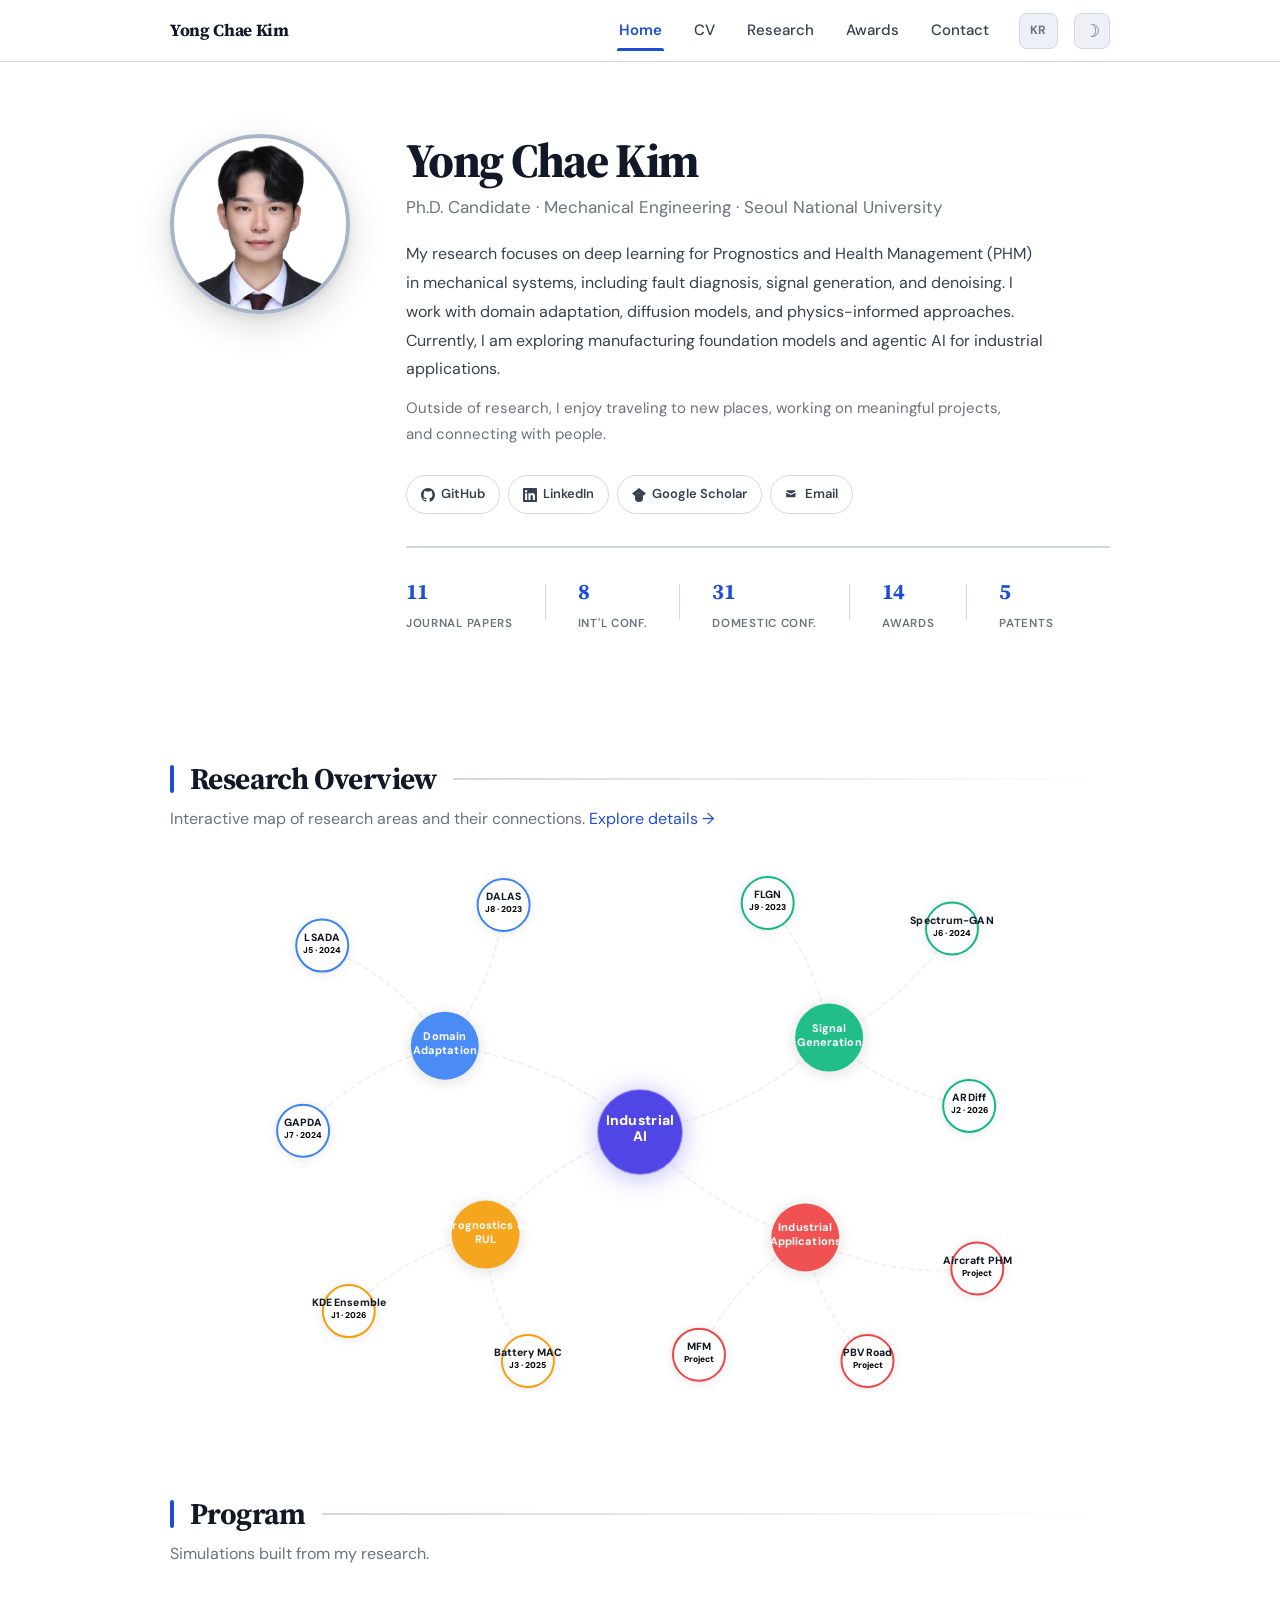
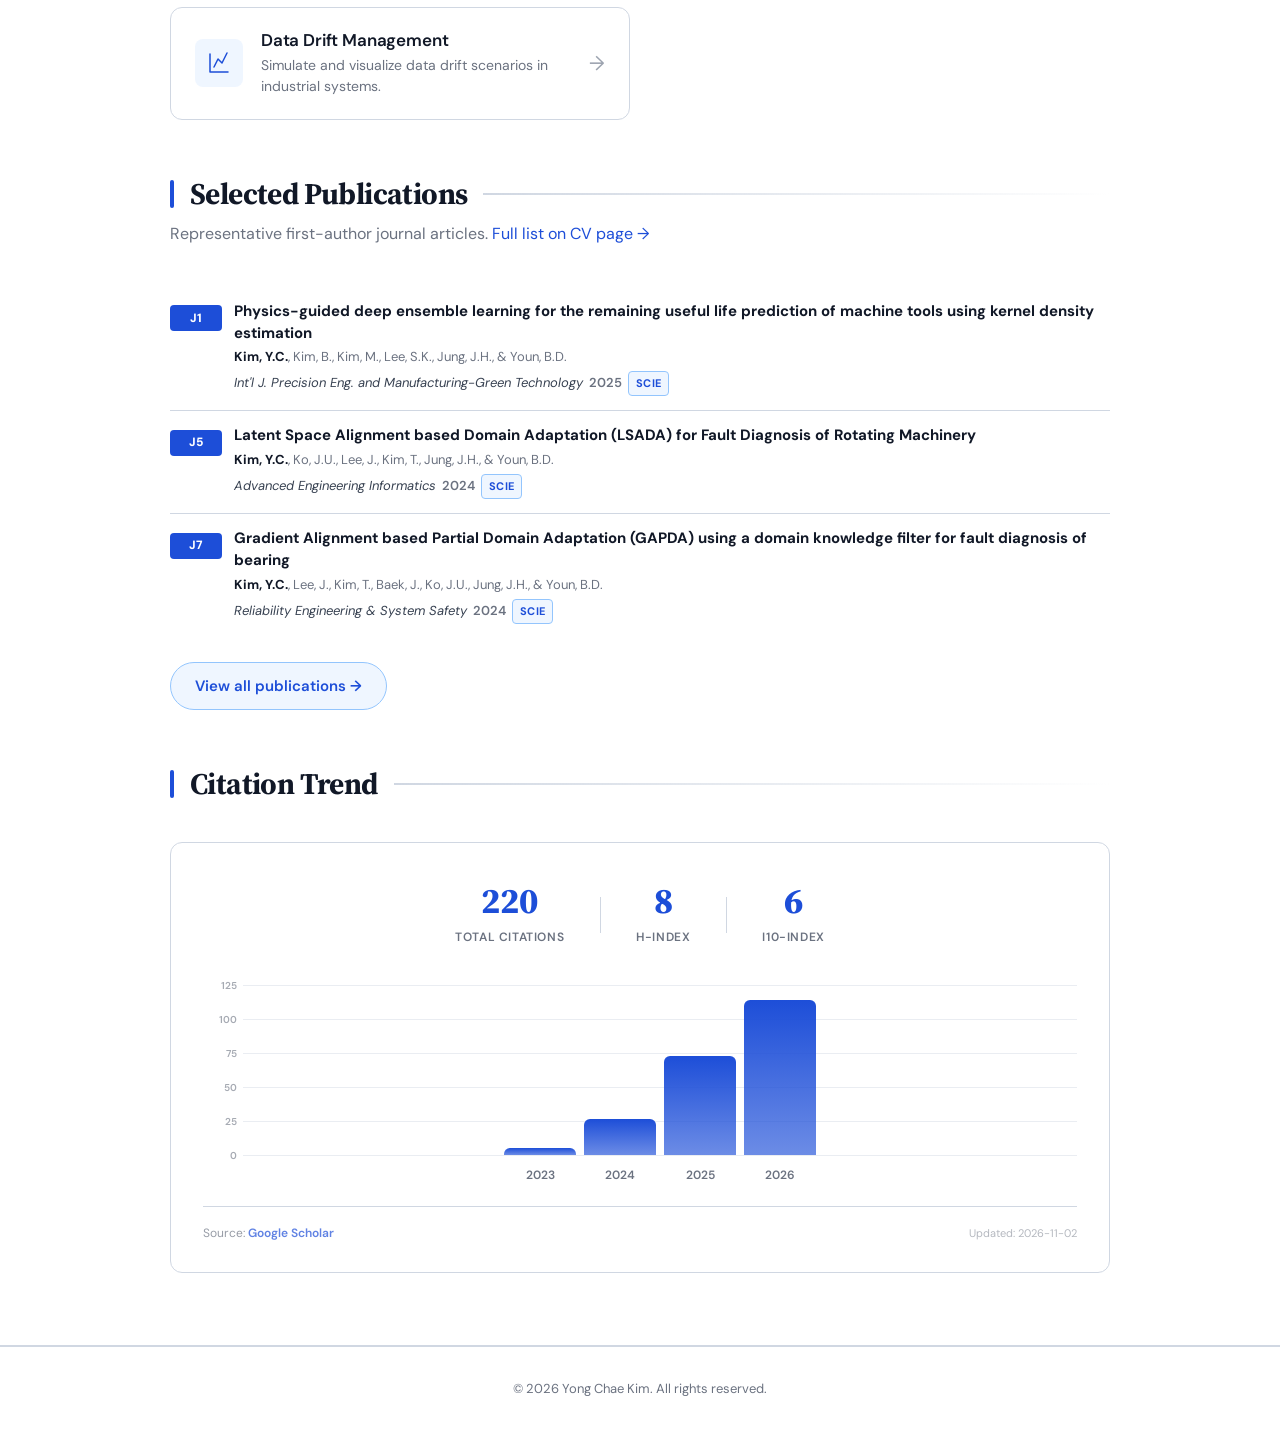
<file: index.html>
<!DOCTYPE html>
<html lang="en">
<head>
  <meta charset="UTF-8" />
  <meta name="viewport" content="width=device-width, initial-scale=1.0" />
  <meta name="google-site-verification" content="7yTsStuvCyZmAsUFYWviUglcWdcN8LbZcW2mOUUfMdM" />
  <title>Yong Chae Kim | Ph.D. Candidate, SNU</title>
  <meta name="description" content="Yong Chae Kim - Ph.D. Candidate in Mechanical Engineering at Seoul National University. Research on deep learning for fault diagnosis, domain adaptation, and signal generation." />
  <!-- Open Graph -->
  <meta property="og:title" content="Yong Chae Kim | Ph.D. Candidate, SNU" />
  <meta property="og:description" content="Ph.D. Candidate in Mechanical Engineering at Seoul National University. Deep learning for fault diagnosis, domain adaptation, and signal generation." />
  <meta property="og:type" content="website" />
  <meta property="og:url" content="https://yongchae.com/" />
  <meta property="og:image" content="https://yongchae.com/images/og-thumbnail.png" />
  <meta property="og:locale" content="en_US" />
  <meta property="og:locale:alternate" content="ko_KR" />
  <meta name="twitter:card" content="summary" />
  <meta name="twitter:title" content="Yong Chae Kim | Ph.D. Candidate, SNU" />
  <meta name="twitter:description" content="Deep learning for fault diagnosis, domain adaptation, and signal generation." />
  <meta name="twitter:image" content="https://yongchae.com/images/og-thumbnail.png" />
  <!-- hreflang -->
  <link rel="alternate" hreflang="en" href="https://yongchae.com/" />
  <link rel="alternate" hreflang="ko" href="https://yongchae.com/ko/" />
  <link rel="canonical" href="https://yongchae.com/" />
  <link rel="preconnect" href="https://fonts.googleapis.com" />
  <link rel="preconnect" href="https://fonts.gstatic.com" crossorigin />
  <link href="https://fonts.googleapis.com/css2?family=DM+Sans:wght@400;500;600;700;800&family=Source+Serif+4:wght@400;600;700;800&display=swap" rel="stylesheet" />
  <link rel="icon" type="image/svg+xml" href="favicon.svg" />
  <link rel="stylesheet" href="css/style.css?v=4" />
</head>
<body>

  <!-- ============================================================
       NAVIGATION
       ============================================================ -->
  <nav class="site-nav">
    <div class="nav-inner">
      <a href="/" class="nav-brand">Yong Chae Kim</a>
      <div class="nav-links">
        <a href="/"    data-page="index">Home</a>
        <a href="cv.html"       data-page="cv">CV</a>
        <a href="research.html" data-page="research">Research</a>
        <a href="awards.html"   data-page="awards">Awards</a>
        <a href="contact.html"  data-page="contact">Contact</a>
      </div>
      <a href="/ko/" class="lang-toggle" aria-label="Switch to Korean">KR</a>
      <button id="themeToggle" class="theme-toggle" aria-label="Switch to dark mode">&#9789;</button>
      <button id="navToggle" class="hamburger" aria-label="Toggle menu">
        <span></span><span></span><span></span>
      </button>
    </div>
  </nav>

  <!-- Mobile menu drawer -->
  <div class="mobile-menu" id="mobileMenu">
    <a href="/"    data-page="index">Home</a>
    <a href="cv.html"       data-page="cv">CV</a>
    <a href="research.html" data-page="research">Research</a>
    <a href="awards.html"   data-page="awards">Awards</a>
    <a href="contact.html"  data-page="contact">Contact</a>
    <button class="mobile-theme-toggle" id="mobileThemeToggle" aria-label="Toggle theme"><span class="theme-icon">&#9789;</span> Dark Mode</button>
  </div>

  <!-- ============================================================
       HERO
       ============================================================ -->
  <section class="hero">
    <div class="hero-inner">

      <!-- Profile photo -->
      <div class="hero-image-wrap">
        <img
          class="hero-image"
          id="heroProfileImage"
          src="images/profile/image.jpg"
          alt="Yong Chae Kim"
        />
      </div>

      <!-- Text column -->
      <div class="hero-content">
        <h1 class="hero-name">Yong Chae Kim</h1>
        <p class="hero-title">Ph.D. Candidate &middot; Mechanical Engineering &middot; Seoul National University</p>
        <p class="hero-bio">My research focuses on deep learning for Prognostics and Health Management (PHM) in mechanical systems, including fault diagnosis, signal generation, and denoising. I work with domain adaptation, diffusion models, and physics-informed approaches. Currently, I am exploring manufacturing foundation models and agentic AI for industrial applications.</p>
        <p class="hero-personal">Outside of research, I enjoy traveling to new places, working on meaningful projects, and connecting with people.</p>

        <!-- Social links -->
        <div class="social-links">
          <a href="https://github.com/97yong" class="social-link" target="_blank" rel="noopener" aria-label="GitHub">
            <svg viewBox="0 0 24 24" fill="currentColor">
              <path d="M12 0C5.374 0 0 5.373 0 12c0 5.302 3.438 9.8 8.207 11.387.599.111.793-.261.793-.577v-2.234c-3.338.726-4.033-1.416-4.033-1.416-.546-1.387-1.333-1.756-1.333-1.756-1.089-.745.083-.729.083-.729 1.205.084 1.839 1.237 1.839 1.237 1.07 1.834 2.807 1.304 3.492.997.107-.775.418-1.305.762-1.604-2.665-.305-5.467-1.334-5.467-5.931 0-1.311.469-2.381 1.236-3.221-.124-.303-.535-1.524.117-3.176 0 0 1.008-.322 3.301 1.23A11.509 11.509 0 0112 5.803c1.02.005 2.047.138 3.006.404 2.291-1.552 3.297-1.23 3.297-1.23.653 1.653.242 2.874.118 3.176.77.84 1.235 1.911 1.235 3.221 0 4.609-2.807 5.624-5.479 5.921.43.372.823 1.102.823 2.222v3.293c0 .319.192.694.801.576C20.566 21.797 24 17.3 24 12c0-6.627-5.373-12-12-12z"/>
            </svg>
            GitHub
          </a>
          <a href="https://www.linkedin.com/in/yong-chae-kim-89720b229" class="social-link" target="_blank" rel="noopener" aria-label="LinkedIn">
            <svg viewBox="0 0 24 24" fill="currentColor">
              <path d="M20.447 20.452h-3.554v-5.569c0-1.328-.027-3.037-1.852-3.037-1.853 0-2.136 1.445-2.136 2.939v5.667H9.351V9h3.414v1.561h.046c.477-.9 1.637-1.85 3.37-1.85 3.601 0 4.267 2.37 4.267 5.455v6.286zM5.337 7.433a2.062 2.062 0 01-2.063-2.065 2.064 2.064 0 112.063 2.065zm1.782 13.019H3.555V9h3.564v11.452zM22.225 0H1.771C.792 0 0 .774 0 1.729v20.542C0 23.227.792 24 1.771 24h20.451C23.2 24 24 23.227 24 22.271V1.729C24 .774 23.2 0 22.222 0h.003z"/>
            </svg>
            LinkedIn
          </a>
          <a href="https://scholar.google.com/citations?user=qex9tLkAAAAJ&hl=ko&authuser=1" class="social-link" target="_blank" rel="noopener" aria-label="Google Scholar">
            <svg viewBox="0 0 24 24" fill="currentColor">
              <path d="M5.242 13.769L0 9.5 12 0l12 9.5-5.242 4.269C17.548 11.249 14.978 9.5 12 9.5c-2.977 0-5.548 1.748-6.758 4.269zM12 10a7 7 0 100 14 7 7 0 000-14z"/>
            </svg>
            Google Scholar
          </a>
          <a href="mailto:313nara@snu.ac.kr" class="social-link" aria-label="Email">
            <svg viewBox="0 0 24 24" fill="currentColor">
              <path d="M2.003 5.884L10 9.882l7.997-3.998A2 2 0 0016 4H4a2 2 0 00-1.997 1.884z"/>
              <path d="M18 8.118l-8 4-8-4V14a2 2 0 002 2h12a2 2 0 002-2V8.118z"/>
            </svg>
            Email
          </a>
        </div>

        <!-- Stats row (auto-populated from JSON) -->
        <div class="stats-row">
          <div class="stat-item">
            <span class="stat-num" id="statJournals">—</span>
            <span class="stat-label">Journal Papers</span>
          </div>
          <div class="stat-divider" aria-hidden="true"></div>
          <div class="stat-item">
            <span class="stat-num" id="statIntlConf">—</span>
            <span class="stat-label">Int'l Conf.</span>
          </div>
          <div class="stat-divider" aria-hidden="true"></div>
          <div class="stat-item">
            <span class="stat-num" id="statDomConf">—</span>
            <span class="stat-label">Domestic Conf.</span>
          </div>
          <div class="stat-divider" aria-hidden="true"></div>
          <div class="stat-item">
            <span class="stat-num" id="statAwards">—</span>
            <span class="stat-label">Awards</span>
          </div>
          <div class="stat-divider" aria-hidden="true"></div>
          <div class="stat-item">
            <span class="stat-num" id="statPatents">—</span>
            <span class="stat-label">Patents</span>
          </div>
        </div>

      </div><!-- /hero-content -->
    </div><!-- /hero-inner -->
  </section>

  <!-- ============================================================
       RESEARCH STRUCTURE GRAPH
       ============================================================ -->
  <section class="research-graph-section">
    <div class="page-container">
      <div class="section-header">
        <h2 class="section-title fade-in">Research Overview</h2>
        <p class="section-subtitle fade-in" data-delay="1">Interactive map of research areas and their connections. <a href="research.html">Explore details &rarr;</a></p>
      </div>
      <div class="research-graph-wrap fade-in" data-delay="2">
        <svg id="researchGraph" viewBox="0 0 900 520" preserveAspectRatio="xMidYMid meet"></svg>
      </div>
    </div>
  </section>

  <!-- ============================================================
       PROGRAM
       ============================================================ -->
  <section class="program-section">
    <div class="page-container">
      <div class="section-header">
        <h2 class="section-title fade-in">Program</h2>
        <p class="section-subtitle fade-in" data-delay="1">Simulations built from my research.</p>
      </div>
      <div class="program-grid fade-in" data-delay="2">
        <a href="https://97yong.github.io/simulation_data_drift/" class="program-card" target="_blank" rel="noopener">
          <div class="program-card-icon">
            <svg viewBox="0 0 24 24" fill="none" stroke="currentColor" stroke-width="1.5" stroke-linecap="round" stroke-linejoin="round">
              <path d="M3 3v18h18"/>
              <path d="M7 16l4-8 4 4 5-10"/>
            </svg>
          </div>
          <div class="program-card-body">
            <h3 class="program-card-title">Data Drift Management</h3>
            <p class="program-card-desc">Simulate and visualize data drift scenarios in industrial systems.</p>
          </div>
          <span class="program-card-arrow">&rarr;</span>
        </a>
      </div>
    </div>
  </section>

  <!-- ============================================================
       SELECTED PUBLICATIONS
       ============================================================ -->
  <main class="page-main" style="padding-top: 0; padding-bottom: 0;">
    <div class="page-container">

      <!-- Selected Publications -->
      <section style="margin-bottom: 56px;">
        <div class="section-header">
          <h2 class="section-title fade-in">Selected Publications</h2>
          <p class="section-subtitle fade-in" data-delay="1">Representative first-author journal articles. <a href="cv.html">Full list on CV page &rarr;</a></p>
        </div>

        <div class="pub-list">

          <!-- J1 -->
          <div class="pub-item fade-in">
            <div class="pub-id-col">
              <span class="pub-id">J1</span>
            </div>
            <div class="pub-content">
              <div class="pub-title">
                Physics-guided deep ensemble learning for the remaining useful life prediction of machine tools using kernel density estimation
              </div>
              <div class="pub-authors"><strong class="self">Kim, Y.C.</strong>, Kim, B., Kim, M., Lee, S.K., Jung, J.H., &amp; Youn, B.D.</div>
              <div class="pub-meta">
                <span class="pub-venue">Int'l J. Precision Eng. and Manufacturing-Green Technology</span>
                <span class="pub-year">2025</span>
                <span class="pill-index">SCIE</span>
              </div>
            </div>
          </div>

          <!-- J5 -->
          <div class="pub-item fade-in" data-delay="1">
            <div class="pub-id-col">
              <span class="pub-id">J5</span>
            </div>
            <div class="pub-content">
              <div class="pub-title">
                Latent Space Alignment based Domain Adaptation (LSADA) for Fault Diagnosis of Rotating Machinery
              </div>
              <div class="pub-authors"><strong class="self">Kim, Y.C.</strong>, Ko, J.U., Lee, J., Kim, T., Jung, J.H., &amp; Youn, B.D.</div>
              <div class="pub-meta">
                <span class="pub-venue">Advanced Engineering Informatics</span>
                <span class="pub-year">2024</span>
                <span class="pill-index">SCIE</span>
              </div>
            </div>
          </div>

          <!-- J7 -->
          <div class="pub-item fade-in" data-delay="2">
            <div class="pub-id-col">
              <span class="pub-id">J7</span>
            </div>
            <div class="pub-content">
              <div class="pub-title">
                Gradient Alignment based Partial Domain Adaptation (GAPDA) using a domain knowledge filter for fault diagnosis of bearing
              </div>
              <div class="pub-authors"><strong class="self">Kim, Y.C.</strong>, Lee, J., Kim, T., Baek, J., Ko, J.U., Jung, J.H., &amp; Youn, B.D.</div>
              <div class="pub-meta">
                <span class="pub-venue">Reliability Engineering &amp; System Safety</span>
                <span class="pub-year">2024</span>
                <span class="pill-index">SCIE</span>
              </div>
            </div>
          </div>

        </div><!-- /pub-list -->

        <div style="margin-top: 24px;">
          <a href="cv.html" class="btn btn-outline">View all publications &rarr;</a>
        </div>
      </section>

      <!-- ============================================================
           CITATION TREND CHART
           ============================================================ -->
      <section class="citation-section" style="margin-bottom: 56px;">
        <div class="section-header">
          <h2 class="section-title fade-in">Citation Trend</h2>
        </div>
        <div class="citation-chart-wrap fade-in" data-delay="1">
          <div class="citation-stats">
            <div class="citation-stat">
              <span class="citation-stat-num" id="citTotal">—</span>
              <span class="citation-stat-label">Total Citations</span>
            </div>
            <div class="citation-stat">
              <span class="citation-stat-num" id="citHIndex">—</span>
              <span class="citation-stat-label">h-index</span>
            </div>
            <div class="citation-stat">
              <span class="citation-stat-num" id="citI10">—</span>
              <span class="citation-stat-label">i10-index</span>
            </div>
          </div>
          <div class="citation-chart-area">
            <div class="citation-grid-lines" id="citGridLines"></div>
            <div class="citation-chart" id="citationChart">
              <!-- Rendered by JS -->
            </div>
          </div>
          <div class="citation-footer">
            <p class="citation-source">Source: <a href="https://scholar.google.com/citations?user=qex9tLkAAAAJ" target="_blank" rel="noopener">Google Scholar</a></p>
            <span class="citation-updated" id="citUpdated"></span>
          </div>
        </div>
      </section>

    </div><!-- /page-container -->
  </main>


  <!-- ============================================================
       FOOTER
       ============================================================ -->
  <footer class="site-footer">
    <p>&copy; 2026 Yong Chae Kim. All rights reserved.</p>
  </footer>

  <script src="js/main.js?v=3"></script>
  <script>
    document.addEventListener('DOMContentLoaded', async () => {
      // Apply profile image adjustments from site.json
      try {
        const data = await loadJSON('data/site.json');
        const img = document.getElementById('heroProfileImage');
        if (img && data.profileImage) img.src = data.profileImage;
        if (img && data.profileImageAdjust) {
          const adj = data.profileImageAdjust;
          img.style.transformOrigin = (adj.posX ?? 50) + '% ' + (adj.posY ?? 50) + '%';
          if (adj.zoom && adj.zoom !== 100) {
            img.style.transform = 'scale(' + (adj.zoom / 100) + ')';
          }
        }
      } catch(e) {}

      // Auto-populate stats from JSON data
      try {
        const [pub, awards] = await Promise.all([
          loadJSON('data/publications.json'),
          loadJSON('data/awards.json')
        ]);
        const jCount = (pub.journals || []).length;
        const intlCount = (pub.conferences || []).length;
        const domCount = (pub.domesticConferences || []).length;
        const aCount = (awards.competitions || []).length;
        const pCount = (pub.patents ? (pub.patents.registered || []).length + (pub.patents.applications || []).length : 0);
        document.getElementById('statJournals').textContent = jCount;
        document.getElementById('statIntlConf').textContent = intlCount;
        document.getElementById('statDomConf').textContent = domCount;
        document.getElementById('statAwards').textContent = aCount;
        document.getElementById('statPatents').textContent = pCount;
      } catch(e) {}

      // Citation trend chart
      try {
        const cit = await loadJSON('data/citations.json');

        function animateCount(el, target) {
          var duration = 1200;
          var startTime = null;
          function step(ts) {
            if (!startTime) startTime = ts;
            var progress = Math.min((ts - startTime) / duration, 1);
            var ease = 1 - Math.pow(1 - progress, 3);
            el.textContent = Math.round(target * ease);
            if (progress < 1) requestAnimationFrame(step);
          }
          requestAnimationFrame(step);
        }

        const elTotal  = document.getElementById('citTotal');
        const elHIndex = document.getElementById('citHIndex');
        const elI10    = document.getElementById('citI10');
        if (elTotal)  animateCount(elTotal,  cit.totalCitations || 0);
        if (elHIndex) animateCount(elHIndex, cit.hIndex || 0);
        if (elI10)    animateCount(elI10,    cit.i10Index || 0);

        // Last updated
        const updEl = document.getElementById('citUpdated');
        if (updEl && cit.lastUpdated) {
          updEl.textContent = 'Updated: ' + cit.lastUpdated;
        }

        const chart = document.getElementById('citationChart');
        const gridLines = document.getElementById('citGridLines');
        const years = Object.keys(cit.citesPerYear || {}).sort();
        if (chart && years.length > 0) {
          const counts = years.map(y => cit.citesPerYear[y]);
          const maxCount = Math.max(...counts, 1);
          const chartHeight = chart.clientHeight || 200;

          // Draw horizontal grid lines at round intervals (10, 20, 30...)
          if (gridLines) {
            var interval = maxCount <= 50 ? 10 : maxCount <= 100 ? 20 : maxCount <= 200 ? 25 : 50;
            var gridMax = Math.ceil(maxCount / interval) * interval;
            for (var g = 0; g <= gridMax; g += interval) {
              var pct = (g / gridMax) * 100;
              var line = document.createElement('div');
              line.className = 'citation-grid-line';
              line.style.bottom = pct + '%';
              gridLines.appendChild(line);
              var label = document.createElement('div');
              label.className = 'citation-grid-label';
              label.style.bottom = pct + '%';
              label.textContent = g;
              gridLines.appendChild(label);
            }
          }

          // Use gridMax for bar height calculation
          var barMax = Math.ceil(maxCount / (maxCount <= 50 ? 10 : maxCount <= 100 ? 20 : maxCount <= 200 ? 25 : 50)) * (maxCount <= 50 ? 10 : maxCount <= 100 ? 20 : maxCount <= 200 ? 25 : 50);

          years.forEach(function(year, i) {
            const count = counts[i];
            const barHeight = barMax > 0 ? Math.max((count / barMax) * (chartHeight - 30), count > 0 ? 4 : 0) : 0;

            const group = document.createElement('div');
            group.className = 'citation-bar-group';

            const countEl = document.createElement('div');
            countEl.className = 'citation-bar-count';
            countEl.textContent = count;

            const bar = document.createElement('div');
            bar.className = 'citation-bar';
            bar.style.height = barHeight + 'px';
            bar.style.transitionDelay = (i * 0.12) + 's';

            const yearEl = document.createElement('div');
            yearEl.className = 'citation-bar-year';
            yearEl.textContent = year;

            group.appendChild(countEl);
            group.appendChild(bar);
            group.appendChild(yearEl);
            chart.appendChild(group);
          });

          // Animate bars + show counts when scrolled into view
          const observer = new IntersectionObserver(function(entries) {
            entries.forEach(function(entry) {
              if (entry.isIntersecting) {
                chart.querySelectorAll('.citation-bar').forEach(function(b) {
                  b.classList.add('animate');
                });
                setTimeout(function() {
                  chart.querySelectorAll('.citation-bar-count').forEach(function(c) {
                    c.classList.add('show');
                  });
                }, 600);
                observer.disconnect();
              }
            });
          }, { threshold: 0.2 });
          observer.observe(chart);
        }
      } catch(e) {}
    });
  </script>
  <script>
    // Interactive Force-Directed Research Graph
    document.addEventListener('DOMContentLoaded', function () {
      var svg = document.getElementById('researchGraph');
      if (!svg) return;
      var wrap = svg.closest('.research-graph-wrap');
      var W = 900, H = 520;

      // Category colors
      var colors = {
        center: '#4F46E5',
        da: '#3B82F6',
        sg: '#10B981',
        prog: '#F59E0B',
        app: '#EF4444'
      };

      // All nodes: { id, label, sub, x, y, r, type, branch, desc, fixed }
      var nodes = [
        { id: 'center', label: 'Industrial AI', x: 450, y: 260, r: 42, type: 'center', branch: 'center', fixed: true },
        // Domain Adaptation
        { id: 'da', label: 'Domain Adaptation', x: 200, y: 140, r: 34, type: 'branch', branch: 'da' },
        { id: 'lsada', label: 'LSADA', sub: 'J5 · 2024', x: 70, y: 60, r: 26, type: 'leaf', branch: 'da', desc: 'Latent Space Alignment Domain Adaptation for unsupervised fault diagnosis' },
        { id: 'gapda', label: 'GAPDA', sub: 'J7 · 2024', x: 80, y: 230, r: 26, type: 'leaf', branch: 'da', desc: 'Gradient Alignment Partial Domain Adaptation with domain knowledge filter' },
        { id: 'dalas', label: 'DALAS', sub: 'J8 · 2023', x: 200, y: 30, r: 26, type: 'leaf', branch: 'da', desc: 'Label-aligned sampling for imbalanced cross-domain fault diagnosis' },
        // Signal Generation
        { id: 'sg', label: 'Signal Generation', x: 700, y: 140, r: 34, type: 'branch', branch: 'sg' },
        { id: 'flgn', label: 'FLGN', sub: 'J9 · 2023', x: 700, y: 30, r: 26, type: 'leaf', branch: 'sg', desc: 'Frequency-learning generative network for variable-length vibration signals' },
        { id: 'gan', label: 'Spectrum-GAN', sub: 'J6 · 2024', x: 830, y: 60, r: 26, type: 'leaf', branch: 'sg', desc: 'Spectral loss & density-directionality sampling for fault signal generation' },
        { id: 'ardiff', label: 'ARDiff', sub: 'J2 · 2026', x: 830, y: 220, r: 26, type: 'leaf', branch: 'sg', desc: 'Adaptive reverse-step diffusion for unsupervised vibration denoising' },
        // Prognostics
        { id: 'prog', label: 'Prognostics & RUL', x: 260, y: 420, r: 34, type: 'branch', branch: 'prog' },
        { id: 'kde', label: 'KDE Ensemble', sub: 'J1 · 2026', x: 120, y: 470, r: 26, type: 'leaf', branch: 'prog', desc: 'Physics-guided transformer ensemble with KDE for tool remaining useful life' },
        { id: 'batt', label: 'Battery MAC', sub: 'J3 · 2025', x: 300, y: 490, r: 26, type: 'leaf', branch: 'prog', desc: 'Partial charge matrix framework for battery maximum available capacity' },
        // Industrial Applications
        { id: 'app', label: 'Industrial Applications', x: 640, y: 420, r: 34, type: 'branch', branch: 'app' },
        { id: 'mfm', label: 'MFM', sub: 'Project', x: 560, y: 490, r: 26, type: 'leaf', branch: 'app', desc: 'Large-scale multimodal foundation model for manufacturing data' },
        { id: 'pbv', label: 'PBV Road', sub: 'Project', x: 700, y: 490, r: 26, type: 'leaf', branch: 'app', desc: 'Deep learning for road diagnostics: anomaly detection & pothole identification' },
        { id: 'air', label: 'Aircraft PHM', sub: 'Project', x: 810, y: 460, r: 26, type: 'leaf', branch: 'app', desc: 'Flight data recorder analysis with autoencoder for engine anomaly detection' }
      ];

      // Edges: [sourceId, targetId]
      var edges = [
        ['center','da'],['center','sg'],['center','prog'],['center','app'],
        ['da','lsada'],['da','gapda'],['da','dalas'],
        ['sg','flgn'],['sg','gan'],['sg','ardiff'],
        ['prog','kde'],['prog','batt'],
        ['app','mfm'],['app','pbv'],['app','air']
      ];

      var nodeMap = {};
      nodes.forEach(function(n) { n.vx = 0; n.vy = 0; nodeMap[n.id] = n; });

      // SVG helper
      function el(tag, attrs) {
        var e = document.createElementNS('http://www.w3.org/2000/svg', tag);
        for (var k in attrs) e.setAttribute(k, attrs[k]);
        return e;
      }

      // Defs: gradients & glow filter
      var defs = el('defs', {});
      // Glow filter
      defs.innerHTML =
        '<filter id="glow" x="-50%" y="-50%" width="200%" height="200%">' +
          '<feGaussianBlur stdDeviation="3" result="blur"/>' +
          '<feMerge><feMergeNode in="blur"/><feMergeNode in="SourceGraphic"/></feMerge>' +
        '</filter>';
      svg.appendChild(defs);

      // Edge layer
      var edgeLayer = el('g', { class: 'rg-edge-layer' });
      svg.appendChild(edgeLayer);
      // Node layer
      var nodeLayer = el('g', { class: 'rg-node-layer' });
      svg.appendChild(nodeLayer);

      // Draw edges as paths (curved)
      var edgeEls = [];
      edges.forEach(function(e) {
        var path = el('path', { class: 'rg-edge', 'data-branch': nodeMap[e[1]].branch, 'data-src': e[0], 'data-tgt': e[1] });
        edgeLayer.appendChild(path);
        edgeEls.push({ src: e[0], tgt: e[1], el: path });
      });

      function updateEdge(ee) {
        var s = nodeMap[ee.src], t = nodeMap[ee.tgt];
        var mx = (s.x + t.x) / 2, my = (s.y + t.y) / 2;
        var dx = t.x - s.x, dy = t.y - s.y;
        var len = Math.sqrt(dx*dx + dy*dy) || 1;
        var off = len * 0.15;
        var cx = mx + (-dy / len) * off;
        var cy = my + (dx / len) * off;
        ee.el.setAttribute('d', 'M' + s.x + ',' + s.y + ' Q' + cx + ',' + cy + ' ' + t.x + ',' + t.y);
      }

      // Draw nodes
      var nodeEls = [];
      nodes.forEach(function(n) {
        var g = el('g', { class: 'rg-node-group', 'data-id': n.id, 'data-branch': n.branch, style: 'cursor:grab' });

        // Circle
        var c = el('circle', {
          cx: 0, cy: 0, r: n.r,
          class: 'rg-circle rg-circle-' + n.type,
          fill: n.type === 'center' ? colors.center : (n.type === 'branch' ? colors[n.branch] : 'var(--color-bg-card, var(--color-bg))'),
          stroke: colors[n.branch],
          'stroke-width': n.type === 'leaf' ? 2 : 0
        });
        g.appendChild(c);

        // Pulse ring for center
        if (n.type === 'center') {
          var pulse = el('circle', { cx: 0, cy: 0, r: n.r, class: 'rg-pulse', fill: 'none', stroke: colors.center, 'stroke-width': 2, opacity: 0.4 });
          g.insertBefore(pulse, c);
        }

        // Label — auto-wrap long text for center/branch nodes
        var maxChars = n.type === 'center' ? 12 : n.type === 'branch' ? 14 : 20;
        var words = n.label.split(' ');
        var lines = [];
        var cur = '';
        words.forEach(function(w) {
          if (cur && (cur + ' ' + w).length > maxChars) { lines.push(cur); cur = w; }
          else { cur = cur ? cur + ' ' + w : w; }
        });
        if (cur) lines.push(cur);

        if (n.sub) lines.push(n.sub);

        var totalLines = lines.length;
        var lineH = n.type === 'center' ? 16 : n.type === 'branch' ? 14 : 12;
        var startY = -(totalLines - 1) * lineH / 2 + 1;

        lines.forEach(function(line, li) {
          var isSub = n.sub && li === totalLines - 1;
          var cls = isSub ? 'rg-sublabel rg-sublabel-' + n.type : 'rg-label rg-label-' + n.type;
          var t = el('text', { x: 0, y: startY + li * lineH, class: cls });
          t.textContent = line;
          g.appendChild(t);
        });

        g.setAttribute('transform', 'translate(' + n.x + ',' + n.y + ')');
        nodeLayer.appendChild(g);
        n.el = g;
        nodeEls.push(n);
      });

      // Tooltip
      var tooltip = document.createElement('div');
      tooltip.className = 'rg-tooltip';
      tooltip.innerHTML = '<div class="rg-tooltip-title"></div><div class="rg-tooltip-desc"></div>';
      wrap.appendChild(tooltip);

      function showTooltip(n) {
        if (!n.desc) return;
        var rect = wrap.getBoundingClientRect();
        var svgRect = svg.getBoundingClientRect();
        var sx = svgRect.width / W, sy = svgRect.height / H;
        var px = n.x * sx + svgRect.left - rect.left;
        var py = n.y * sy + svgRect.top - rect.top;
        tooltip.querySelector('.rg-tooltip-title').textContent = n.label;
        tooltip.querySelector('.rg-tooltip-desc').textContent = n.desc;
        tooltip.style.left = Math.max(8, Math.min(px - 130, rect.width - 270)) + 'px';
        tooltip.style.top = (py - n.r * sy - 68) + 'px';
        tooltip.classList.add('visible');
      }
      function hideTooltip() { tooltip.classList.remove('visible'); }

      // Hover highlighting
      nodes.forEach(function(n) {
        n.el.addEventListener('mouseenter', function() {
          n.el.classList.add('hovered');
          edgeEls.forEach(function(ee) {
            if (ee.src === n.id || ee.tgt === n.id || ee.src === n.branch || (n.type === 'branch' && nodeMap[ee.tgt].branch === n.id)) {
              ee.el.classList.add('active');
            }
          });
          showTooltip(n);
        });
        n.el.addEventListener('mouseleave', function() {
          n.el.classList.remove('hovered');
          edgeEls.forEach(function(ee) { ee.el.classList.remove('active'); });
          hideTooltip();
        });
        if (n.type === 'leaf') {
          n.el.addEventListener('click', function(e) {
            if (!n._dragged) window.location.href = 'research.html';
          });
        }
      });

      // Force simulation with auto-stop
      var damping = 0.85;
      var running = true;
      var animId = null;
      var springLen = { center: 180, branch: 120 };
      var springK = 0.008;
      var repulsion = 8000;
      var centerGravity = 0.0005;
      var stableFrames = 0;

      function tick() {
        // Repulsion between all nodes
        for (var i = 0; i < nodes.length; i++) {
          for (var j = i + 1; j < nodes.length; j++) {
            var a = nodes[i], b = nodes[j];
            var dx = b.x - a.x, dy = b.y - a.y;
            var dist = Math.sqrt(dx*dx + dy*dy) || 1;
            var minDist = a.r + b.r + 10;
            if (dist < minDist * 3) {
              var force = repulsion / (dist * dist);
              var fx = (dx / dist) * force, fy = (dy / dist) * force;
              if (!a.fixed) { a.vx -= fx; a.vy -= fy; }
              if (!b.fixed) { b.vx += fx; b.vy += fy; }
            }
          }
        }

        // Spring forces along edges
        edgeEls.forEach(function(ee) {
          var s = nodeMap[ee.src], t = nodeMap[ee.tgt];
          var dx = t.x - s.x, dy = t.y - s.y;
          var dist = Math.sqrt(dx*dx + dy*dy) || 1;
          var ideal = s.type === 'center' ? springLen.center : springLen.branch;
          var force = (dist - ideal) * springK;
          var fx = (dx / dist) * force, fy = (dy / dist) * force;
          if (!s.fixed) { s.vx += fx; s.vy += fy; }
          if (!t.fixed) { t.vx -= fx; t.vy -= fy; }
        });

        // Center gravity
        nodes.forEach(function(n) {
          if (n.fixed) return;
          n.vx += (W / 2 - n.x) * centerGravity;
          n.vy += (H / 2 - n.y) * centerGravity;
        });

        // Integrate
        var totalV = 0;
        nodes.forEach(function(n) {
          if (n.fixed || n._dragging) return;
          n.vx *= damping;
          n.vy *= damping;
          n.x += n.vx;
          n.y += n.vy;
          n.x = Math.max(n.r + 5, Math.min(W - n.r - 5, n.x));
          n.y = Math.max(n.r + 5, Math.min(H - n.r - 5, n.y));
          totalV += Math.abs(n.vx) + Math.abs(n.vy);
        });

        // Update positions
        nodes.forEach(function(n) {
          n.el.setAttribute('transform', 'translate(' + n.x.toFixed(1) + ',' + n.y.toFixed(1) + ')');
        });
        edgeEls.forEach(updateEdge);

        // Auto-stop when stable
        if (totalV < 0.5) {
          stableFrames++;
          if (stableFrames > 30) { running = false; }
        } else {
          stableFrames = 0;
        }

        if (running) animId = requestAnimationFrame(tick);
      }

      // Run simulation
      animId = requestAnimationFrame(tick);
      setTimeout(function() { damping = 0.5; }, 1500);
      setTimeout(function() { damping = 0.15; }, 3000);

      // Drag handling
      var dragNode = null, dragOffset = { x: 0, y: 0 };

      function getSVGPoint(e) {
        var rect = svg.getBoundingClientRect();
        var touch = e.touches ? e.touches[0] : e;
        return {
          x: (touch.clientX - rect.left) / rect.width * W,
          y: (touch.clientY - rect.top) / rect.height * H
        };
      }

      function onStart(e) {
        var target = e.target.closest('.rg-node-group');
        if (!target) return;
        var id = target.getAttribute('data-id');
        var n = nodeMap[id];
        if (!n || n.type === 'center') return;
        e.preventDefault();
        var pt = getSVGPoint(e);
        dragNode = n;
        dragNode._dragging = true;
        dragNode._dragged = false;
        dragOffset.x = n.x - pt.x;
        dragOffset.y = n.y - pt.y;
        target.style.cursor = 'grabbing';
        damping = 0.85;
        stableFrames = 0;
        if (!running) { running = true; animId = requestAnimationFrame(tick); }
      }

      function onMove(e) {
        if (!dragNode) return;
        e.preventDefault();
        var pt = getSVGPoint(e);
        dragNode.x = Math.max(dragNode.r, Math.min(W - dragNode.r, pt.x + dragOffset.x));
        dragNode.y = Math.max(dragNode.r, Math.min(H - dragNode.r, pt.y + dragOffset.y));
        dragNode.vx = 0; dragNode.vy = 0;
        dragNode._dragged = true;
      }

      function onEnd() {
        if (!dragNode) return;
        dragNode.el.style.cursor = 'grab';
        dragNode._dragging = false;
        dragNode = null;
        setTimeout(function() { damping = 0.3; }, 500);
        setTimeout(function() { damping = 0.1; }, 2000);
      }

      svg.addEventListener('mousedown', onStart);
      svg.addEventListener('touchstart', onStart, { passive: false });
      window.addEventListener('mousemove', onMove);
      window.addEventListener('touchmove', onMove, { passive: false });
      window.addEventListener('mouseup', onEnd);
      window.addEventListener('touchend', onEnd);
    });
  </script>
</body>
</html>
</file>
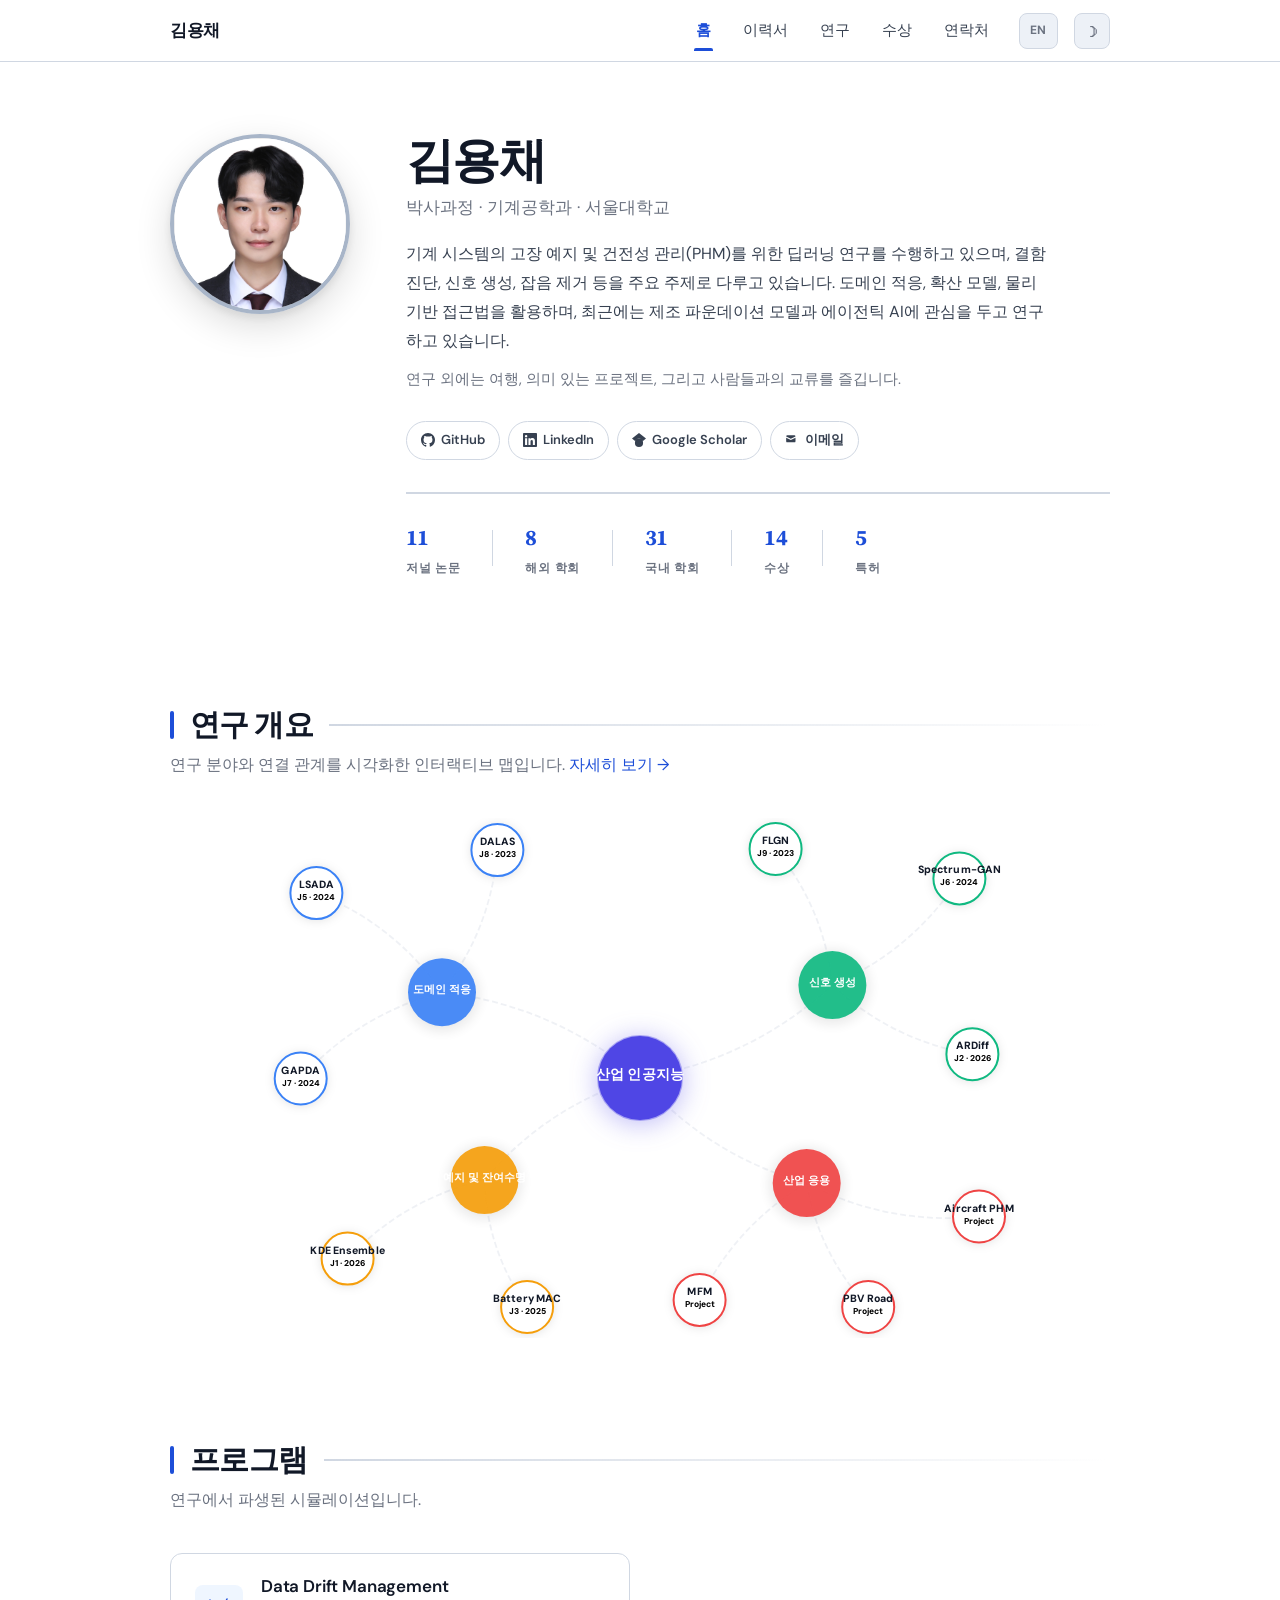
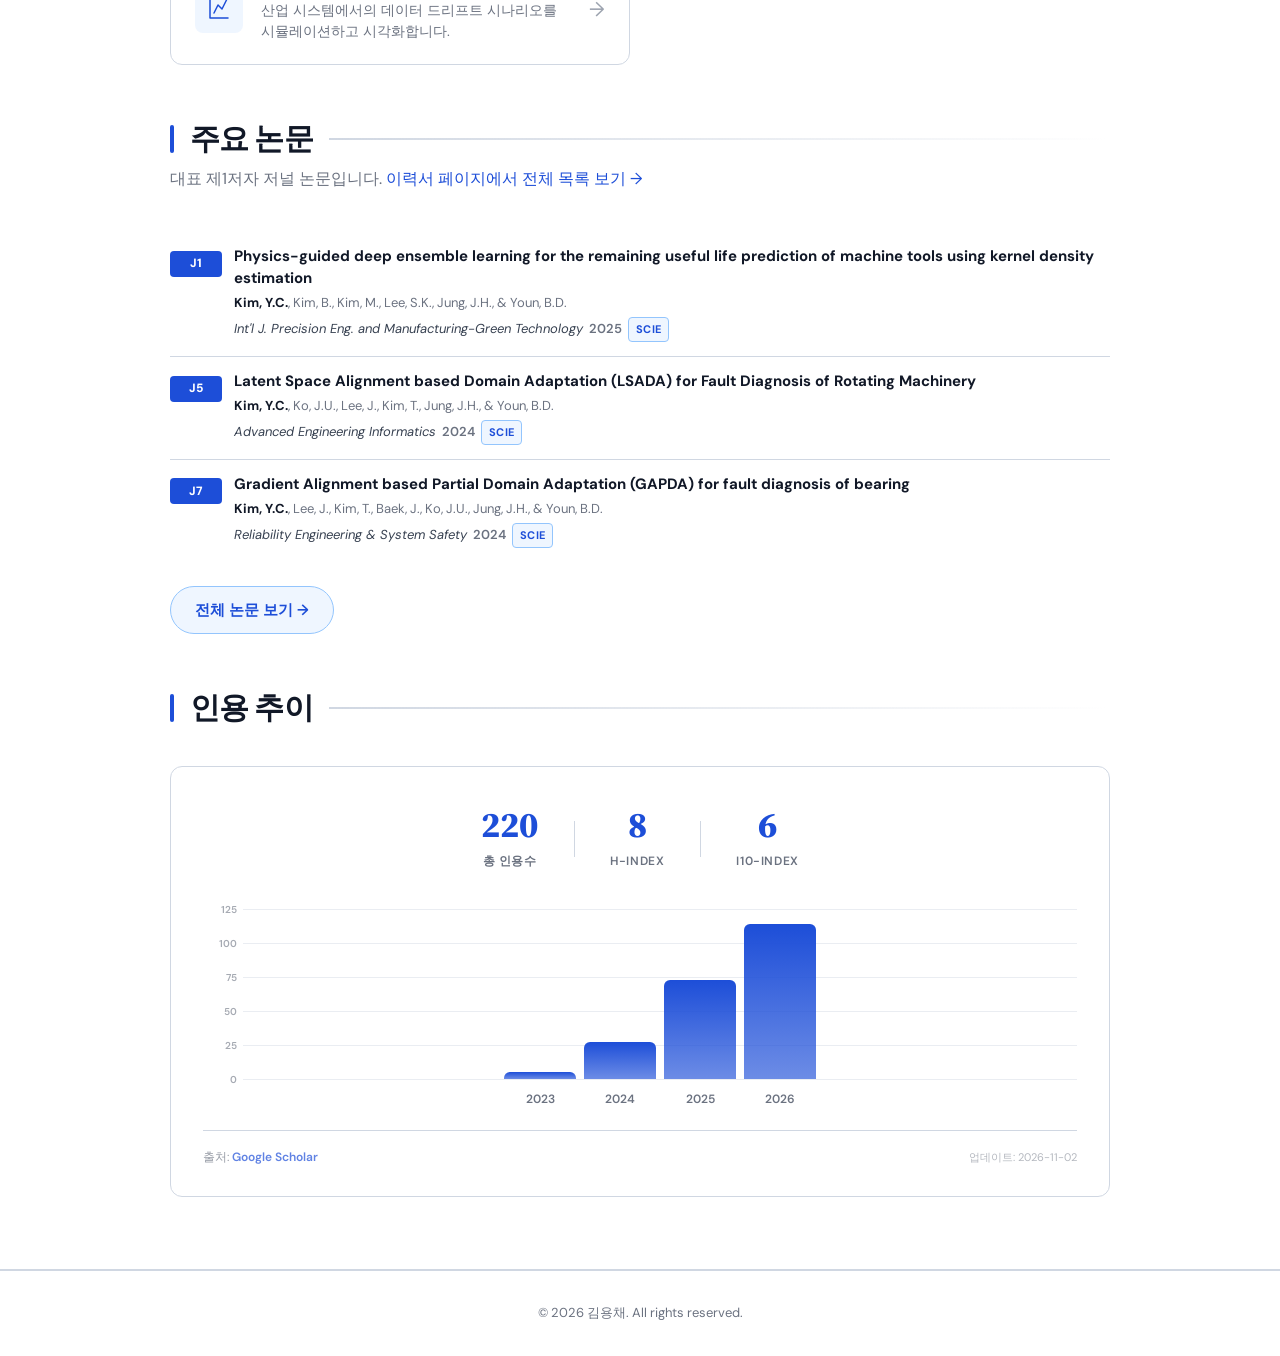
<file: ko/index.html>
<!DOCTYPE html>
<html lang="ko">
<head>
  <meta charset="UTF-8" />
  <meta name="viewport" content="width=device-width, initial-scale=1.0" />
  <title>김용채 | 박사과정, 서울대학교</title>
  <meta name="description" content="김용채 - 서울대학교 기계공학과 박사과정. 결함 진단, 도메인 적응, 신호 생성을 위한 딥러닝 연구." />
  <meta property="og:title" content="김용채 | 박사과정, 서울대학교" />
  <meta property="og:description" content="서울대학교 기계공학과 박사과정. 결함 진단, 도메인 적응, 신호 생성을 위한 딥러닝 연구." />
  <meta property="og:type" content="website" />
  <meta property="og:url" content="https://yongchae.com/ko/" />
  <meta property="og:image" content="https://yongchae.com/images/og-thumbnail.png" />
  <meta property="og:locale" content="ko_KR" />
  <meta property="og:locale:alternate" content="en_US" />
  <link rel="alternate" hreflang="en" href="https://yongchae.com/" />
  <link rel="alternate" hreflang="ko" href="https://yongchae.com/ko/" />
  <link rel="canonical" href="https://yongchae.com/ko/" />
  <link rel="preconnect" href="https://fonts.googleapis.com" />
  <link rel="preconnect" href="https://fonts.gstatic.com" crossorigin />
  <link href="https://fonts.googleapis.com/css2?family=DM+Sans:wght@400;500;600;700;800&family=Source+Serif+4:wght@400;600;700;800&display=swap" rel="stylesheet" />
  <link rel="icon" type="image/svg+xml" href="../favicon.svg" />
  <link rel="stylesheet" href="../css/style.css?v=4" />
</head>
<body>

  <!-- ============================================================
       NAVIGATION
       ============================================================ -->
  <nav class="site-nav">
    <div class="nav-inner">
      <a href="/ko/" class="nav-brand">김용채</a>
      <div class="nav-links">
        <a href="/ko/"              data-page="index">홈</a>
        <a href="/ko/cv.html"       data-page="cv">이력서</a>
        <a href="/ko/research.html" data-page="research">연구</a>
        <a href="/ko/awards.html"   data-page="awards">수상</a>
        <a href="/ko/contact.html"  data-page="contact">연락처</a>
      </div>
      <a href="/" class="lang-toggle" aria-label="Switch to English">EN</a>
      <button id="themeToggle" class="theme-toggle" aria-label="Switch to dark mode">&#9789;</button>
      <button id="navToggle" class="hamburger" aria-label="Toggle menu">
        <span></span><span></span><span></span>
      </button>
    </div>
  </nav>

  <!-- Mobile menu drawer -->
  <div class="mobile-menu" id="mobileMenu">
    <a href="/ko/"              data-page="index">홈</a>
    <a href="/ko/cv.html"       data-page="cv">이력서</a>
    <a href="/ko/research.html" data-page="research">연구</a>
    <a href="/ko/awards.html"   data-page="awards">수상</a>
    <a href="/ko/contact.html"  data-page="contact">연락처</a>
    <button class="mobile-theme-toggle" id="mobileThemeToggle" aria-label="Toggle theme"><span class="theme-icon">&#9789;</span> 다크 모드</button>
  </div>

  <!-- ============================================================
       HERO
       ============================================================ -->
  <section class="hero">
    <div class="hero-inner">

      <!-- Profile photo -->
      <div class="hero-image-wrap">
        <img
          class="hero-image"
          id="heroProfileImage"
          src="../images/profile/image.jpg"
          alt="김용채"
        />
      </div>

      <!-- Text column -->
      <div class="hero-content">
        <h1 class="hero-name">김용채</h1>
        <p class="hero-title">박사과정 &middot; 기계공학과 &middot; 서울대학교</p>
        <p class="hero-bio">기계 시스템의 고장 예지 및 건전성 관리(PHM)를 위한 딥러닝 연구를 수행하고 있으며, 결함 진단, 신호 생성, 잡음 제거 등을 주요 주제로 다루고 있습니다. 도메인 적응, 확산 모델, 물리 기반 접근법을 활용하며, 최근에는 제조 파운데이션 모델과 에이전틱 AI에 관심을 두고 연구하고 있습니다.</p>
        <p class="hero-personal">연구 외에는 여행, 의미 있는 프로젝트, 그리고 사람들과의 교류를 즐깁니다.</p>

        <!-- Social links -->
        <div class="social-links">
          <a href="https://github.com/97yong" class="social-link" target="_blank" rel="noopener" aria-label="GitHub">
            <svg viewBox="0 0 24 24" fill="currentColor">
              <path d="M12 0C5.374 0 0 5.373 0 12c0 5.302 3.438 9.8 8.207 11.387.599.111.793-.261.793-.577v-2.234c-3.338.726-4.033-1.416-4.033-1.416-.546-1.387-1.333-1.756-1.333-1.756-1.089-.745.083-.729.083-.729 1.205.084 1.839 1.237 1.839 1.237 1.07 1.834 2.807 1.304 3.492.997.107-.775.418-1.305.762-1.604-2.665-.305-5.467-1.334-5.467-5.931 0-1.311.469-2.381 1.236-3.221-.124-.303-.535-1.524.117-3.176 0 0 1.008-.322 3.301 1.23A11.509 11.509 0 0112 5.803c1.02.005 2.047.138 3.006.404 2.291-1.552 3.297-1.23 3.297-1.23.653 1.653.242 2.874.118 3.176.77.84 1.235 1.911 1.235 3.221 0 4.609-2.807 5.624-5.479 5.921.43.372.823 1.102.823 2.222v3.293c0 .319.192.694.801.576C20.566 21.797 24 17.3 24 12c0-6.627-5.373-12-12-12z"/>
            </svg>
            GitHub
          </a>
          <a href="https://www.linkedin.com/in/yong-chae-kim-89720b229" class="social-link" target="_blank" rel="noopener" aria-label="LinkedIn">
            <svg viewBox="0 0 24 24" fill="currentColor">
              <path d="M20.447 20.452h-3.554v-5.569c0-1.328-.027-3.037-1.852-3.037-1.853 0-2.136 1.445-2.136 2.939v5.667H9.351V9h3.414v1.561h.046c.477-.9 1.637-1.85 3.37-1.85 3.601 0 4.267 2.37 4.267 5.455v6.286zM5.337 7.433a2.062 2.062 0 01-2.063-2.065 2.064 2.064 0 112.063 2.065zm1.782 13.019H3.555V9h3.564v11.452zM22.225 0H1.771C.792 0 0 .774 0 1.729v20.542C0 23.227.792 24 1.771 24h20.451C23.2 24 24 23.227 24 22.271V1.729C24 .774 23.2 0 22.222 0h.003z"/>
            </svg>
            LinkedIn
          </a>
          <a href="https://scholar.google.com/citations?user=qex9tLkAAAAJ&hl=ko&authuser=1" class="social-link" target="_blank" rel="noopener" aria-label="Google Scholar">
            <svg viewBox="0 0 24 24" fill="currentColor">
              <path d="M5.242 13.769L0 9.5 12 0l12 9.5-5.242 4.269C17.548 11.249 14.978 9.5 12 9.5c-2.977 0-5.548 1.748-6.758 4.269zM12 10a7 7 0 100 14 7 7 0 000-14z"/>
            </svg>
            Google Scholar
          </a>
          <a href="mailto:313nara@snu.ac.kr" class="social-link" aria-label="Email">
            <svg viewBox="0 0 24 24" fill="currentColor">
              <path d="M2.003 5.884L10 9.882l7.997-3.998A2 2 0 0016 4H4a2 2 0 00-1.997 1.884z"/>
              <path d="M18 8.118l-8 4-8-4V14a2 2 0 002 2h12a2 2 0 002-2V8.118z"/>
            </svg>
            이메일
          </a>
        </div>

        <!-- Stats row (auto-populated from JSON) -->
        <div class="stats-row">
          <div class="stat-item">
            <span class="stat-num" id="statJournals">—</span>
            <span class="stat-label">저널 논문</span>
          </div>
          <div class="stat-divider" aria-hidden="true"></div>
          <div class="stat-item">
            <span class="stat-num" id="statIntlConf">—</span>
            <span class="stat-label">해외 학회</span>
          </div>
          <div class="stat-divider" aria-hidden="true"></div>
          <div class="stat-item">
            <span class="stat-num" id="statDomConf">—</span>
            <span class="stat-label">국내 학회</span>
          </div>
          <div class="stat-divider" aria-hidden="true"></div>
          <div class="stat-item">
            <span class="stat-num" id="statAwards">—</span>
            <span class="stat-label">수상</span>
          </div>
          <div class="stat-divider" aria-hidden="true"></div>
          <div class="stat-item">
            <span class="stat-num" id="statPatents">—</span>
            <span class="stat-label">특허</span>
          </div>
        </div>

      </div><!-- /hero-content -->
    </div><!-- /hero-inner -->
  </section>

  <!-- ============================================================
       RESEARCH STRUCTURE GRAPH
       ============================================================ -->
  <section class="research-graph-section">
    <div class="page-container">
      <div class="section-header">
        <h2 class="section-title fade-in">연구 개요</h2>
        <p class="section-subtitle fade-in" data-delay="1">연구 분야와 연결 관계를 시각화한 인터랙티브 맵입니다. <a href="/ko/research.html">자세히 보기 &rarr;</a></p>
      </div>
      <div class="research-graph-wrap fade-in" data-delay="2">
        <svg id="researchGraph" viewBox="0 0 900 520" preserveAspectRatio="xMidYMid meet"></svg>
      </div>
    </div>
  </section>

  <!-- ============================================================
       PROGRAM
       ============================================================ -->
  <section class="program-section">
    <div class="page-container">
      <div class="section-header">
        <h2 class="section-title fade-in">프로그램</h2>
        <p class="section-subtitle fade-in" data-delay="1">연구에서 파생된 시뮬레이션입니다.</p>
      </div>
      <div class="program-grid fade-in" data-delay="2">
        <a href="https://97yong.github.io/simulation_data_drift/" class="program-card" target="_blank" rel="noopener">
          <div class="program-card-icon">
            <svg viewBox="0 0 24 24" fill="none" stroke="currentColor" stroke-width="1.5" stroke-linecap="round" stroke-linejoin="round">
              <path d="M3 3v18h18"/>
              <path d="M7 16l4-8 4 4 5-10"/>
            </svg>
          </div>
          <div class="program-card-body">
            <h3 class="program-card-title">Data Drift Management</h3>
            <p class="program-card-desc">산업 시스템에서의 데이터 드리프트 시나리오를 시뮬레이션하고 시각화합니다.</p>
          </div>
          <span class="program-card-arrow">&rarr;</span>
        </a>
      </div>
    </div>
  </section>

  <!-- ============================================================
       SELECTED PUBLICATIONS
       ============================================================ -->
  <main class="page-main" style="padding-top: 0; padding-bottom: 0;">
    <div class="page-container">

      <!-- Selected Publications -->
      <section style="margin-bottom: 56px;">
        <div class="section-header">
          <h2 class="section-title fade-in">주요 논문</h2>
          <p class="section-subtitle fade-in" data-delay="1">대표 제1저자 저널 논문입니다. <a href="/ko/cv.html">이력서 페이지에서 전체 목록 보기 &rarr;</a></p>
        </div>

        <div class="pub-list">

          <!-- J1 -->
          <div class="pub-item fade-in">
            <div class="pub-id-col">
              <span class="pub-id">J1</span>
            </div>
            <div class="pub-content">
              <div class="pub-title">
                Physics-guided deep ensemble learning for the remaining useful life prediction of machine tools using kernel density estimation
              </div>
              <div class="pub-authors"><strong class="self">Kim, Y.C.</strong>, Kim, B., Kim, M., Lee, S.K., Jung, J.H., &amp; Youn, B.D.</div>
              <div class="pub-meta">
                <span class="pub-venue">Int'l J. Precision Eng. and Manufacturing-Green Technology</span>
                <span class="pub-year">2025</span>
                <span class="pill-index">SCIE</span>
              </div>
            </div>
          </div>

          <!-- J5 -->
          <div class="pub-item fade-in" data-delay="1">
            <div class="pub-id-col">
              <span class="pub-id">J5</span>
            </div>
            <div class="pub-content">
              <div class="pub-title">
                Latent Space Alignment based Domain Adaptation (LSADA) for Fault Diagnosis of Rotating Machinery
              </div>
              <div class="pub-authors"><strong class="self">Kim, Y.C.</strong>, Ko, J.U., Lee, J., Kim, T., Jung, J.H., &amp; Youn, B.D.</div>
              <div class="pub-meta">
                <span class="pub-venue">Advanced Engineering Informatics</span>
                <span class="pub-year">2024</span>
                <span class="pill-index">SCIE</span>
              </div>
            </div>
          </div>

          <!-- J7 -->
          <div class="pub-item fade-in" data-delay="2">
            <div class="pub-id-col">
              <span class="pub-id">J7</span>
            </div>
            <div class="pub-content">
              <div class="pub-title">
                Gradient Alignment based Partial Domain Adaptation (GAPDA) for fault diagnosis of bearing
              </div>
              <div class="pub-authors"><strong class="self">Kim, Y.C.</strong>, Lee, J., Kim, T., Baek, J., Ko, J.U., Jung, J.H., &amp; Youn, B.D.</div>
              <div class="pub-meta">
                <span class="pub-venue">Reliability Engineering &amp; System Safety</span>
                <span class="pub-year">2024</span>
                <span class="pill-index">SCIE</span>
              </div>
            </div>
          </div>

        </div><!-- /pub-list -->

        <div style="margin-top: 24px;">
          <a href="/ko/cv.html" class="btn btn-outline">전체 논문 보기 &rarr;</a>
        </div>
      </section>

      <!-- ============================================================
           CITATION TREND CHART
           ============================================================ -->
      <section class="citation-section" style="margin-bottom: 56px;">
        <div class="section-header">
          <h2 class="section-title fade-in">인용 추이</h2>
        </div>
        <div class="citation-chart-wrap fade-in" data-delay="1">
          <div class="citation-stats">
            <div class="citation-stat">
              <span class="citation-stat-num" id="citTotal">—</span>
              <span class="citation-stat-label">총 인용수</span>
            </div>
            <div class="citation-stat">
              <span class="citation-stat-num" id="citHIndex">—</span>
              <span class="citation-stat-label">h-index</span>
            </div>
            <div class="citation-stat">
              <span class="citation-stat-num" id="citI10">—</span>
              <span class="citation-stat-label">i10-index</span>
            </div>
          </div>
          <div class="citation-chart-area">
            <div class="citation-grid-lines" id="citGridLines"></div>
            <div class="citation-chart" id="citationChart">
              <!-- Rendered by JS -->
            </div>
          </div>
          <div class="citation-footer">
            <p class="citation-source">출처: <a href="https://scholar.google.com/citations?user=qex9tLkAAAAJ" target="_blank" rel="noopener">Google Scholar</a></p>
            <span class="citation-updated" id="citUpdated"></span>
          </div>
        </div>
      </section>

    </div><!-- /page-container -->
  </main>


  <!-- ============================================================
       FOOTER
       ============================================================ -->
  <footer class="site-footer">
    <p>&copy; 2026 김용채. All rights reserved.</p>
  </footer>

  <script src="../js/main.js?v=3"></script>
  <script>
    document.addEventListener('DOMContentLoaded', async () => {
      // Apply profile image adjustments from site.json
      try {
        const data = await loadJSON('../data/site.json');
        const img = document.getElementById('heroProfileImage');
        if (img && data.profileImage) img.src = '../' + data.profileImage;
        if (img && data.profileImageAdjust) {
          const adj = data.profileImageAdjust;
          img.style.transformOrigin = (adj.posX ?? 50) + '% ' + (adj.posY ?? 50) + '%';
          if (adj.zoom && adj.zoom !== 100) {
            img.style.transform = 'scale(' + (adj.zoom / 100) + ')';
          }
        }
      } catch(e) {}

      // Auto-populate stats from JSON data
      try {
        const [pub, awards] = await Promise.all([
          loadJSON('../data/publications.json'),
          loadJSON('../data/awards.json')
        ]);
        const jCount = (pub.journals || []).length;
        const intlCount = (pub.conferences || []).length;
        const domCount = (pub.domesticConferences || []).length;
        const aCount = (awards.competitions || []).length;
        const pCount = (pub.patents ? (pub.patents.registered || []).length + (pub.patents.applications || []).length : 0);
        document.getElementById('statJournals').textContent = jCount;
        document.getElementById('statIntlConf').textContent = intlCount;
        document.getElementById('statDomConf').textContent = domCount;
        document.getElementById('statAwards').textContent = aCount;
        document.getElementById('statPatents').textContent = pCount;
      } catch(e) {}

      // Citation trend chart
      try {
        const cit = await loadJSON('../data/citations.json');

        function animateCount(el, target) {
          var duration = 1200;
          var startTime = null;
          function step(ts) {
            if (!startTime) startTime = ts;
            var progress = Math.min((ts - startTime) / duration, 1);
            var ease = 1 - Math.pow(1 - progress, 3);
            el.textContent = Math.round(target * ease);
            if (progress < 1) requestAnimationFrame(step);
          }
          requestAnimationFrame(step);
        }

        const elTotal  = document.getElementById('citTotal');
        const elHIndex = document.getElementById('citHIndex');
        const elI10    = document.getElementById('citI10');
        if (elTotal)  animateCount(elTotal,  cit.totalCitations || 0);
        if (elHIndex) animateCount(elHIndex, cit.hIndex || 0);
        if (elI10)    animateCount(elI10,    cit.i10Index || 0);

        // Last updated
        const updEl = document.getElementById('citUpdated');
        if (updEl && cit.lastUpdated) {
          updEl.textContent = '업데이트: ' + cit.lastUpdated;
        }

        const chart = document.getElementById('citationChart');
        const gridLines = document.getElementById('citGridLines');
        const years = Object.keys(cit.citesPerYear || {}).sort();
        if (chart && years.length > 0) {
          const counts = years.map(y => cit.citesPerYear[y]);
          const maxCount = Math.max(...counts, 1);
          const chartHeight = chart.clientHeight || 200;

          // Draw horizontal grid lines at round intervals (10, 20, 30...)
          if (gridLines) {
            var interval = maxCount <= 50 ? 10 : maxCount <= 100 ? 20 : maxCount <= 200 ? 25 : 50;
            var gridMax = Math.ceil(maxCount / interval) * interval;
            for (var g = 0; g <= gridMax; g += interval) {
              var pct = (g / gridMax) * 100;
              var line = document.createElement('div');
              line.className = 'citation-grid-line';
              line.style.bottom = pct + '%';
              gridLines.appendChild(line);
              var label = document.createElement('div');
              label.className = 'citation-grid-label';
              label.style.bottom = pct + '%';
              label.textContent = g;
              gridLines.appendChild(label);
            }
          }

          // Use gridMax for bar height calculation
          var barMax = Math.ceil(maxCount / (maxCount <= 50 ? 10 : maxCount <= 100 ? 20 : maxCount <= 200 ? 25 : 50)) * (maxCount <= 50 ? 10 : maxCount <= 100 ? 20 : maxCount <= 200 ? 25 : 50);

          years.forEach(function(year, i) {
            const count = counts[i];
            const barHeight = barMax > 0 ? Math.max((count / barMax) * (chartHeight - 30), count > 0 ? 4 : 0) : 0;

            const group = document.createElement('div');
            group.className = 'citation-bar-group';

            const countEl = document.createElement('div');
            countEl.className = 'citation-bar-count';
            countEl.textContent = count;

            const bar = document.createElement('div');
            bar.className = 'citation-bar';
            bar.style.height = barHeight + 'px';
            bar.style.transitionDelay = (i * 0.12) + 's';

            const yearEl = document.createElement('div');
            yearEl.className = 'citation-bar-year';
            yearEl.textContent = year;

            group.appendChild(countEl);
            group.appendChild(bar);
            group.appendChild(yearEl);
            chart.appendChild(group);
          });

          // Animate bars + show counts when scrolled into view
          const observer = new IntersectionObserver(function(entries) {
            entries.forEach(function(entry) {
              if (entry.isIntersecting) {
                chart.querySelectorAll('.citation-bar').forEach(function(b) {
                  b.classList.add('animate');
                });
                setTimeout(function() {
                  chart.querySelectorAll('.citation-bar-count').forEach(function(c) {
                    c.classList.add('show');
                  });
                }, 600);
                observer.disconnect();
              }
            });
          }, { threshold: 0.2 });
          observer.observe(chart);
        }
      } catch(e) {}
    });
  </script>
  <script>
    // Interactive Force-Directed Research Graph
    document.addEventListener('DOMContentLoaded', function () {
      var svg = document.getElementById('researchGraph');
      if (!svg) return;
      var wrap = svg.closest('.research-graph-wrap');
      var W = 900, H = 520;

      // Category colors
      var colors = {
        center: '#4F46E5',
        da: '#3B82F6',
        sg: '#10B981',
        prog: '#F59E0B',
        app: '#EF4444'
      };

      // All nodes: { id, label, sub, x, y, r, type, branch, desc, fixed }
      var nodes = [
        { id: 'center', label: '산업 인공지능', x: 450, y: 260, r: 42, type: 'center', branch: 'center', fixed: true },
        // Domain Adaptation
        { id: 'da', label: '도메인 적응', x: 200, y: 140, r: 34, type: 'branch', branch: 'da' },
        { id: 'lsada', label: 'LSADA', sub: 'J5 · 2024', x: 70, y: 60, r: 26, type: 'leaf', branch: 'da', desc: 'Latent Space Alignment Domain Adaptation for unsupervised fault diagnosis' },
        { id: 'gapda', label: 'GAPDA', sub: 'J7 · 2024', x: 80, y: 230, r: 26, type: 'leaf', branch: 'da', desc: 'Gradient Alignment Partial Domain Adaptation with domain knowledge filter' },
        { id: 'dalas', label: 'DALAS', sub: 'J8 · 2023', x: 200, y: 30, r: 26, type: 'leaf', branch: 'da', desc: 'Label-aligned sampling for imbalanced cross-domain fault diagnosis' },
        // Signal Generation
        { id: 'sg', label: '신호 생성', x: 700, y: 140, r: 34, type: 'branch', branch: 'sg' },
        { id: 'flgn', label: 'FLGN', sub: 'J9 · 2023', x: 700, y: 30, r: 26, type: 'leaf', branch: 'sg', desc: 'Frequency-learning generative network for variable-length vibration signals' },
        { id: 'gan', label: 'Spectrum-GAN', sub: 'J6 · 2024', x: 830, y: 60, r: 26, type: 'leaf', branch: 'sg', desc: 'Spectral loss & density-directionality sampling for fault signal generation' },
        { id: 'ardiff', label: 'ARDiff', sub: 'J2 · 2026', x: 830, y: 220, r: 26, type: 'leaf', branch: 'sg', desc: 'Adaptive reverse-step diffusion for unsupervised vibration denoising' },
        // Prognostics
        { id: 'prog', label: '예지 및 잔여수명', x: 260, y: 420, r: 34, type: 'branch', branch: 'prog' },
        { id: 'kde', label: 'KDE Ensemble', sub: 'J1 · 2026', x: 120, y: 470, r: 26, type: 'leaf', branch: 'prog', desc: 'Physics-guided transformer ensemble with KDE for tool remaining useful life' },
        { id: 'batt', label: 'Battery MAC', sub: 'J3 · 2025', x: 300, y: 490, r: 26, type: 'leaf', branch: 'prog', desc: 'Partial charge matrix framework for battery maximum available capacity' },
        // Industrial Applications
        { id: 'app', label: '산업 응용', x: 640, y: 420, r: 34, type: 'branch', branch: 'app' },
        { id: 'mfm', label: 'MFM', sub: 'Project', x: 560, y: 490, r: 26, type: 'leaf', branch: 'app', desc: 'Large-scale multimodal foundation model for manufacturing data' },
        { id: 'pbv', label: 'PBV Road', sub: 'Project', x: 700, y: 490, r: 26, type: 'leaf', branch: 'app', desc: 'Deep learning for road diagnostics: anomaly detection & pothole identification' },
        { id: 'air', label: 'Aircraft PHM', sub: 'Project', x: 810, y: 460, r: 26, type: 'leaf', branch: 'app', desc: 'Flight data recorder analysis with autoencoder for engine anomaly detection' }
      ];

      // Edges: [sourceId, targetId]
      var edges = [
        ['center','da'],['center','sg'],['center','prog'],['center','app'],
        ['da','lsada'],['da','gapda'],['da','dalas'],
        ['sg','flgn'],['sg','gan'],['sg','ardiff'],
        ['prog','kde'],['prog','batt'],
        ['app','mfm'],['app','pbv'],['app','air']
      ];

      var nodeMap = {};
      nodes.forEach(function(n) { n.vx = 0; n.vy = 0; nodeMap[n.id] = n; });

      // SVG helper
      function el(tag, attrs) {
        var e = document.createElementNS('http://www.w3.org/2000/svg', tag);
        for (var k in attrs) e.setAttribute(k, attrs[k]);
        return e;
      }

      // Defs: gradients & glow filter
      var defs = el('defs', {});
      // Glow filter
      defs.innerHTML =
        '<filter id="glow" x="-50%" y="-50%" width="200%" height="200%">' +
          '<feGaussianBlur stdDeviation="3" result="blur"/>' +
          '<feMerge><feMergeNode in="blur"/><feMergeNode in="SourceGraphic"/></feMerge>' +
        '</filter>';
      svg.appendChild(defs);

      // Edge layer
      var edgeLayer = el('g', { class: 'rg-edge-layer' });
      svg.appendChild(edgeLayer);
      // Node layer
      var nodeLayer = el('g', { class: 'rg-node-layer' });
      svg.appendChild(nodeLayer);

      // Draw edges as paths (curved)
      var edgeEls = [];
      edges.forEach(function(e) {
        var path = el('path', { class: 'rg-edge', 'data-branch': nodeMap[e[1]].branch, 'data-src': e[0], 'data-tgt': e[1] });
        edgeLayer.appendChild(path);
        edgeEls.push({ src: e[0], tgt: e[1], el: path });
      });

      function updateEdge(ee) {
        var s = nodeMap[ee.src], t = nodeMap[ee.tgt];
        var mx = (s.x + t.x) / 2, my = (s.y + t.y) / 2;
        var dx = t.x - s.x, dy = t.y - s.y;
        var len = Math.sqrt(dx*dx + dy*dy) || 1;
        var off = len * 0.15;
        var cx = mx + (-dy / len) * off;
        var cy = my + (dx / len) * off;
        ee.el.setAttribute('d', 'M' + s.x + ',' + s.y + ' Q' + cx + ',' + cy + ' ' + t.x + ',' + t.y);
      }

      // Draw nodes
      var nodeEls = [];
      nodes.forEach(function(n) {
        var g = el('g', { class: 'rg-node-group', 'data-id': n.id, 'data-branch': n.branch, style: 'cursor:grab' });

        // Circle
        var c = el('circle', {
          cx: 0, cy: 0, r: n.r,
          class: 'rg-circle rg-circle-' + n.type,
          fill: n.type === 'center' ? colors.center : (n.type === 'branch' ? colors[n.branch] : 'var(--color-bg-card, var(--color-bg))'),
          stroke: colors[n.branch],
          'stroke-width': n.type === 'leaf' ? 2 : 0
        });
        g.appendChild(c);

        // Pulse ring for center
        if (n.type === 'center') {
          var pulse = el('circle', { cx: 0, cy: 0, r: n.r, class: 'rg-pulse', fill: 'none', stroke: colors.center, 'stroke-width': 2, opacity: 0.4 });
          g.insertBefore(pulse, c);
        }

        // Label — auto-wrap long text for center/branch nodes
        var maxChars = n.type === 'center' ? 12 : n.type === 'branch' ? 14 : 20;
        var words = n.label.split(' ');
        var lines = [];
        var cur = '';
        words.forEach(function(w) {
          if (cur && (cur + ' ' + w).length > maxChars) { lines.push(cur); cur = w; }
          else { cur = cur ? cur + ' ' + w : w; }
        });
        if (cur) lines.push(cur);

        if (n.sub) lines.push(n.sub);

        var totalLines = lines.length;
        var lineH = n.type === 'center' ? 16 : n.type === 'branch' ? 14 : 12;
        var startY = -(totalLines - 1) * lineH / 2 + 1;

        lines.forEach(function(line, li) {
          var isSub = n.sub && li === totalLines - 1;
          var cls = isSub ? 'rg-sublabel rg-sublabel-' + n.type : 'rg-label rg-label-' + n.type;
          var t = el('text', { x: 0, y: startY + li * lineH, class: cls });
          t.textContent = line;
          g.appendChild(t);
        });

        g.setAttribute('transform', 'translate(' + n.x + ',' + n.y + ')');
        nodeLayer.appendChild(g);
        n.el = g;
        nodeEls.push(n);
      });

      // Tooltip
      var tooltip = document.createElement('div');
      tooltip.className = 'rg-tooltip';
      tooltip.innerHTML = '<div class="rg-tooltip-title"></div><div class="rg-tooltip-desc"></div>';
      wrap.appendChild(tooltip);

      function showTooltip(n) {
        if (!n.desc) return;
        var rect = wrap.getBoundingClientRect();
        var svgRect = svg.getBoundingClientRect();
        var sx = svgRect.width / W, sy = svgRect.height / H;
        var px = n.x * sx + svgRect.left - rect.left;
        var py = n.y * sy + svgRect.top - rect.top;
        tooltip.querySelector('.rg-tooltip-title').textContent = n.label;
        tooltip.querySelector('.rg-tooltip-desc').textContent = n.desc;
        tooltip.style.left = Math.max(8, Math.min(px - 130, rect.width - 270)) + 'px';
        tooltip.style.top = (py - n.r * sy - 68) + 'px';
        tooltip.classList.add('visible');
      }
      function hideTooltip() { tooltip.classList.remove('visible'); }

      // Hover highlighting
      nodes.forEach(function(n) {
        n.el.addEventListener('mouseenter', function() {
          n.el.classList.add('hovered');
          edgeEls.forEach(function(ee) {
            if (ee.src === n.id || ee.tgt === n.id || ee.src === n.branch || (n.type === 'branch' && nodeMap[ee.tgt].branch === n.id)) {
              ee.el.classList.add('active');
            }
          });
          showTooltip(n);
        });
        n.el.addEventListener('mouseleave', function() {
          n.el.classList.remove('hovered');
          edgeEls.forEach(function(ee) { ee.el.classList.remove('active'); });
          hideTooltip();
        });
        if (n.type === 'leaf') {
          n.el.addEventListener('click', function(e) {
            if (!n._dragged) window.location.href = '/ko/research.html';
          });
        }
      });

      // Force simulation with auto-stop
      var damping = 0.85;
      var running = true;
      var animId = null;
      var springLen = { center: 180, branch: 120 };
      var springK = 0.008;
      var repulsion = 8000;
      var centerGravity = 0.0005;
      var stableFrames = 0;

      function tick() {
        // Repulsion between all nodes
        for (var i = 0; i < nodes.length; i++) {
          for (var j = i + 1; j < nodes.length; j++) {
            var a = nodes[i], b = nodes[j];
            var dx = b.x - a.x, dy = b.y - a.y;
            var dist = Math.sqrt(dx*dx + dy*dy) || 1;
            var minDist = a.r + b.r + 10;
            if (dist < minDist * 3) {
              var force = repulsion / (dist * dist);
              var fx = (dx / dist) * force, fy = (dy / dist) * force;
              if (!a.fixed) { a.vx -= fx; a.vy -= fy; }
              if (!b.fixed) { b.vx += fx; b.vy += fy; }
            }
          }
        }

        // Spring forces along edges
        edgeEls.forEach(function(ee) {
          var s = nodeMap[ee.src], t = nodeMap[ee.tgt];
          var dx = t.x - s.x, dy = t.y - s.y;
          var dist = Math.sqrt(dx*dx + dy*dy) || 1;
          var ideal = s.type === 'center' ? springLen.center : springLen.branch;
          var force = (dist - ideal) * springK;
          var fx = (dx / dist) * force, fy = (dy / dist) * force;
          if (!s.fixed) { s.vx += fx; s.vy += fy; }
          if (!t.fixed) { t.vx -= fx; t.vy -= fy; }
        });

        // Center gravity
        nodes.forEach(function(n) {
          if (n.fixed) return;
          n.vx += (W / 2 - n.x) * centerGravity;
          n.vy += (H / 2 - n.y) * centerGravity;
        });

        // Integrate
        var totalV = 0;
        nodes.forEach(function(n) {
          if (n.fixed || n._dragging) return;
          n.vx *= damping;
          n.vy *= damping;
          n.x += n.vx;
          n.y += n.vy;
          n.x = Math.max(n.r + 5, Math.min(W - n.r - 5, n.x));
          n.y = Math.max(n.r + 5, Math.min(H - n.r - 5, n.y));
          totalV += Math.abs(n.vx) + Math.abs(n.vy);
        });

        // Update positions
        nodes.forEach(function(n) {
          n.el.setAttribute('transform', 'translate(' + n.x.toFixed(1) + ',' + n.y.toFixed(1) + ')');
        });
        edgeEls.forEach(updateEdge);

        // Auto-stop when stable
        if (totalV < 0.5) {
          stableFrames++;
          if (stableFrames > 30) { running = false; }
        } else {
          stableFrames = 0;
        }

        if (running) animId = requestAnimationFrame(tick);
      }

      // Run simulation
      animId = requestAnimationFrame(tick);
      setTimeout(function() { damping = 0.5; }, 1500);
      setTimeout(function() { damping = 0.15; }, 3000);

      // Drag handling
      var dragNode = null, dragOffset = { x: 0, y: 0 };

      function getSVGPoint(e) {
        var rect = svg.getBoundingClientRect();
        var touch = e.touches ? e.touches[0] : e;
        return {
          x: (touch.clientX - rect.left) / rect.width * W,
          y: (touch.clientY - rect.top) / rect.height * H
        };
      }

      function onStart(e) {
        var target = e.target.closest('.rg-node-group');
        if (!target) return;
        var id = target.getAttribute('data-id');
        var n = nodeMap[id];
        if (!n || n.type === 'center') return;
        e.preventDefault();
        var pt = getSVGPoint(e);
        dragNode = n;
        dragNode._dragging = true;
        dragNode._dragged = false;
        dragOffset.x = n.x - pt.x;
        dragOffset.y = n.y - pt.y;
        target.style.cursor = 'grabbing';
        damping = 0.85;
        stableFrames = 0;
        if (!running) { running = true; animId = requestAnimationFrame(tick); }
      }

      function onMove(e) {
        if (!dragNode) return;
        e.preventDefault();
        var pt = getSVGPoint(e);
        dragNode.x = Math.max(dragNode.r, Math.min(W - dragNode.r, pt.x + dragOffset.x));
        dragNode.y = Math.max(dragNode.r, Math.min(H - dragNode.r, pt.y + dragOffset.y));
        dragNode.vx = 0; dragNode.vy = 0;
        dragNode._dragged = true;
      }

      function onEnd() {
        if (!dragNode) return;
        dragNode.el.style.cursor = 'grab';
        dragNode._dragging = false;
        dragNode = null;
        setTimeout(function() { damping = 0.3; }, 500);
        setTimeout(function() { damping = 0.1; }, 2000);
      }

      svg.addEventListener('mousedown', onStart);
      svg.addEventListener('touchstart', onStart, { passive: false });
      window.addEventListener('mousemove', onMove);
      window.addEventListener('touchmove', onMove, { passive: false });
      window.addEventListener('mouseup', onEnd);
      window.addEventListener('touchend', onEnd);
    });
  </script>
</body>
</html>
</file>
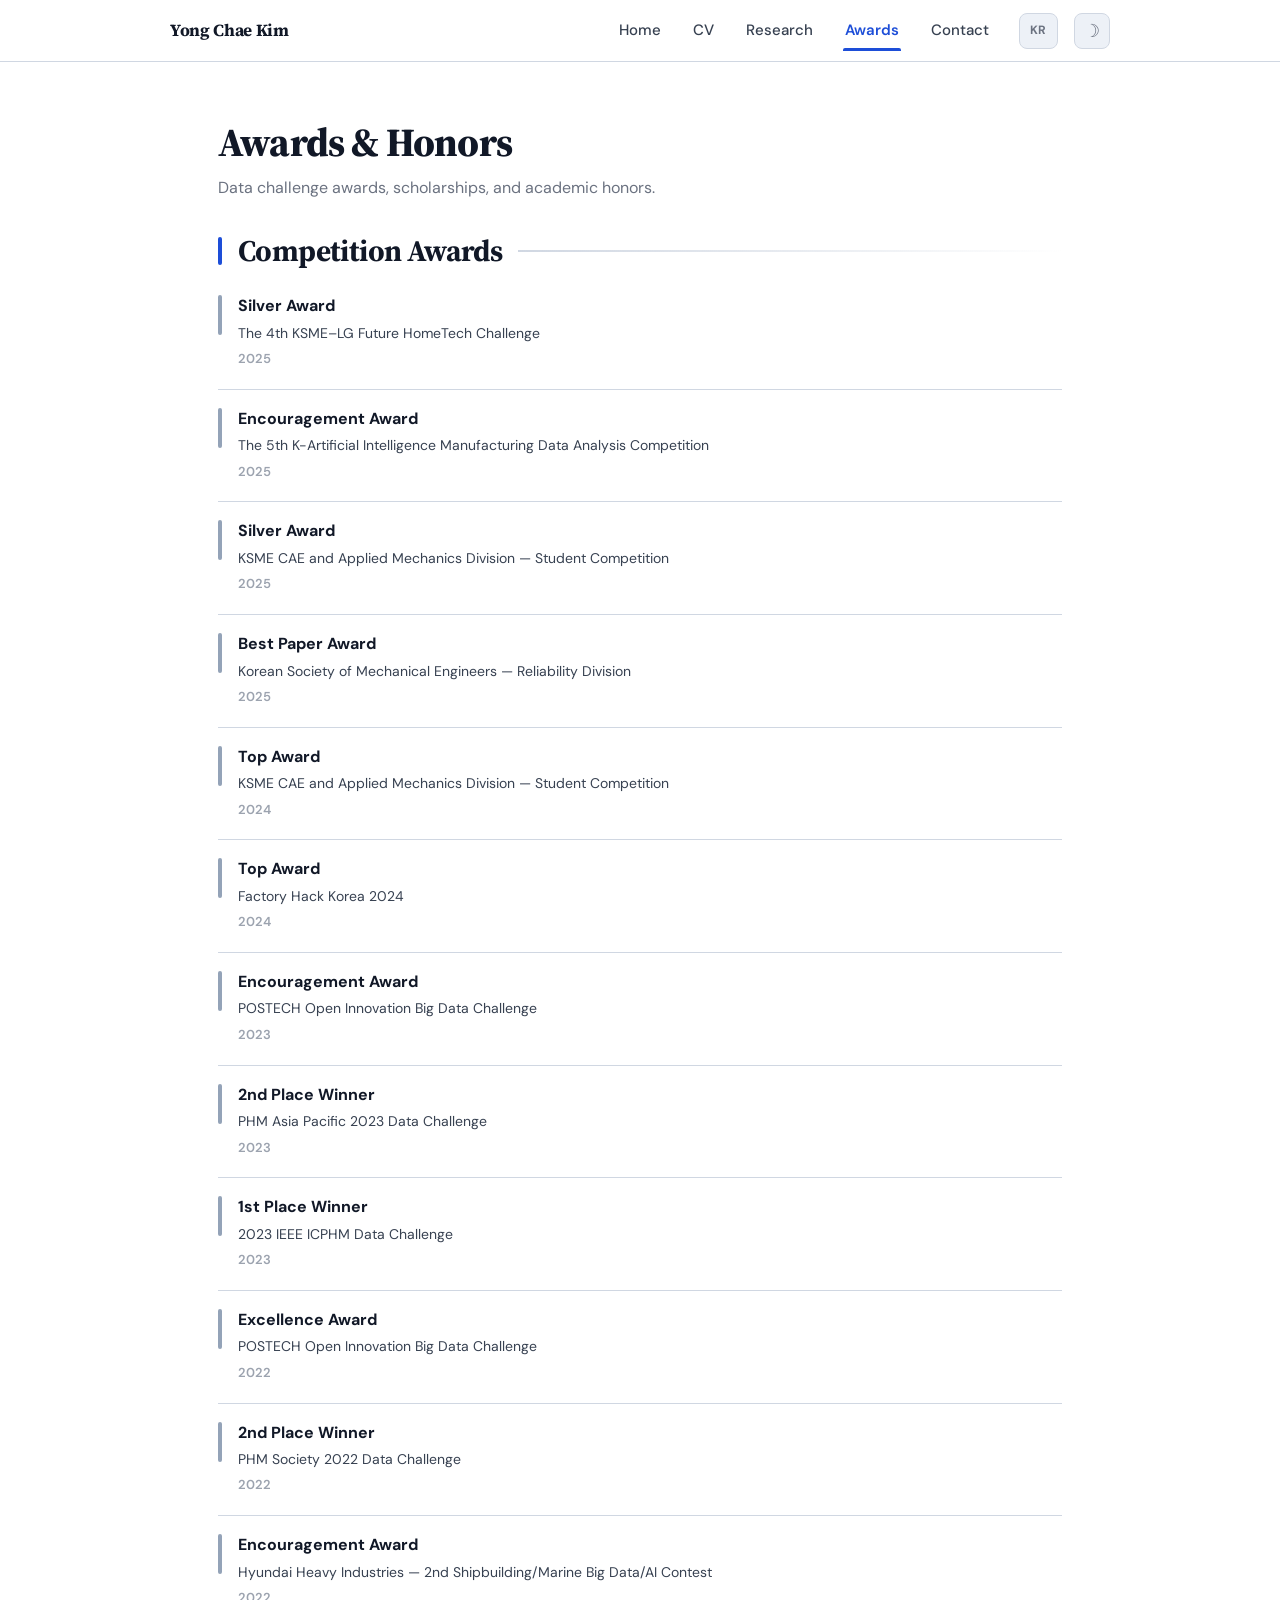
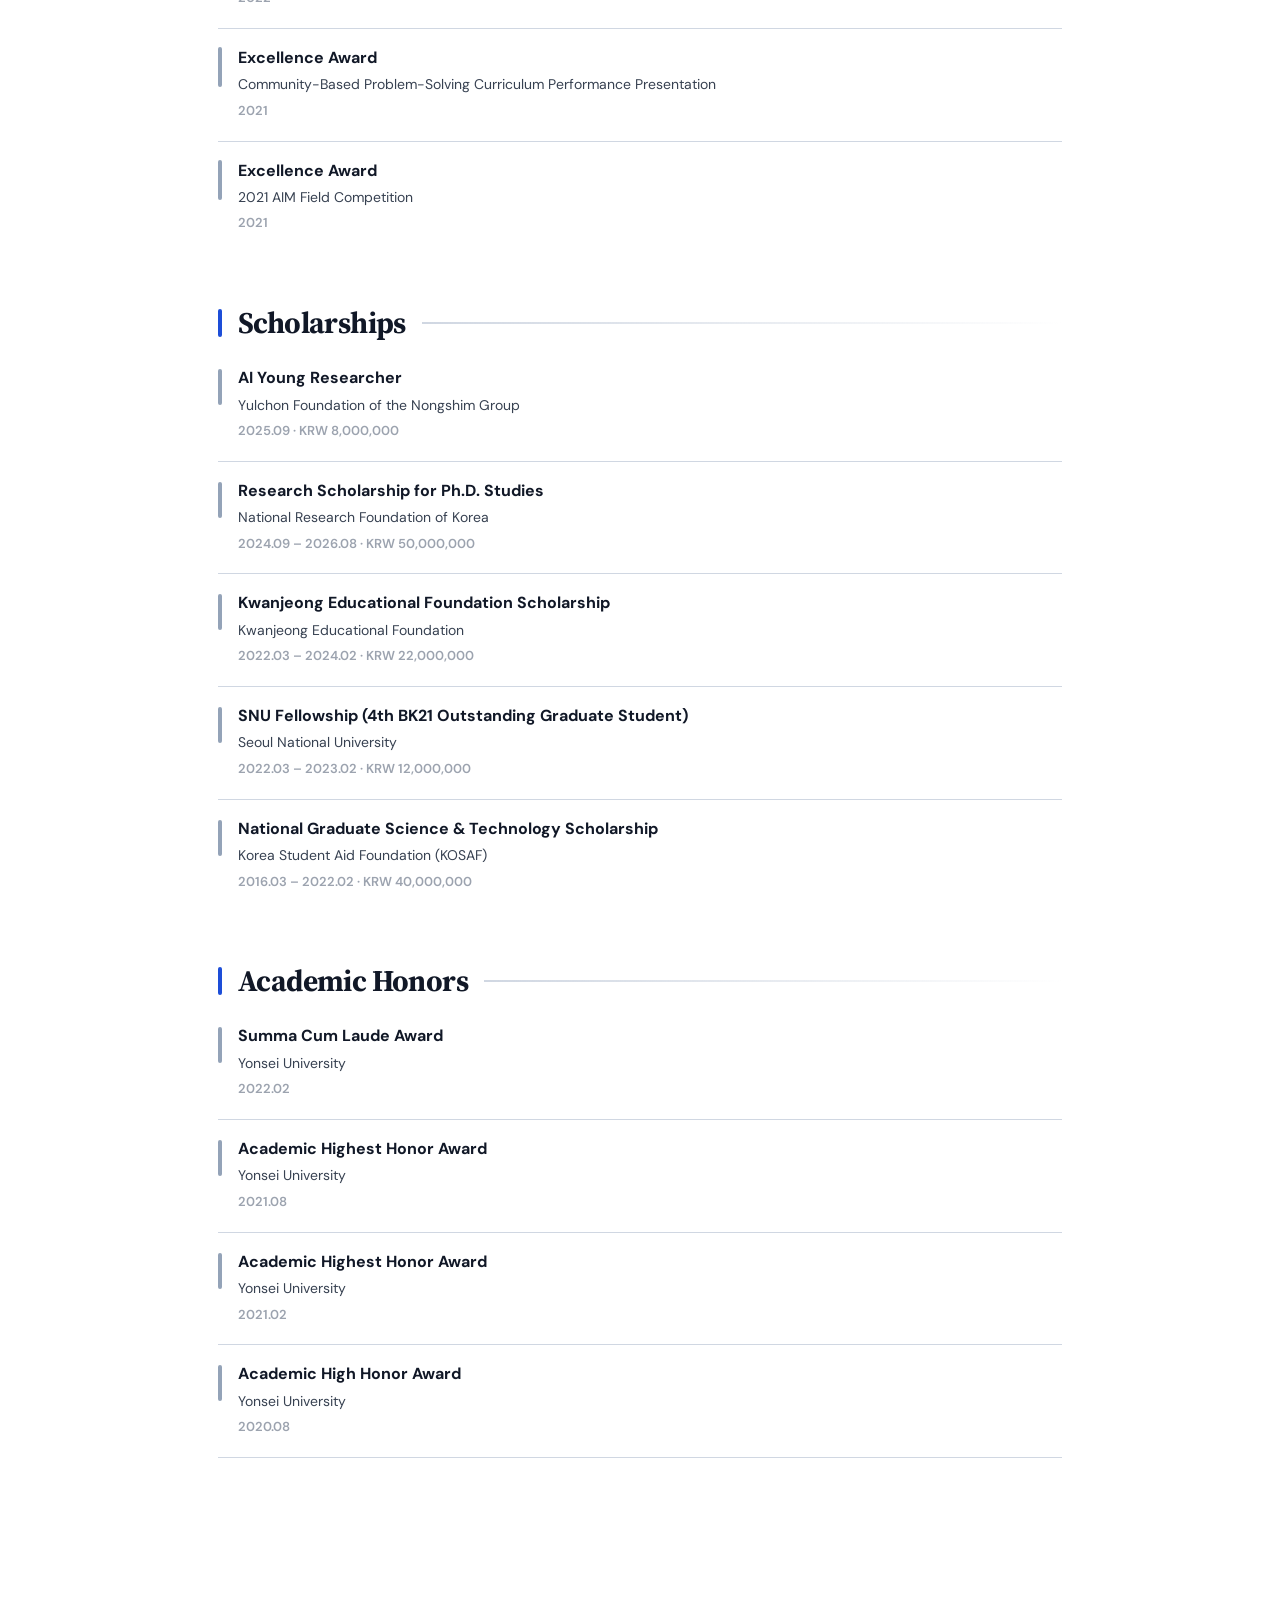
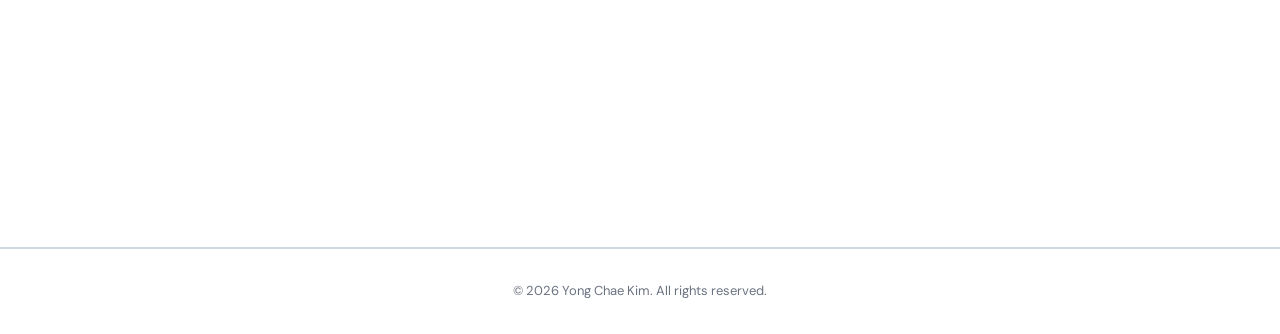
<file: awards.html>
<!DOCTYPE html>
<html lang="en">
<head>
  <meta charset="UTF-8" />
  <meta name="viewport" content="width=device-width, initial-scale=1.0" />
  <title>Awards | Yong Chae Kim</title>
  <meta name="description" content="Awards and honors of Yong Chae Kim — data challenge awards, scholarships, and academic honors." />
  <meta property="og:title" content="Awards | Yong Chae Kim" />
  <meta property="og:description" content="Data challenge awards, scholarships, and academic honors." />
  <meta property="og:type" content="website" />
  <meta property="og:url" content="https://yongchae.com/awards.html" />
  <meta property="og:image" content="https://yongchae.com/images/og-thumbnail.png" />
  <link rel="alternate" hreflang="en" href="https://yongchae.com/awards.html" />
  <link rel="alternate" hreflang="ko" href="https://yongchae.com/ko/awards.html" />
  <link rel="canonical" href="https://yongchae.com/awards.html" />
  <link rel="preconnect" href="https://fonts.googleapis.com" />
  <link rel="preconnect" href="https://fonts.gstatic.com" crossorigin />
  <link href="https://fonts.googleapis.com/css2?family=DM+Sans:wght@400;500;600;700;800&family=Source+Serif+4:wght@400;600;700;800&display=swap" rel="stylesheet" />
  <link rel="icon" type="image/svg+xml" href="favicon.svg" />
  <link rel="stylesheet" href="css/style.css?v=4" />
</head>
<body>
  <nav class="site-nav">
    <div class="nav-inner">
      <a href="/" class="nav-brand">Yong Chae Kim</a>
      <div class="nav-links">
        <a href="/"    data-page="index">Home</a>
        <a href="cv.html"       data-page="cv">CV</a>
        <a href="research.html" data-page="research">Research</a>
        <a href="awards.html"   data-page="awards">Awards</a>
        <a href="contact.html"  data-page="contact">Contact</a>
      </div>
      <a href="/ko/awards.html" class="lang-toggle" aria-label="Switch to Korean">KR</a>
      <button id="themeToggle" class="theme-toggle" aria-label="Switch to dark mode">&#9789;</button>
      <button id="navToggle" class="hamburger" aria-label="Toggle menu">
        <span></span><span></span><span></span>
      </button>
    </div>
  </nav>
  <div class="mobile-menu" id="mobileMenu">
    <a href="/"    data-page="index">Home</a>
    <a href="cv.html"       data-page="cv">CV</a>
    <a href="research.html" data-page="research">Research</a>
    <a href="awards.html"   data-page="awards">Awards</a>
    <a href="contact.html"  data-page="contact">Contact</a>
    <button class="mobile-theme-toggle" id="mobileThemeToggle" aria-label="Toggle theme"><span class="theme-icon">&#9789;</span> Dark Mode</button>
  </div>

  <main>
    <section class="page-header">
      <div class="container">
        <h1 class="page-title fade-in">Awards & Honors</h1>
        <p class="page-subtitle fade-in" data-delay="1">Data challenge awards, scholarships, and academic honors.</p>
      </div>
    </section>

    <!-- Competition Awards - rendered by JS -->
    <section class="awards-section">
      <div class="container">
        <h2 class="section-title fade-in">Competition Awards</h2>
        <div id="awardsList" class="awards-grid">
          <!-- Rendered by JS -->
        </div>
      </div>
    </section>

    <!-- Scholarships -->
    <section class="awards-section">
      <div class="container">
        <h2 class="section-title fade-in">Scholarships</h2>
        <div class="scholarship-list">
          <div class="scholarship-item fade-in">
            <div class="scholarship-accent"></div>
            <div class="scholarship-body">
              <div class="scholarship-title">AI Young Researcher</div>
              <div class="scholarship-event">Yulchon Foundation of the Nongshim Group</div>
              <div class="scholarship-meta">2025.09 · KRW 8,000,000</div>
            </div>
          </div>
          <div class="scholarship-item fade-in" data-delay="1">
            <div class="scholarship-accent"></div>
            <div class="scholarship-body">
              <div class="scholarship-title">Research Scholarship for Ph.D. Studies</div>
              <div class="scholarship-event">National Research Foundation of Korea</div>
              <div class="scholarship-meta">2024.09 – 2026.08 · KRW 50,000,000</div>
            </div>
          </div>
          <div class="scholarship-item fade-in" data-delay="2">
            <div class="scholarship-accent"></div>
            <div class="scholarship-body">
              <div class="scholarship-title">Kwanjeong Educational Foundation Scholarship</div>
              <div class="scholarship-event">Kwanjeong Educational Foundation</div>
              <div class="scholarship-meta">2022.03 – 2024.02 · KRW 22,000,000</div>
            </div>
          </div>
          <div class="scholarship-item fade-in" data-delay="3">
            <div class="scholarship-accent"></div>
            <div class="scholarship-body">
              <div class="scholarship-title">SNU Fellowship (4th BK21 Outstanding Graduate Student)</div>
              <div class="scholarship-event">Seoul National University</div>
              <div class="scholarship-meta">2022.03 – 2023.02 · KRW 12,000,000</div>
            </div>
          </div>
          <div class="scholarship-item fade-in" data-delay="4">
            <div class="scholarship-accent"></div>
            <div class="scholarship-body">
              <div class="scholarship-title">National Graduate Science &amp; Technology Scholarship</div>
              <div class="scholarship-event">Korea Student Aid Foundation (KOSAF)</div>
              <div class="scholarship-meta">2016.03 – 2022.02 · KRW 40,000,000</div>
            </div>
          </div>
        </div>
      </div>
    </section>

    <!-- Academic Honors -->
    <section class="awards-section">
      <div class="container">
        <h2 class="section-title fade-in">Academic Honors</h2>
        <div class="honors-list">
          <div class="honor-item fade-in">
            <div class="honor-accent"></div>
            <div class="honor-body">
              <div class="honor-title">Summa Cum Laude Award</div>
              <div class="honor-event">Yonsei University</div>
              <div class="honor-meta">2022.02</div>
            </div>
          </div>
          <div class="honor-item fade-in" data-delay="1">
            <div class="honor-accent"></div>
            <div class="honor-body">
              <div class="honor-title">Academic Highest Honor Award</div>
              <div class="honor-event">Yonsei University</div>
              <div class="honor-meta">2021.08</div>
            </div>
          </div>
          <div class="honor-item fade-in" data-delay="2">
            <div class="honor-accent"></div>
            <div class="honor-body">
              <div class="honor-title">Academic Highest Honor Award</div>
              <div class="honor-event">Yonsei University</div>
              <div class="honor-meta">2021.02</div>
            </div>
          </div>
          <div class="honor-item fade-in" data-delay="3">
            <div class="honor-accent"></div>
            <div class="honor-body">
              <div class="honor-title">Academic High Honor Award</div>
              <div class="honor-event">Yonsei University</div>
              <div class="honor-meta">2020.08</div>
            </div>
          </div>
          <div class="honor-item fade-in" data-delay="4">
            <div class="honor-accent"></div>
            <div class="honor-body">
              <div class="honor-title">Academic Highest Honor Award</div>
              <div class="honor-event">Yonsei University</div>
              <div class="honor-meta">2020.02</div>
            </div>
          </div>
          <div class="honor-item fade-in" data-delay="5">
            <div class="honor-accent"></div>
            <div class="honor-body">
              <div class="honor-title">Academic Highest Honor Award</div>
              <div class="honor-event">Yonsei University</div>
              <div class="honor-meta">2019.08</div>
            </div>
          </div>
          <div class="honor-item fade-in" data-delay="6">
            <div class="honor-accent"></div>
            <div class="honor-body">
              <div class="honor-title">Academic High Honor Award</div>
              <div class="honor-event">Yonsei University</div>
              <div class="honor-meta">2017.02</div>
            </div>
          </div>
        </div>
      </div>
    </section>
  </main>

  <footer class="site-footer">
    <p>&copy; 2026 Yong Chae Kim. All rights reserved.</p>
  </footer>

  <script src="js/main.js?v=3"></script>
  <script>
    document.addEventListener('DOMContentLoaded', async () => {
      const data = await loadJSON('data/awards.json');
      renderAwards('awardsList', data);
    });
  </script>
</body>
</html>
</file>
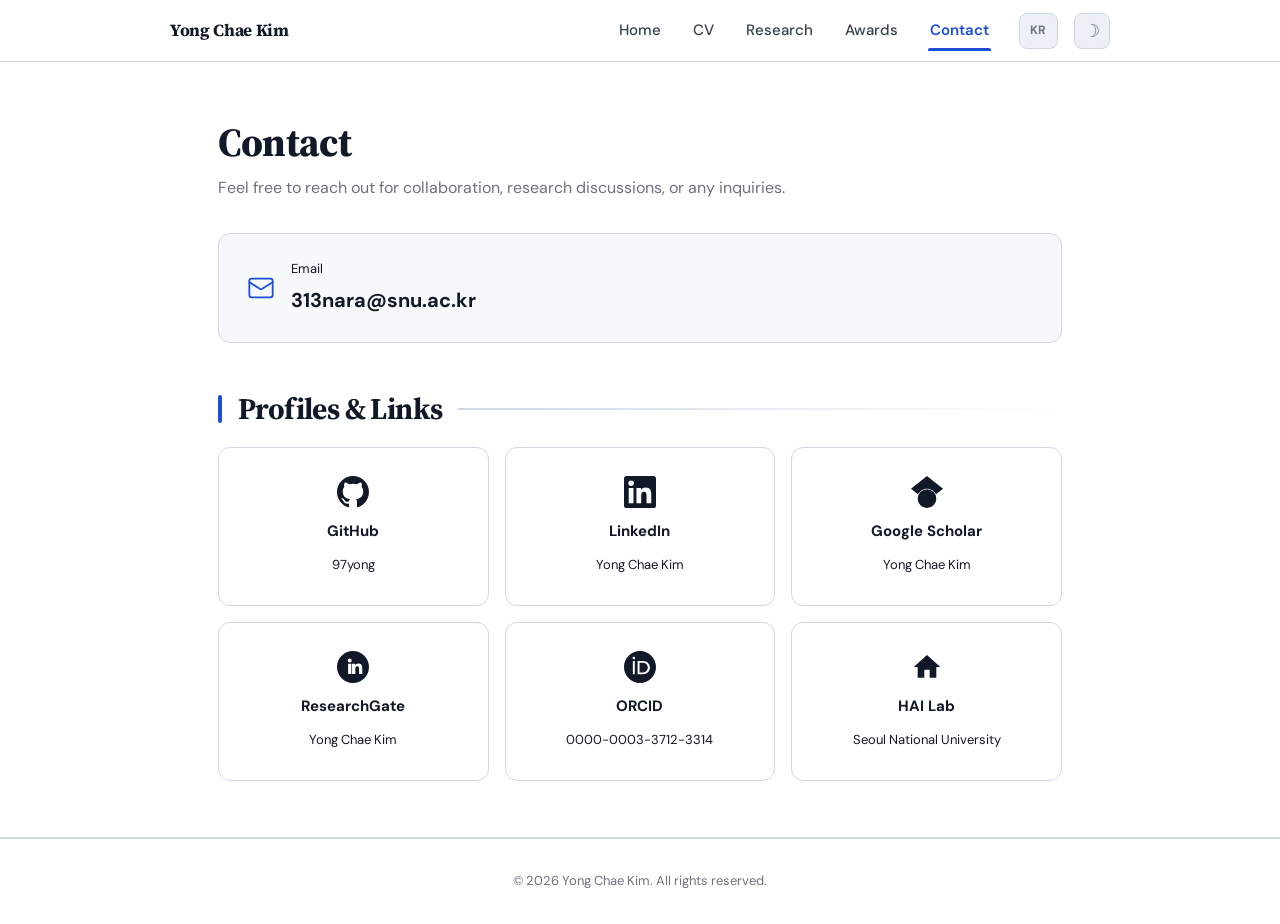
<file: contact.html>
<!DOCTYPE html>
<html lang="en">
<head>
  <meta charset="UTF-8" />
  <meta name="viewport" content="width=device-width, initial-scale=1.0" />
  <title>Contact | Yong Chae Kim</title>
  <meta name="description" content="Contact Yong Chae Kim - Ph.D. Candidate in Mechanical Engineering at Seoul National University." />
  <meta property="og:title" content="Contact | Yong Chae Kim" />
  <meta property="og:description" content="Get in touch with Yong Chae Kim for collaboration and research inquiries." />
  <meta property="og:type" content="website" />
  <meta property="og:url" content="https://yongchae.com/contact.html" />
  <meta property="og:image" content="https://yongchae.com/images/og-thumbnail.png" />
  <link rel="alternate" hreflang="en" href="https://yongchae.com/contact.html" />
  <link rel="alternate" hreflang="ko" href="https://yongchae.com/ko/contact.html" />
  <link rel="canonical" href="https://yongchae.com/contact.html" />
  <link rel="preconnect" href="https://fonts.googleapis.com" />
  <link rel="preconnect" href="https://fonts.gstatic.com" crossorigin />
  <link href="https://fonts.googleapis.com/css2?family=DM+Sans:wght@400;500;600;700;800&family=Source+Serif+4:wght@400;600;700;800&display=swap" rel="stylesheet" />
  <link rel="icon" type="image/svg+xml" href="favicon.svg" />
  <link rel="stylesheet" href="css/style.css?v=4" />
</head>
<body>
  <nav class="site-nav">
    <div class="nav-inner">
      <a href="/" class="nav-brand">Yong Chae Kim</a>
      <div class="nav-links">
        <a href="/"    data-page="index">Home</a>
        <a href="cv.html"       data-page="cv">CV</a>
        <a href="research.html" data-page="research">Research</a>
        <a href="awards.html"   data-page="awards">Awards</a>
        <a href="contact.html"  data-page="contact">Contact</a>
      </div>
      <a href="/ko/contact.html" class="lang-toggle" aria-label="Switch to Korean">KR</a>
      <button id="themeToggle" class="theme-toggle" aria-label="Switch to dark mode">&#9789;</button>
      <button id="navToggle" class="hamburger" aria-label="Toggle menu">
        <span></span><span></span><span></span>
      </button>
    </div>
  </nav>
  <div class="mobile-menu" id="mobileMenu">
    <a href="/"    data-page="index">Home</a>
    <a href="cv.html"       data-page="cv">CV</a>
    <a href="research.html" data-page="research">Research</a>
    <a href="awards.html"   data-page="awards">Awards</a>
    <a href="contact.html"  data-page="contact">Contact</a>
    <button class="mobile-theme-toggle" id="mobileThemeToggle" aria-label="Toggle theme"><span class="theme-icon">&#9789;</span> Dark Mode</button>
  </div>

  <main>
    <section class="page-header">
      <div class="container">
        <h1 class="page-title fade-in">Contact</h1>
        <p class="page-subtitle fade-in" data-delay="1">Feel free to reach out for collaboration, research discussions, or any inquiries.</p>
      </div>
    </section>

    <section class="cv-section">
      <div class="container">
        <!-- Email -->
        <div class="contact-email-block fade-in">
          <svg viewBox="0 0 24 24" fill="none" stroke="currentColor" stroke-width="1.5" stroke-linecap="round" stroke-linejoin="round" style="width:28px;height:28px;color:var(--color-accent)">
            <rect x="2" y="4" width="20" height="16" rx="2"/>
            <path d="m22 7-8.97 5.7a1.94 1.94 0 0 1-2.06 0L2 7"/>
          </svg>
          <div>
            <div style="font-size:13px;color:var(--color-text-secondary);margin-bottom:2px">Email</div>
            <a href="mailto:313nara@snu.ac.kr" style="font-size:20px;font-weight:700;color:var(--color-text);text-decoration:none">313nara@snu.ac.kr</a>
          </div>
        </div>

        <!-- Links Grid -->
        <h2 class="section-title fade-in" style="margin-top:48px">Profiles & Links</h2>
        <div class="contact-links-grid">
          <a href="https://github.com/97yong" target="_blank" rel="noopener" class="contact-link-card fade-in">
            <svg viewBox="0 0 24 24" fill="currentColor"><path d="M12 0C5.374 0 0 5.373 0 12c0 5.302 3.438 9.8 8.207 11.387.599.111.793-.261.793-.577v-2.234c-3.338.726-4.033-1.416-4.033-1.416-.546-1.387-1.333-1.756-1.333-1.756-1.089-.745.083-.729.083-.729 1.205.084 1.839 1.237 1.839 1.237 1.07 1.834 2.807 1.304 3.492.997.107-.775.418-1.305.762-1.604-2.665-.305-5.467-1.334-5.467-5.931 0-1.311.469-2.381 1.236-3.221-.124-.303-.535-1.524.117-3.176 0 0 1.008-.322 3.301 1.23A11.509 11.509 0 0112 5.803c1.02.005 2.047.138 3.006.404 2.291-1.552 3.297-1.23 3.297-1.23.653 1.653.242 2.874.118 3.176.77.84 1.235 1.911 1.235 3.221 0 4.609-2.807 5.624-5.479 5.921.43.372.823 1.102.823 2.222v3.293c0 .319.192.694.801.576C20.566 21.797 24 17.3 24 12c0-6.627-5.373-12-12-12z"/></svg>
            <div class="contact-link-name">GitHub</div>
            <div class="contact-link-sub">97yong</div>
          </a>
          <a href="https://www.linkedin.com/in/yong-chae-kim-89720b229" target="_blank" rel="noopener" class="contact-link-card fade-in" data-delay="1">
            <svg viewBox="0 0 24 24" fill="currentColor"><path d="M20.447 20.452h-3.554v-5.569c0-1.328-.027-3.037-1.852-3.037-1.853 0-2.136 1.445-2.136 2.939v5.667H9.351V9h3.414v1.561h.046c.477-.9 1.637-1.85 3.37-1.85 3.601 0 4.267 2.37 4.267 5.455v6.286zM5.337 7.433a2.062 2.062 0 01-2.063-2.065 2.064 2.064 0 112.063 2.065zm1.782 13.019H3.555V9h3.564v11.452zM22.225 0H1.771C.792 0 0 .774 0 1.729v20.542C0 23.227.792 24 1.771 24h20.451C23.2 24 24 23.227 24 22.271V1.729C24 .774 23.2 0 22.222 0h.003z"/></svg>
            <div class="contact-link-name">LinkedIn</div>
            <div class="contact-link-sub">Yong Chae Kim</div>
          </a>
          <a href="https://scholar.google.com/citations?user=qex9tLkAAAAJ&hl=ko&authuser=1" target="_blank" rel="noopener" class="contact-link-card fade-in" data-delay="2">
            <svg viewBox="0 0 24 24" fill="currentColor"><path d="M5.242 13.769L0 9.5 12 0l12 9.5-5.242 4.269C17.548 11.249 14.978 9.5 12 9.5c-2.977 0-5.548 1.748-6.758 4.269zM12 10a7 7 0 100 14 7 7 0 000-14z"/></svg>
            <div class="contact-link-name">Google Scholar</div>
            <div class="contact-link-sub">Yong Chae Kim</div>
          </a>
          <a href="https://www.researchgate.net/profile/Yong-Kim-109" target="_blank" rel="noopener" class="contact-link-card fade-in" data-delay="3">
            <svg viewBox="0 0 24 24" fill="currentColor"><path d="M12 0C5.373 0 0 5.373 0 12s5.373 12 12 12 12-5.373 12-12S18.627 0 12 0zm-1.207 17.293H8.33V9.583h2.463v7.71zm-1.235-8.76a1.434 1.434 0 110-2.868 1.434 1.434 0 010 2.868zm9.442 8.76h-2.456v-3.756c0-.932-.019-2.131-1.298-2.131-1.3 0-1.499 1.015-1.499 2.064v3.823H11.29V9.583h2.358v1.053h.033c.328-.622 1.13-1.278 2.326-1.278 2.489 0 2.95 1.637 2.95 3.767v4.168h-.957z"/></svg>
            <div class="contact-link-name">ResearchGate</div>
            <div class="contact-link-sub">Yong Chae Kim</div>
          </a>
          <a href="https://orcid.org/0000-0003-3712-3314" target="_blank" rel="noopener" class="contact-link-card fade-in" data-delay="4">
            <svg viewBox="0 0 24 24" fill="currentColor"><path d="M12 0C5.372 0 0 5.372 0 12s5.372 12 12 12 12-5.372 12-12S18.628 0 12 0zM7.369 4.378c.525 0 .947.431.947.947s-.422.947-.947.947a.95.95 0 01-.947-.947c0-.525.422-.947.947-.947zm-.722 3.038h1.444v10.041H6.647V7.416zm3.562 0h3.9c3.712 0 5.344 2.653 5.344 5.025 0 2.578-2.016 5.025-5.325 5.025h-3.919V7.416zm1.444 1.303v7.444h2.297c3.272 0 3.872-2.484 3.872-3.722 0-2.016-1.284-3.722-3.872-3.722h-2.297z"/></svg>
            <div class="contact-link-name">ORCID</div>
            <div class="contact-link-sub">0000-0003-3712-3314</div>
          </a>
          <a href="https://hai.snu.ac.kr/" target="_blank" rel="noopener" class="contact-link-card fade-in" data-delay="5">
            <svg viewBox="0 0 24 24" fill="currentColor"><path d="M10 20v-6h4v6h5v-8h3L12 3 2 12h3v8z"/></svg>
            <div class="contact-link-name">HAI Lab</div>
            <div class="contact-link-sub">Seoul National University</div>
          </a>
        </div>
      </div>
    </section>
  </main>

  <footer class="site-footer">
    <p>&copy; 2026 Yong Chae Kim. All rights reserved.</p>
  </footer>

  <script src="js/main.js?v=3"></script>
</body>
</html>
</file>
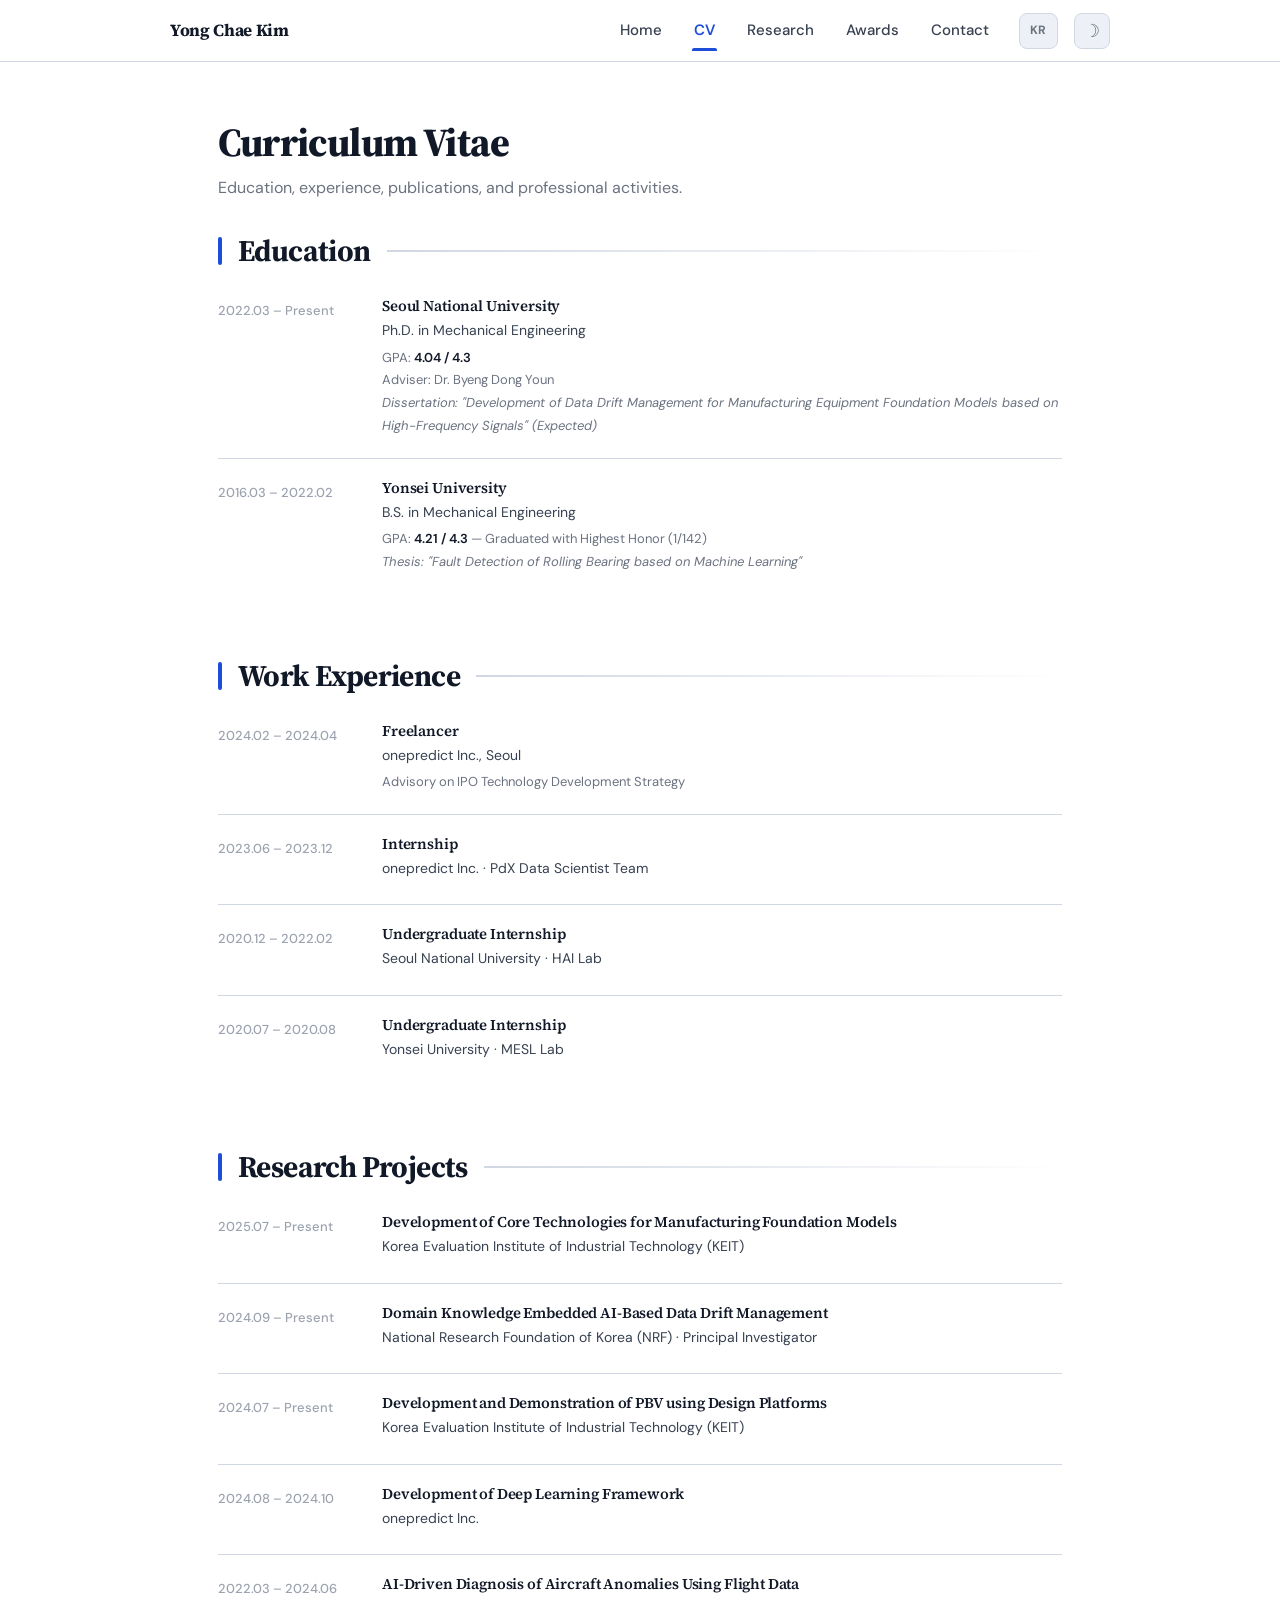
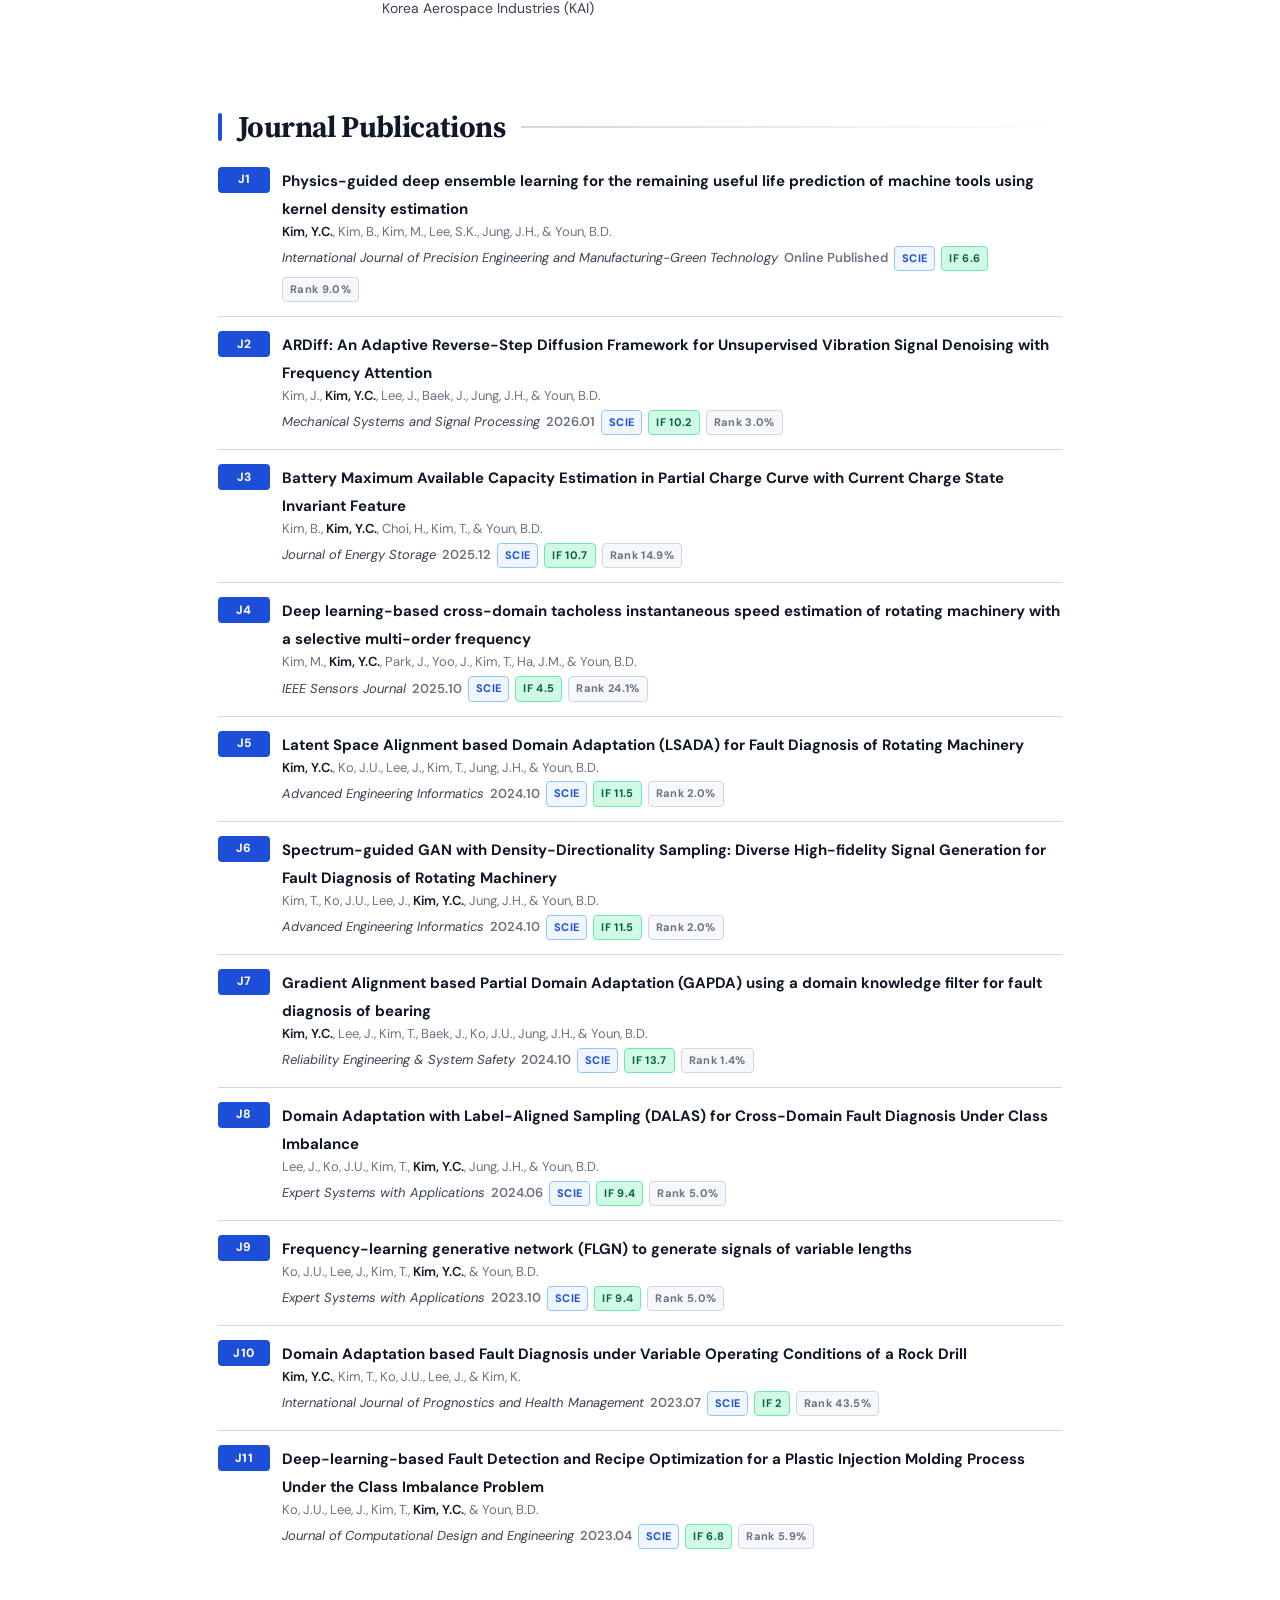
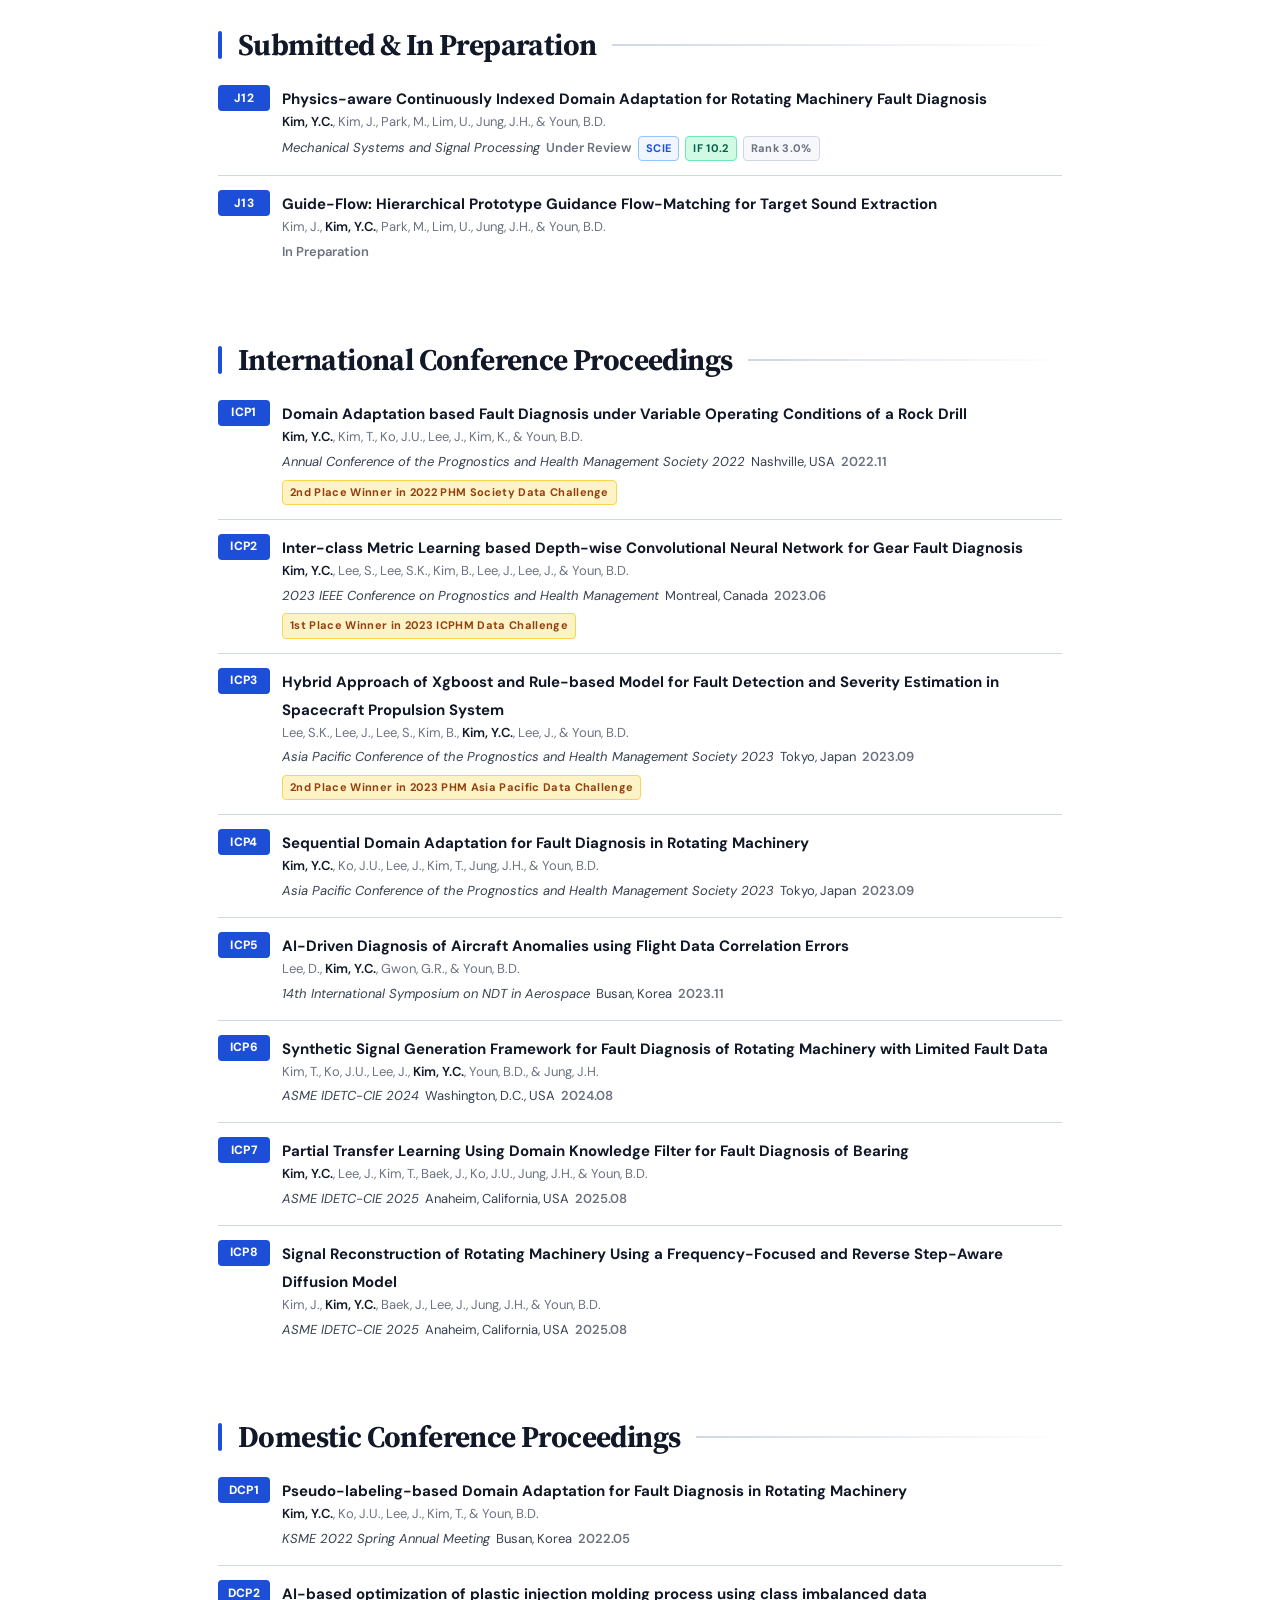
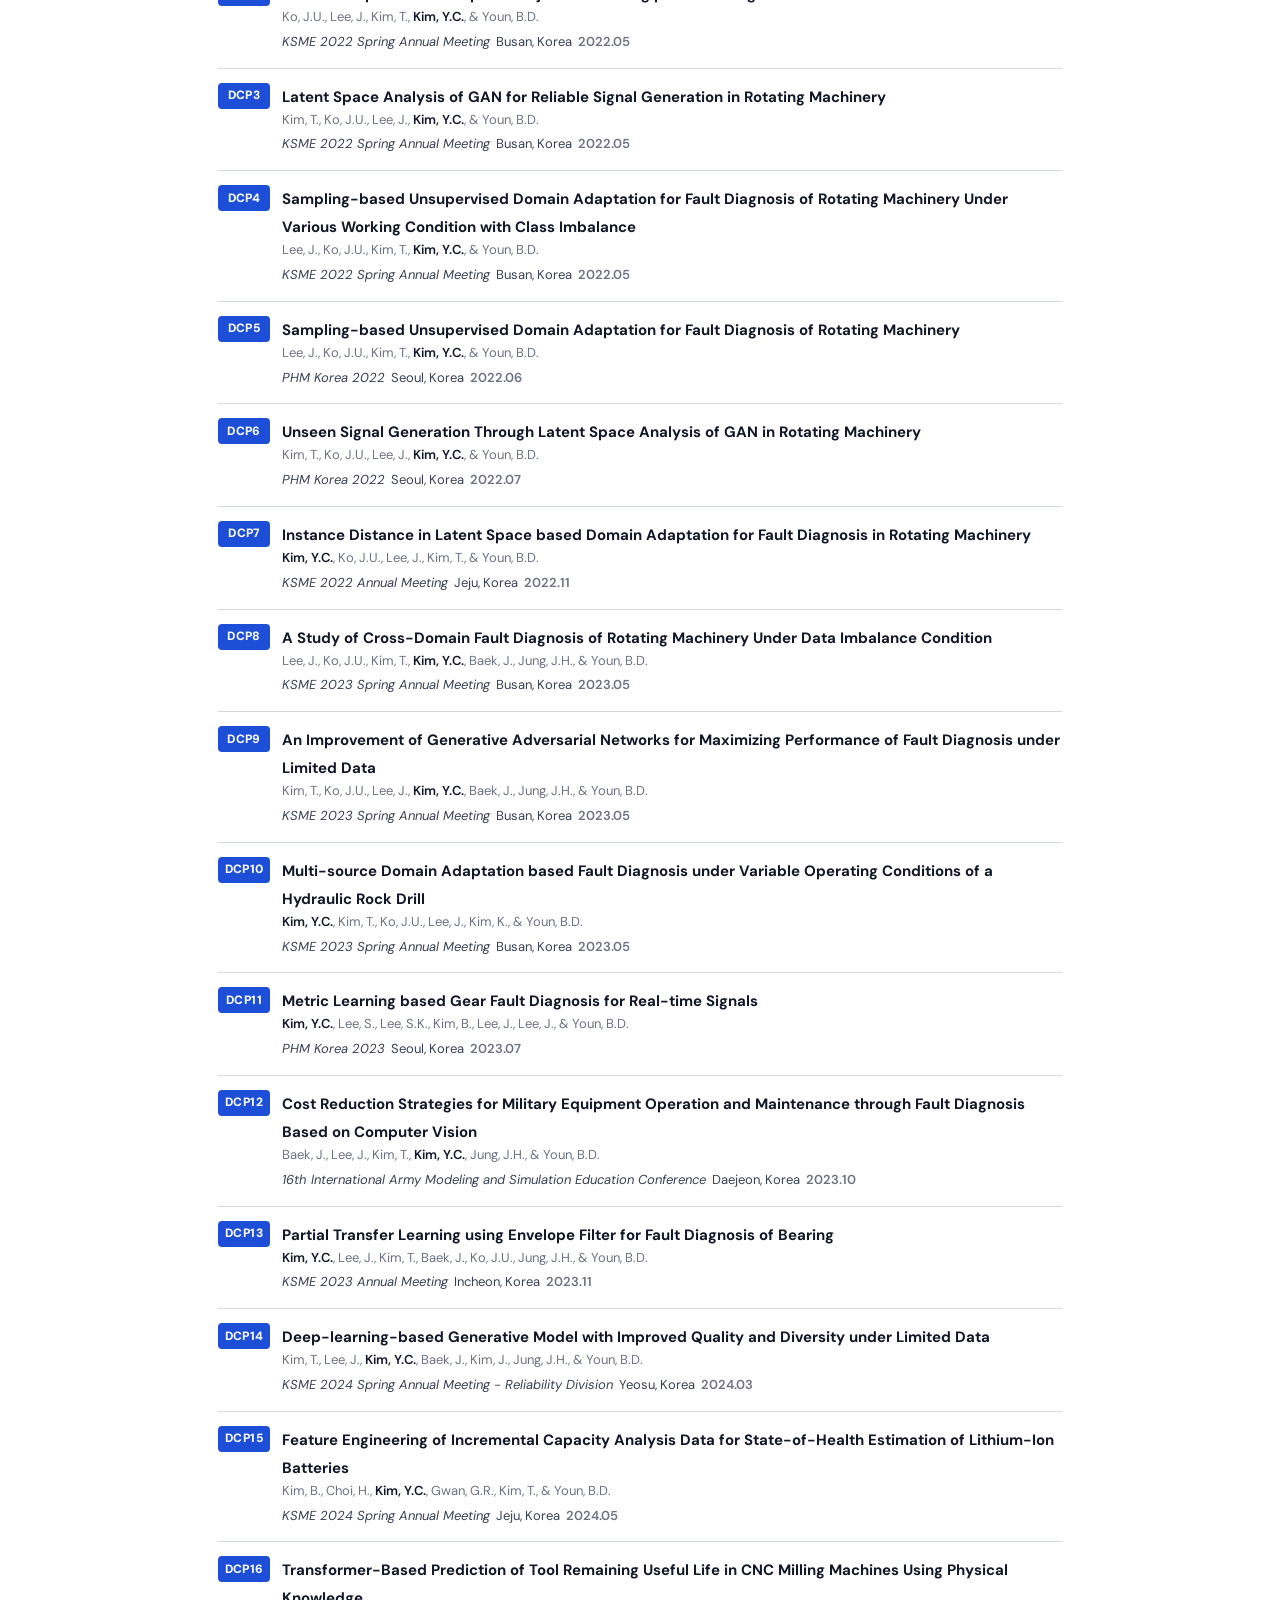
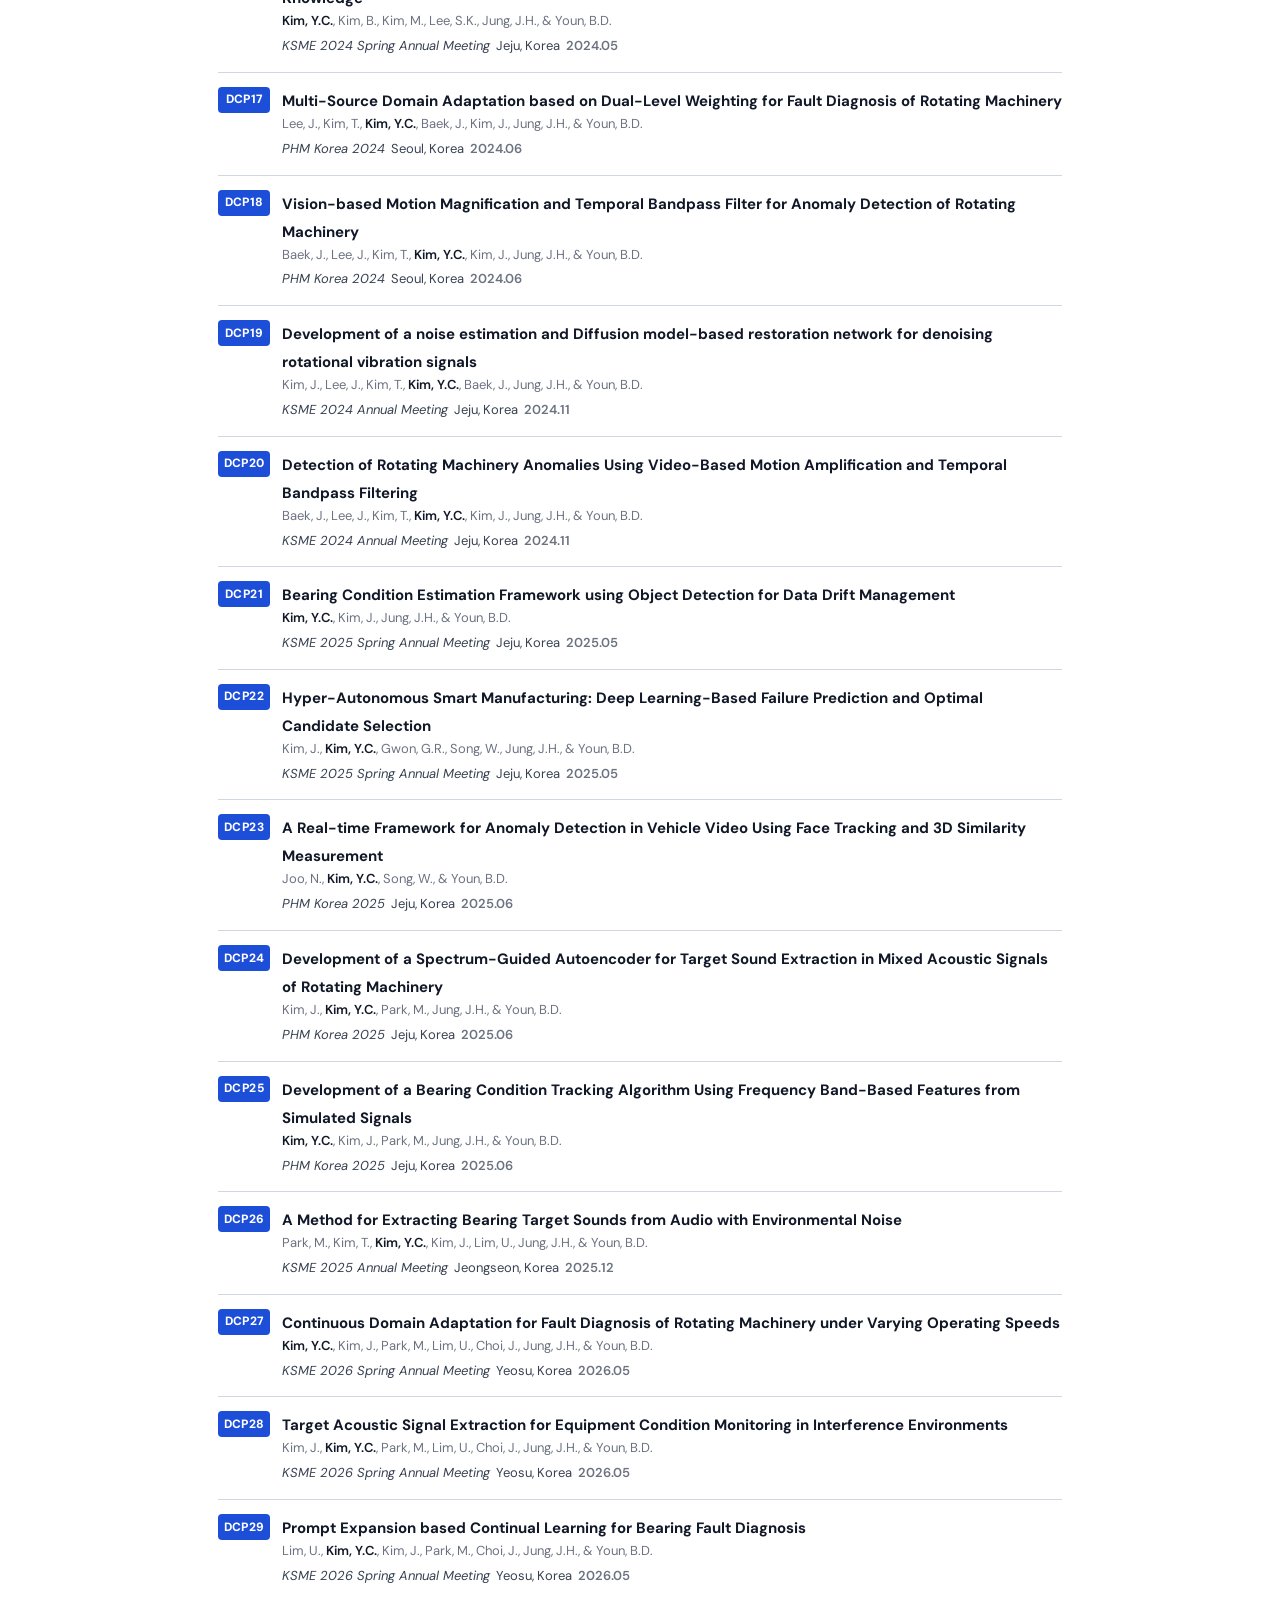
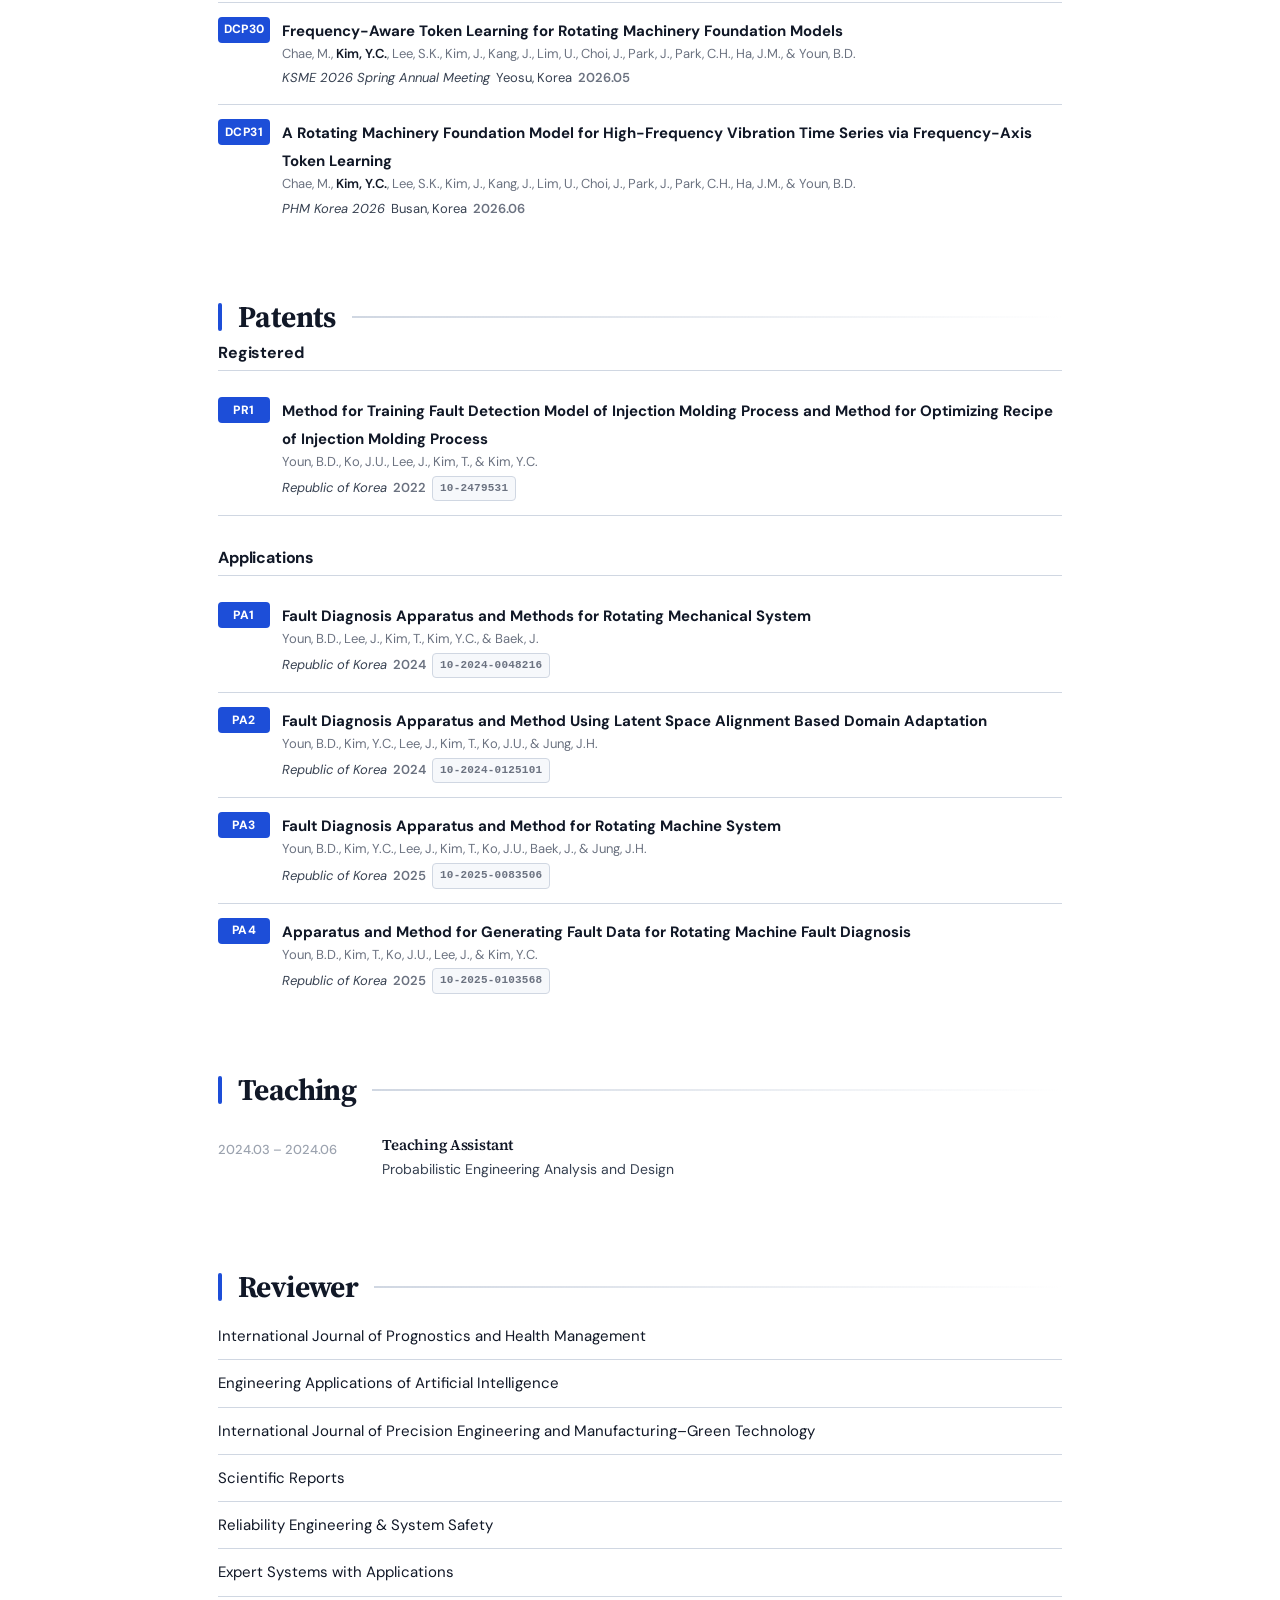
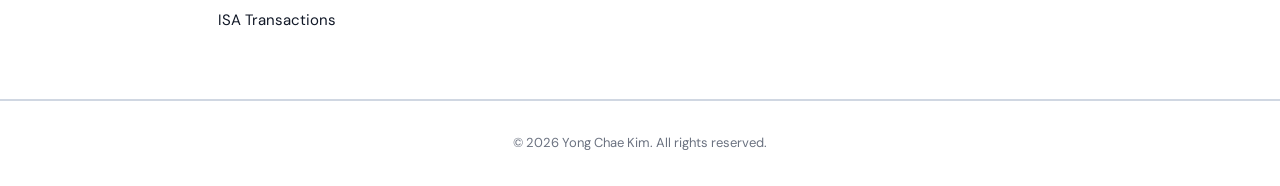
<file: cv.html>
<!DOCTYPE html>
<html lang="en">
<head>
  <meta charset="UTF-8" />
  <meta name="viewport" content="width=device-width, initial-scale=1.0" />
  <title>CV | Yong Chae Kim</title>
  <meta name="description" content="Curriculum Vitae of Yong Chae Kim — publications, education, teaching, and professional activities." />
  <meta property="og:title" content="CV | Yong Chae Kim" />
  <meta property="og:description" content="Publications, education, teaching, and professional activities." />
  <meta property="og:type" content="website" />
  <meta property="og:url" content="https://yongchae.com/cv.html" />
  <meta property="og:image" content="https://yongchae.com/images/og-thumbnail.png" />
  <link rel="alternate" hreflang="en" href="https://yongchae.com/cv.html" />
  <link rel="alternate" hreflang="ko" href="https://yongchae.com/ko/cv.html" />
  <link rel="canonical" href="https://yongchae.com/cv.html" />
  <link rel="preconnect" href="https://fonts.googleapis.com" />
  <link rel="preconnect" href="https://fonts.gstatic.com" crossorigin />
  <link href="https://fonts.googleapis.com/css2?family=DM+Sans:wght@400;500;600;700;800&family=Source+Serif+4:wght@400;600;700;800&display=swap" rel="stylesheet" />
  <link rel="icon" type="image/svg+xml" href="favicon.svg" />
  <link rel="stylesheet" href="css/style.css?v=4" />
</head>
<body>

  <nav class="site-nav">
    <div class="nav-inner">
      <a href="/" class="nav-brand">Yong Chae Kim</a>
      <div class="nav-links">
        <a href="/"    data-page="index">Home</a>
        <a href="cv.html"       data-page="cv">CV</a>
        <a href="research.html" data-page="research">Research</a>
        <a href="awards.html"   data-page="awards">Awards</a>
        <a href="contact.html"  data-page="contact">Contact</a>
      </div>
      <a href="/ko/cv.html" class="lang-toggle" aria-label="Switch to Korean">KR</a>
      <button id="themeToggle" class="theme-toggle" aria-label="Switch to dark mode">&#9789;</button>
      <button id="navToggle" class="hamburger" aria-label="Toggle menu">
        <span></span><span></span><span></span>
      </button>
    </div>
  </nav>
  <div class="mobile-menu" id="mobileMenu">
    <a href="/"    data-page="index">Home</a>
    <a href="cv.html"       data-page="cv">CV</a>
    <a href="research.html" data-page="research">Research</a>
    <a href="awards.html"   data-page="awards">Awards</a>
    <a href="contact.html"  data-page="contact">Contact</a>
    <button class="mobile-theme-toggle" id="mobileThemeToggle" aria-label="Toggle theme"><span class="theme-icon">&#9789;</span> Dark Mode</button>
  </div>

  <main>

    <section class="page-header">
      <div class="container">
        <h1 class="page-title fade-in">Curriculum Vitae</h1>
        <p class="page-subtitle fade-in" data-delay="1">Education, experience, publications, and professional activities.</p>
      </div>
    </section>

    <!-- Education -->
    <section class="cv-section">
      <div class="container">
        <h2 class="section-title fade-in">Education</h2>
        <div class="timeline">
          <div class="timeline-item fade-in">
            <div class="timeline-date">2022.03 – Present</div>
            <div class="timeline-content">
              <h3 class="timeline-title">Seoul National University</h3>
              <p class="timeline-subtitle">Ph.D. in Mechanical Engineering</p>
              <p class="timeline-detail">GPA: <strong>4.04 / 4.3</strong></p>
              <p class="timeline-detail">Adviser: Dr. Byeng Dong Youn</p>
              <p class="timeline-detail"><em>Dissertation: "Development of Data Drift Management for Manufacturing Equipment Foundation Models based on High-Frequency Signals" (Expected)</em></p>
            </div>
          </div>
          <div class="timeline-item fade-in" data-delay="1">
            <div class="timeline-date">2016.03 – 2022.02</div>
            <div class="timeline-content">
              <h3 class="timeline-title">Yonsei University</h3>
              <p class="timeline-subtitle">B.S. in Mechanical Engineering</p>
              <p class="timeline-detail">GPA: <strong>4.21 / 4.3</strong> — Graduated with Highest Honor (1/142)</p>
              <p class="timeline-detail"><em>Thesis: "Fault Detection of Rolling Bearing based on Machine Learning"</em></p>
            </div>
          </div>
        </div>
      </div>
    </section>

    <!-- Work Experience -->
    <section class="cv-section">
      <div class="container">
        <h2 class="section-title fade-in">Work Experience</h2>
        <div class="timeline">
          <div class="timeline-item fade-in">
            <div class="timeline-date">2024.02 – 2024.04</div>
            <div class="timeline-content">
              <h3 class="timeline-title">Freelancer</h3>
              <p class="timeline-subtitle">onepredict Inc., Seoul</p>
              <p class="timeline-detail">Advisory on IPO Technology Development Strategy</p>
            </div>
          </div>
          <div class="timeline-item fade-in" data-delay="1">
            <div class="timeline-date">2023.06 – 2023.12</div>
            <div class="timeline-content">
              <h3 class="timeline-title">Internship</h3>
              <p class="timeline-subtitle">onepredict Inc. · PdX Data Scientist Team</p>
            </div>
          </div>
          <div class="timeline-item fade-in" data-delay="2">
            <div class="timeline-date">2020.12 – 2022.02</div>
            <div class="timeline-content">
              <h3 class="timeline-title">Undergraduate Internship</h3>
              <p class="timeline-subtitle">Seoul National University · HAI Lab</p>
            </div>
          </div>
          <div class="timeline-item fade-in" data-delay="3">
            <div class="timeline-date">2020.07 – 2020.08</div>
            <div class="timeline-content">
              <h3 class="timeline-title">Undergraduate Internship</h3>
              <p class="timeline-subtitle">Yonsei University · MESL Lab</p>
            </div>
          </div>
        </div>
      </div>
    </section>

    <!-- Research Projects -->
    <section class="cv-section">
      <div class="container">
        <h2 class="section-title fade-in">Research Projects</h2>
        <div class="timeline">
          <div class="timeline-item fade-in">
            <div class="timeline-date">2025.07 – Present</div>
            <div class="timeline-content">
              <h3 class="timeline-title">Development of Core Technologies for Manufacturing Foundation Models</h3>
              <p class="timeline-subtitle">Korea Evaluation Institute of Industrial Technology (KEIT)</p>
            </div>
          </div>
          <div class="timeline-item fade-in" data-delay="1">
            <div class="timeline-date">2024.09 – Present</div>
            <div class="timeline-content">
              <h3 class="timeline-title">Domain Knowledge Embedded AI-Based Data Drift Management</h3>
              <p class="timeline-subtitle">National Research Foundation of Korea (NRF) · Principal Investigator</p>
            </div>
          </div>
          <div class="timeline-item fade-in" data-delay="2">
            <div class="timeline-date">2024.07 – Present</div>
            <div class="timeline-content">
              <h3 class="timeline-title">Development and Demonstration of PBV using Design Platforms</h3>
              <p class="timeline-subtitle">Korea Evaluation Institute of Industrial Technology (KEIT)</p>
            </div>
          </div>
          <div class="timeline-item fade-in" data-delay="3">
            <div class="timeline-date">2024.08 – 2024.10</div>
            <div class="timeline-content">
              <h3 class="timeline-title">Development of Deep Learning Framework</h3>
              <p class="timeline-subtitle">onepredict Inc.</p>
            </div>
          </div>
          <div class="timeline-item fade-in" data-delay="4">
            <div class="timeline-date">2022.03 – 2024.06</div>
            <div class="timeline-content">
              <h3 class="timeline-title">AI-Driven Diagnosis of Aircraft Anomalies Using Flight Data</h3>
              <p class="timeline-subtitle">Korea Aerospace Industries (KAI)</p>
            </div>
          </div>
        </div>
      </div>
    </section>

    <!-- Journal Publications -->
    <section class="cv-section">
      <div class="container">
        <h2 class="section-title fade-in">Journal Publications</h2>
        <div id="journalList" class="pub-list">
          <!-- Rendered by JS -->
        </div>
      </div>
    </section>

    <!-- Submitted and In Preparation -->
    <section class="cv-section">
      <div class="container">
        <h2 class="section-title fade-in">Submitted &amp; In Preparation</h2>
        <div id="submittedList" class="pub-list">
          <!-- Rendered by JS -->
        </div>
      </div>
    </section>

    <!-- International Conference Proceedings -->
    <section class="cv-section">
      <div class="container">
        <h2 class="section-title fade-in">International Conference Proceedings</h2>
        <div id="conferenceList" class="pub-list">
          <!-- Rendered by JS -->
        </div>
      </div>
    </section>

    <!-- Domestic Conference Proceedings -->
    <section class="cv-section">
      <div class="container">
        <h2 class="section-title fade-in">Domestic Conference Proceedings</h2>
        <div id="domesticConferenceList" class="pub-list">
          <!-- Rendered by JS -->
        </div>
      </div>
    </section>

    <!-- Patents -->
    <section class="cv-section">
      <div class="container">
        <h2 class="section-title fade-in">Patents</h2>
        <div id="patentList">
          <!-- Rendered by JS -->
        </div>
      </div>
    </section>

    <!-- Teaching -->
    <section class="cv-section">
      <div class="container">
        <h2 class="section-title fade-in">Teaching</h2>
        <div class="timeline">
          <div class="timeline-item fade-in">
            <div class="timeline-date">2024.03 – 2024.06</div>
            <div class="timeline-content">
              <h3 class="timeline-title">Teaching Assistant</h3>
              <p class="timeline-subtitle">Probabilistic Engineering Analysis and Design</p>
            </div>
          </div>
        </div>
      </div>
    </section>

    <!-- Reviewer -->
    <section class="cv-section">
      <div class="container">
        <h2 class="section-title fade-in">Reviewer</h2>
        <div class="reviewer-list fade-in">
          <div class="reviewer-item">International Journal of Prognostics and Health Management</div>
          <div class="reviewer-item">Engineering Applications of Artificial Intelligence</div>
          <div class="reviewer-item">International Journal of Precision Engineering and Manufacturing–Green Technology</div>
          <div class="reviewer-item">Scientific Reports</div>
          <div class="reviewer-item">Reliability Engineering &amp; System Safety</div>
          <div class="reviewer-item">Expert Systems with Applications</div>
          <div class="reviewer-item">ISA Transactions</div>
        </div>
      </div>
    </section>

  </main>

  <footer class="site-footer">
    <p>&copy; 2026 Yong Chae Kim. All rights reserved.</p>
  </footer>

  <script src="js/main.js?v=3"></script>
  <script>
    // Load and render publications
    document.addEventListener('DOMContentLoaded', async () => {
      try {
        const data = await loadJSON('data/publications.json');
        renderPublications('journalList', { journals: data.journals });
        renderPublications('conferenceList', { conferences: data.conferences });

        // Submitted & In Preparation
        if (data.submitted && data.submitted.length) {
          renderPublications('submittedList', { journals: data.submitted });
        }

        // Domestic Conferences
        if (data.domesticConferences && data.domesticConferences.length) {
          renderPublications('domesticConferenceList', { conferences: data.domesticConferences });
        }

        // Render patents
        const patentContainer = document.getElementById('patentList');
        let html = '<h3 class="subsection-title fade-in">Registered</h3>';
        data.patents.registered.forEach(p => {
          html += `<div class="pub-item fade-in">
            <div class="pub-id">${p.id}</div>
            <div class="pub-body">
              <span class="pub-title">${p.title}</span>
              <div class="pub-authors">${p.authors || ''}</div>
              <div class="pub-meta">
                <span class="pub-venue">${p.country}</span>
                <span class="pub-year">${p.year}</span>
                <span class="patent-number">${p.number}</span>
              </div>
            </div>
          </div>`;
        });
        html += '<h3 class="subsection-title fade-in" style="margin-top:2rem">Applications</h3>';
        data.patents.applications.forEach(p => {
          html += `<div class="pub-item fade-in">
            <div class="pub-id">${p.id}</div>
            <div class="pub-body">
              <span class="pub-title">${p.title}</span>
              <div class="pub-authors">${p.authors || ''}</div>
              <div class="pub-meta">
                <span class="pub-venue">${p.country || 'Republic of Korea'}</span>
                <span class="pub-year">${p.year}</span>
                <span class="patent-number">${p.number}</span>
              </div>
            </div>
          </div>`;
        });
        patentContainer.innerHTML = html;

        // Re-init fade-in for dynamically added elements
        if (window.initFadeIn) window.initFadeIn();
      } catch (e) {
        console.warn('Could not load publications.json:', e);
      }
    });
  </script>

</body>
</html>
</file>
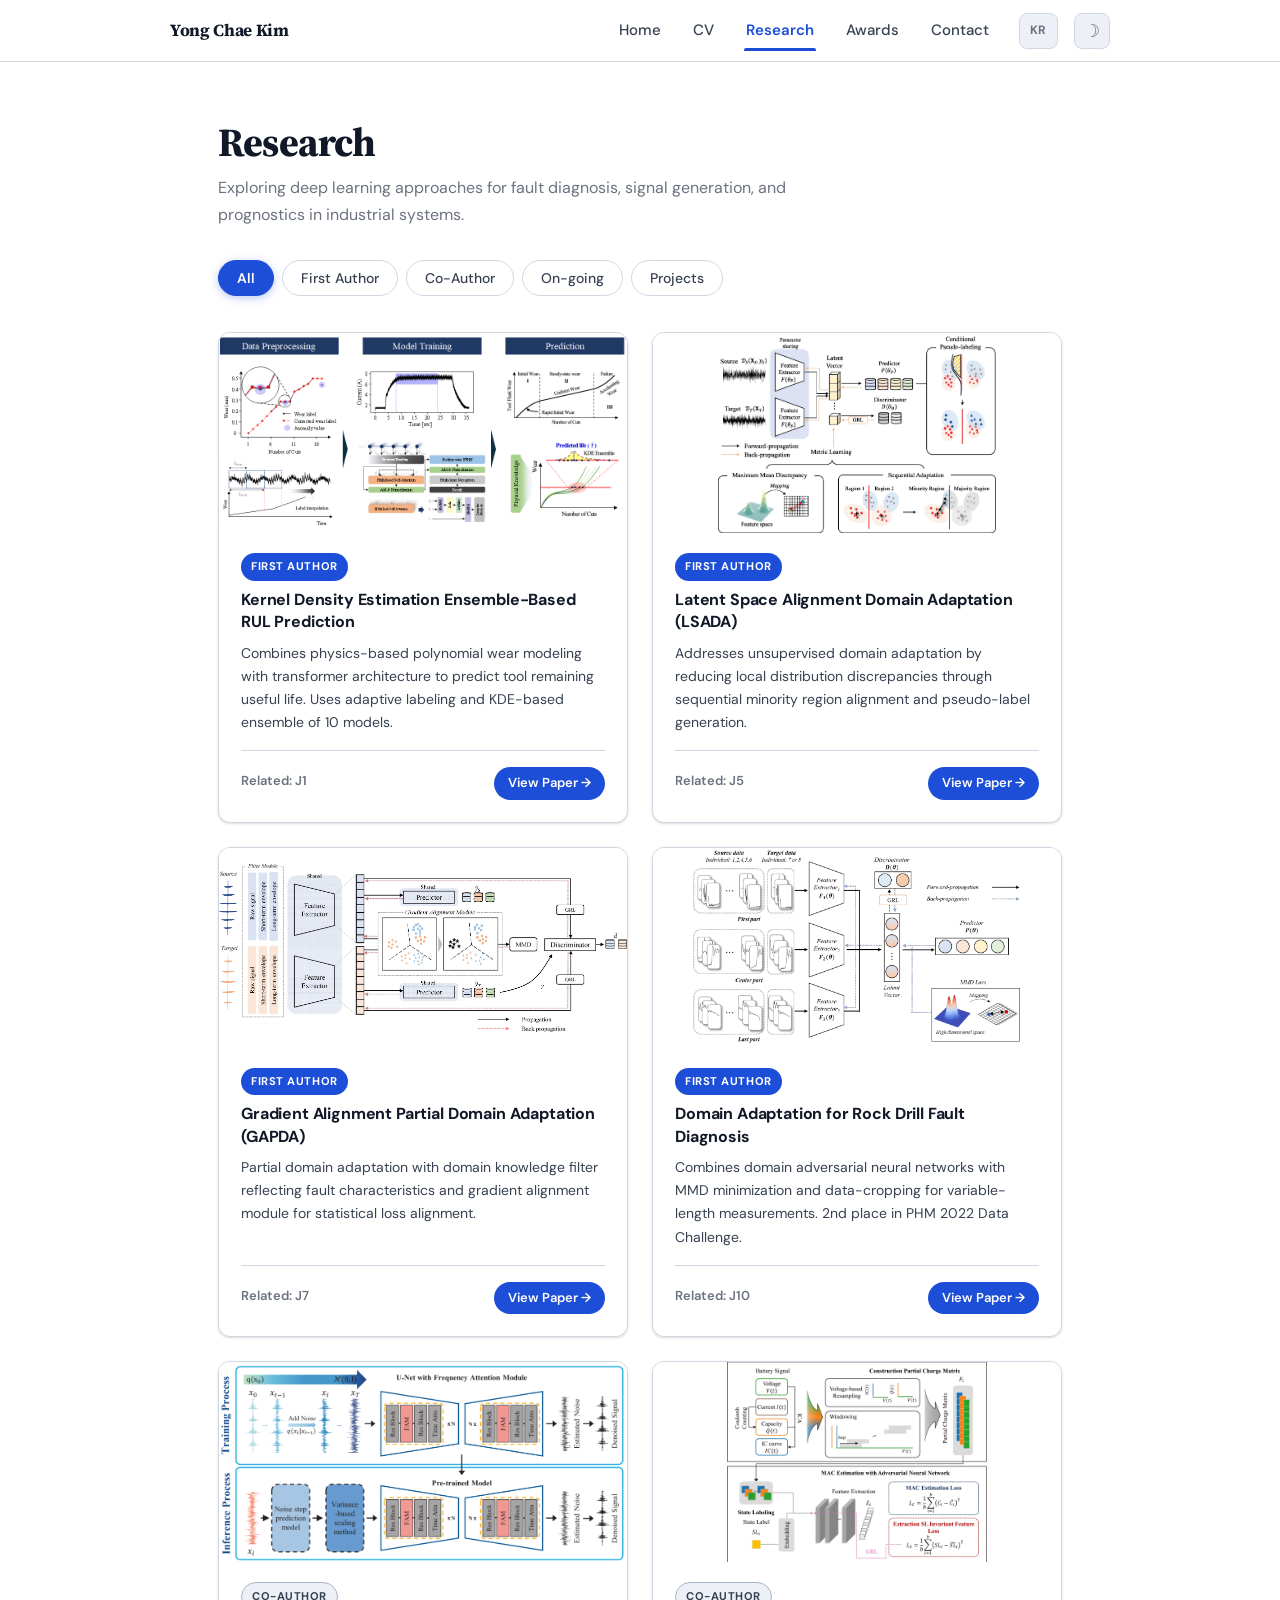
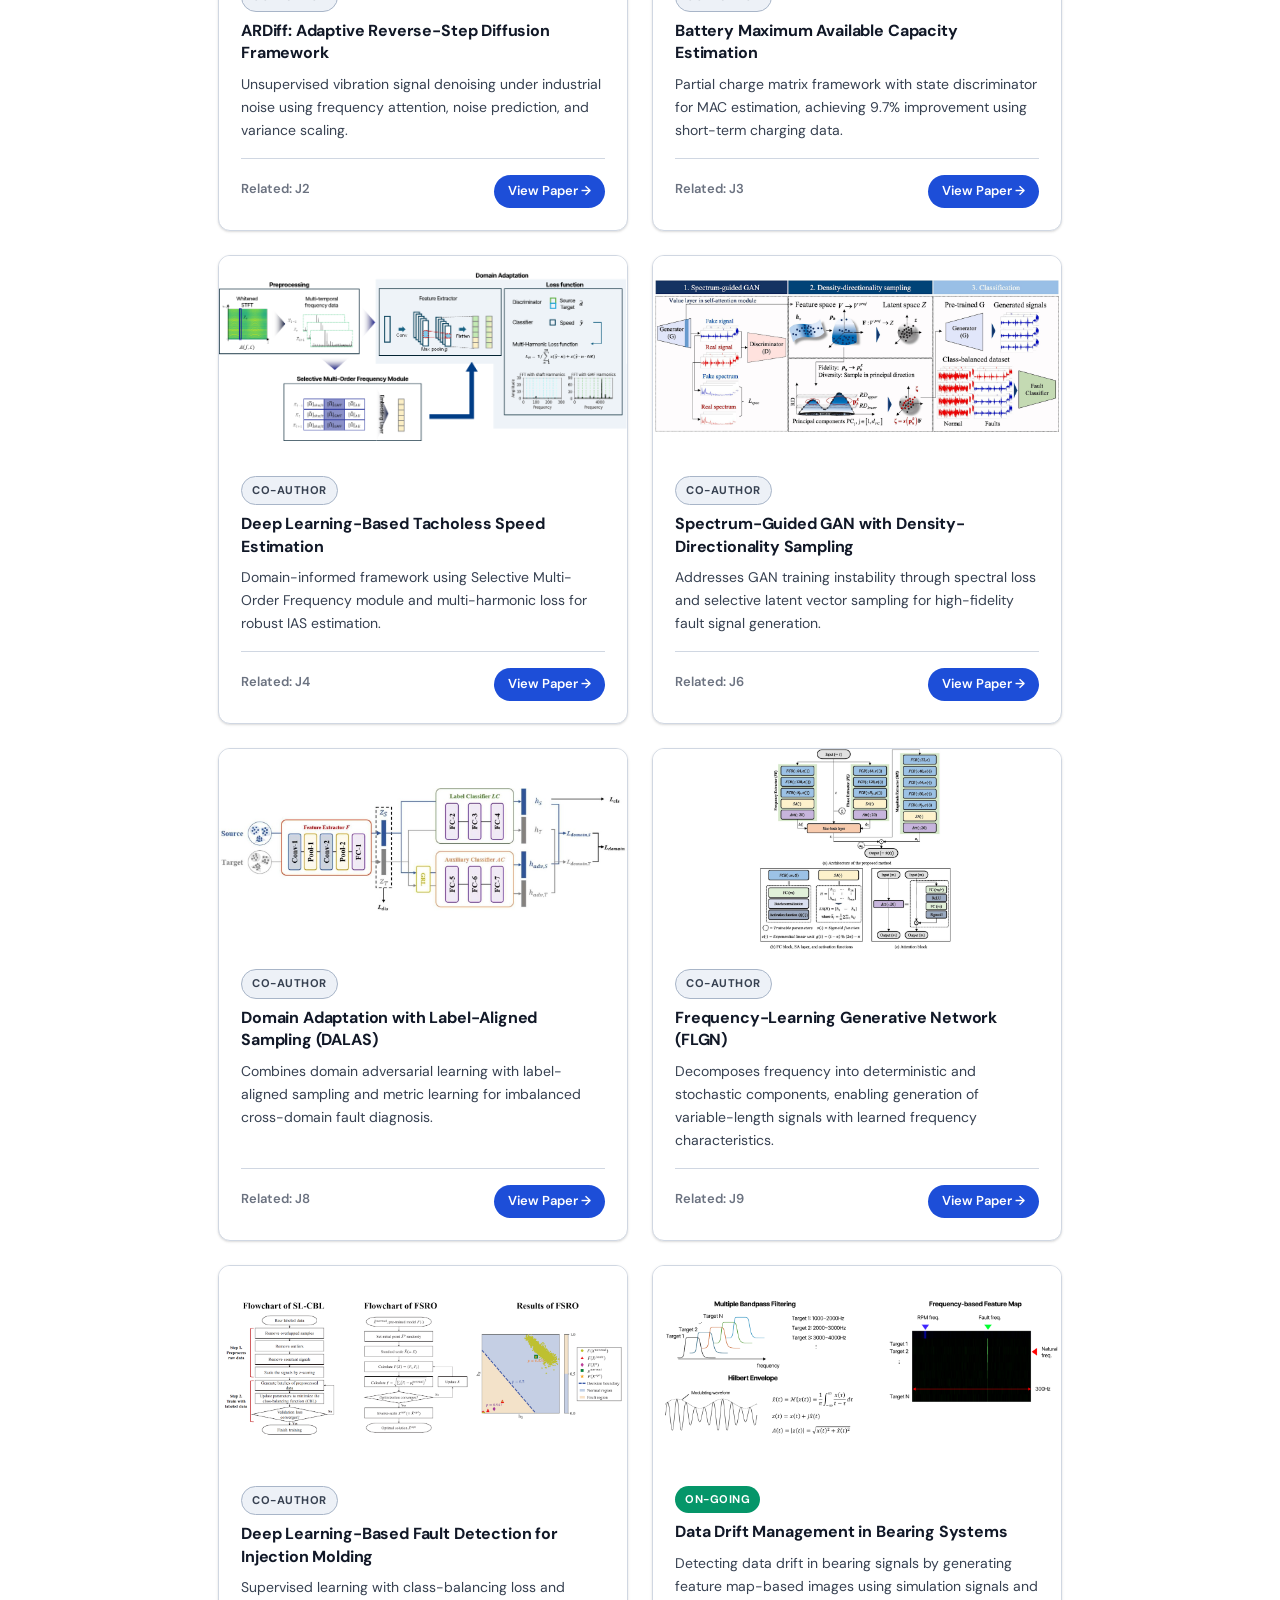
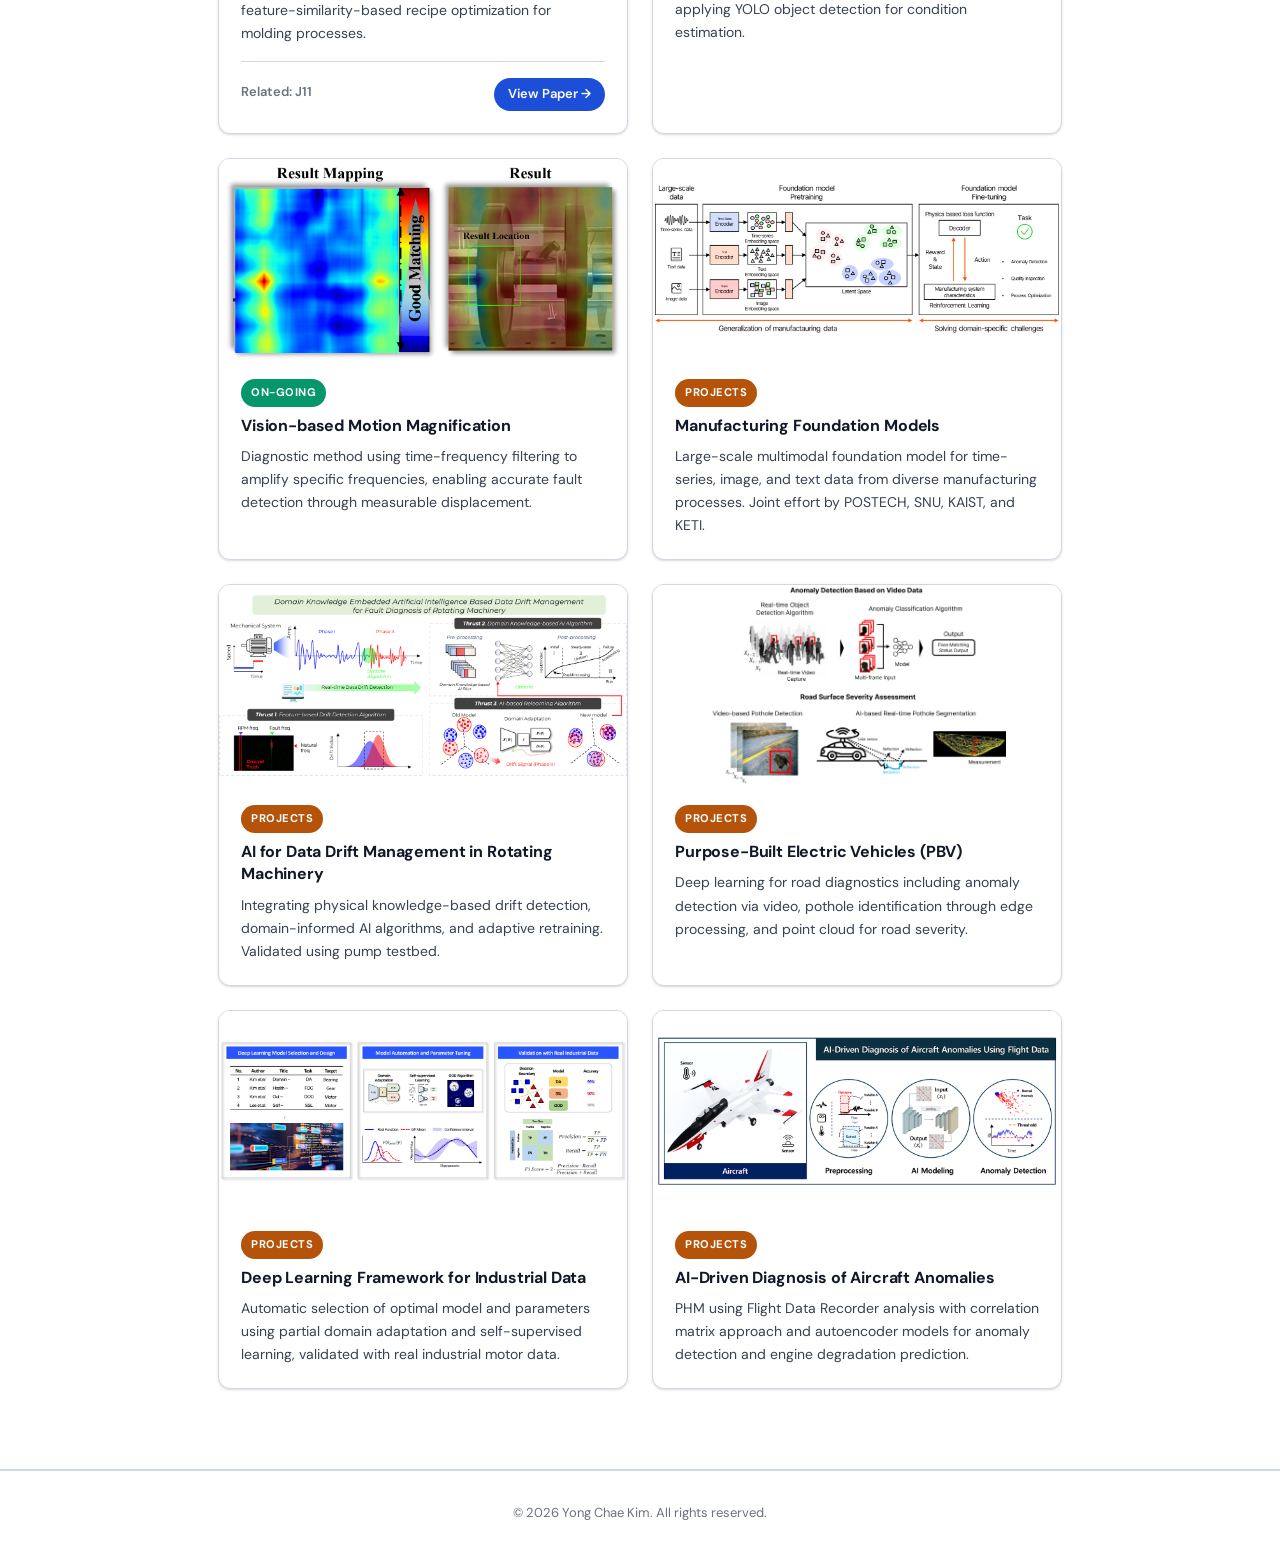
<file: research.html>
<!DOCTYPE html>
<html lang="en">
<head>
  <meta charset="UTF-8" />
  <meta name="viewport" content="width=device-width, initial-scale=1.0" />
  <title>Research | Yong Chae Kim</title>
  <meta name="description" content="Research projects by Yong Chae Kim — deep learning for fault diagnosis, signal generation, and prognostics in industrial systems." />
  <meta property="og:title" content="Research | Yong Chae Kim" />
  <meta property="og:description" content="Deep learning for fault diagnosis, signal generation, and prognostics in industrial systems." />
  <meta property="og:type" content="website" />
  <meta property="og:url" content="https://yongchae.com/research.html" />
  <meta property="og:image" content="https://yongchae.com/images/og-thumbnail.png" />
  <link rel="alternate" hreflang="en" href="https://yongchae.com/research.html" />
  <link rel="alternate" hreflang="ko" href="https://yongchae.com/ko/research.html" />
  <link rel="canonical" href="https://yongchae.com/research.html" />
  <link rel="preconnect" href="https://fonts.googleapis.com" />
  <link rel="preconnect" href="https://fonts.gstatic.com" crossorigin />
  <link href="https://fonts.googleapis.com/css2?family=DM+Sans:wght@400;500;600;700;800&family=Source+Serif+4:wght@400;600;700;800&display=swap" rel="stylesheet" />
  <link rel="icon" type="image/svg+xml" href="favicon.svg" />
  <link rel="stylesheet" href="css/style.css?v=4" />
</head>
<body>
  <nav class="site-nav">
    <div class="nav-inner">
      <a href="/" class="nav-brand">Yong Chae Kim</a>
      <div class="nav-links">
        <a href="/"    data-page="index">Home</a>
        <a href="cv.html"       data-page="cv">CV</a>
        <a href="research.html" data-page="research">Research</a>
        <a href="awards.html"   data-page="awards">Awards</a>
        <a href="contact.html"  data-page="contact">Contact</a>
      </div>
      <a href="/ko/research.html" class="lang-toggle" aria-label="Switch to Korean">KR</a>
      <button id="themeToggle" class="theme-toggle" aria-label="Switch to dark mode">&#9789;</button>
      <button id="navToggle" class="hamburger" aria-label="Toggle menu">
        <span></span><span></span><span></span>
      </button>
    </div>
  </nav>
  <div class="mobile-menu" id="mobileMenu">
    <a href="/"    data-page="index">Home</a>
    <a href="cv.html"       data-page="cv">CV</a>
    <a href="research.html" data-page="research">Research</a>
    <a href="awards.html"   data-page="awards">Awards</a>
    <a href="contact.html"  data-page="contact">Contact</a>
    <button class="mobile-theme-toggle" id="mobileThemeToggle" aria-label="Toggle theme"><span class="theme-icon">&#9789;</span> Dark Mode</button>
  </div>

  <main>
    <section class="page-header">
      <div class="container">
        <h1 class="page-title fade-in">Research</h1>
        <p class="page-subtitle fade-in" data-delay="1">Exploring deep learning approaches for fault diagnosis, signal generation, and prognostics in industrial systems.</p>
      </div>
    </section>

    <section class="research-section">
      <div class="container">
        <div class="filter-tabs fade-in">
          <button class="filter-btn active" data-filter="all">All</button>
          <button class="filter-btn" data-filter="first">First Author</button>
          <button class="filter-btn" data-filter="co">Co-Author</button>
          <button class="filter-btn" data-filter="ongoing">On-going</button>
          <button class="filter-btn" data-filter="project">Projects</button>
        </div>

        <div id="researchGrid" class="research-grid">
          <!-- Rendered by JS -->
        </div>
      </div>
    </section>
  </main>

  <footer class="site-footer">
    <p>&copy; 2026 Yong Chae Kim. All rights reserved.</p>
  </footer>

  <script src="js/main.js?v=3"></script>
  <script>
    document.addEventListener('DOMContentLoaded', async () => {
      const data = await loadJSON('data/research.json');
      renderResearch('researchGrid', data);
    });
  </script>
</body>
</html>
</file>
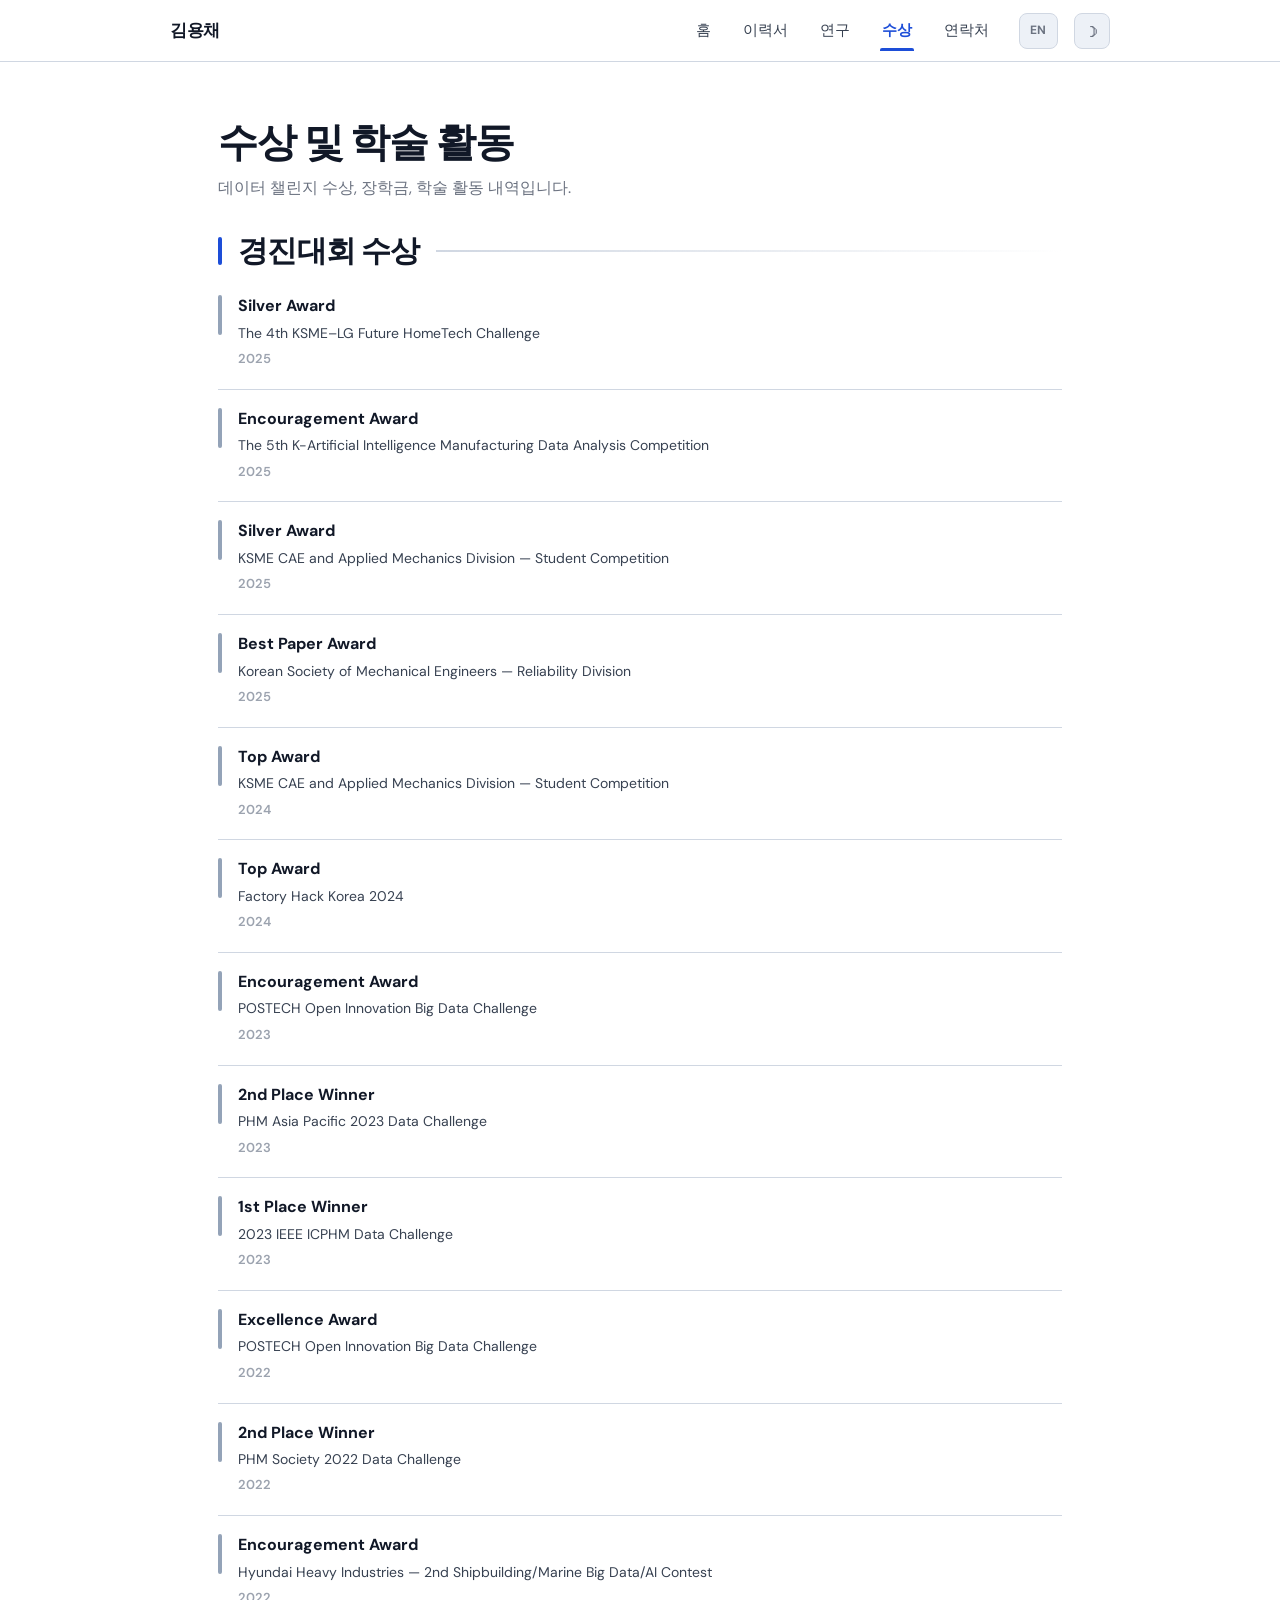
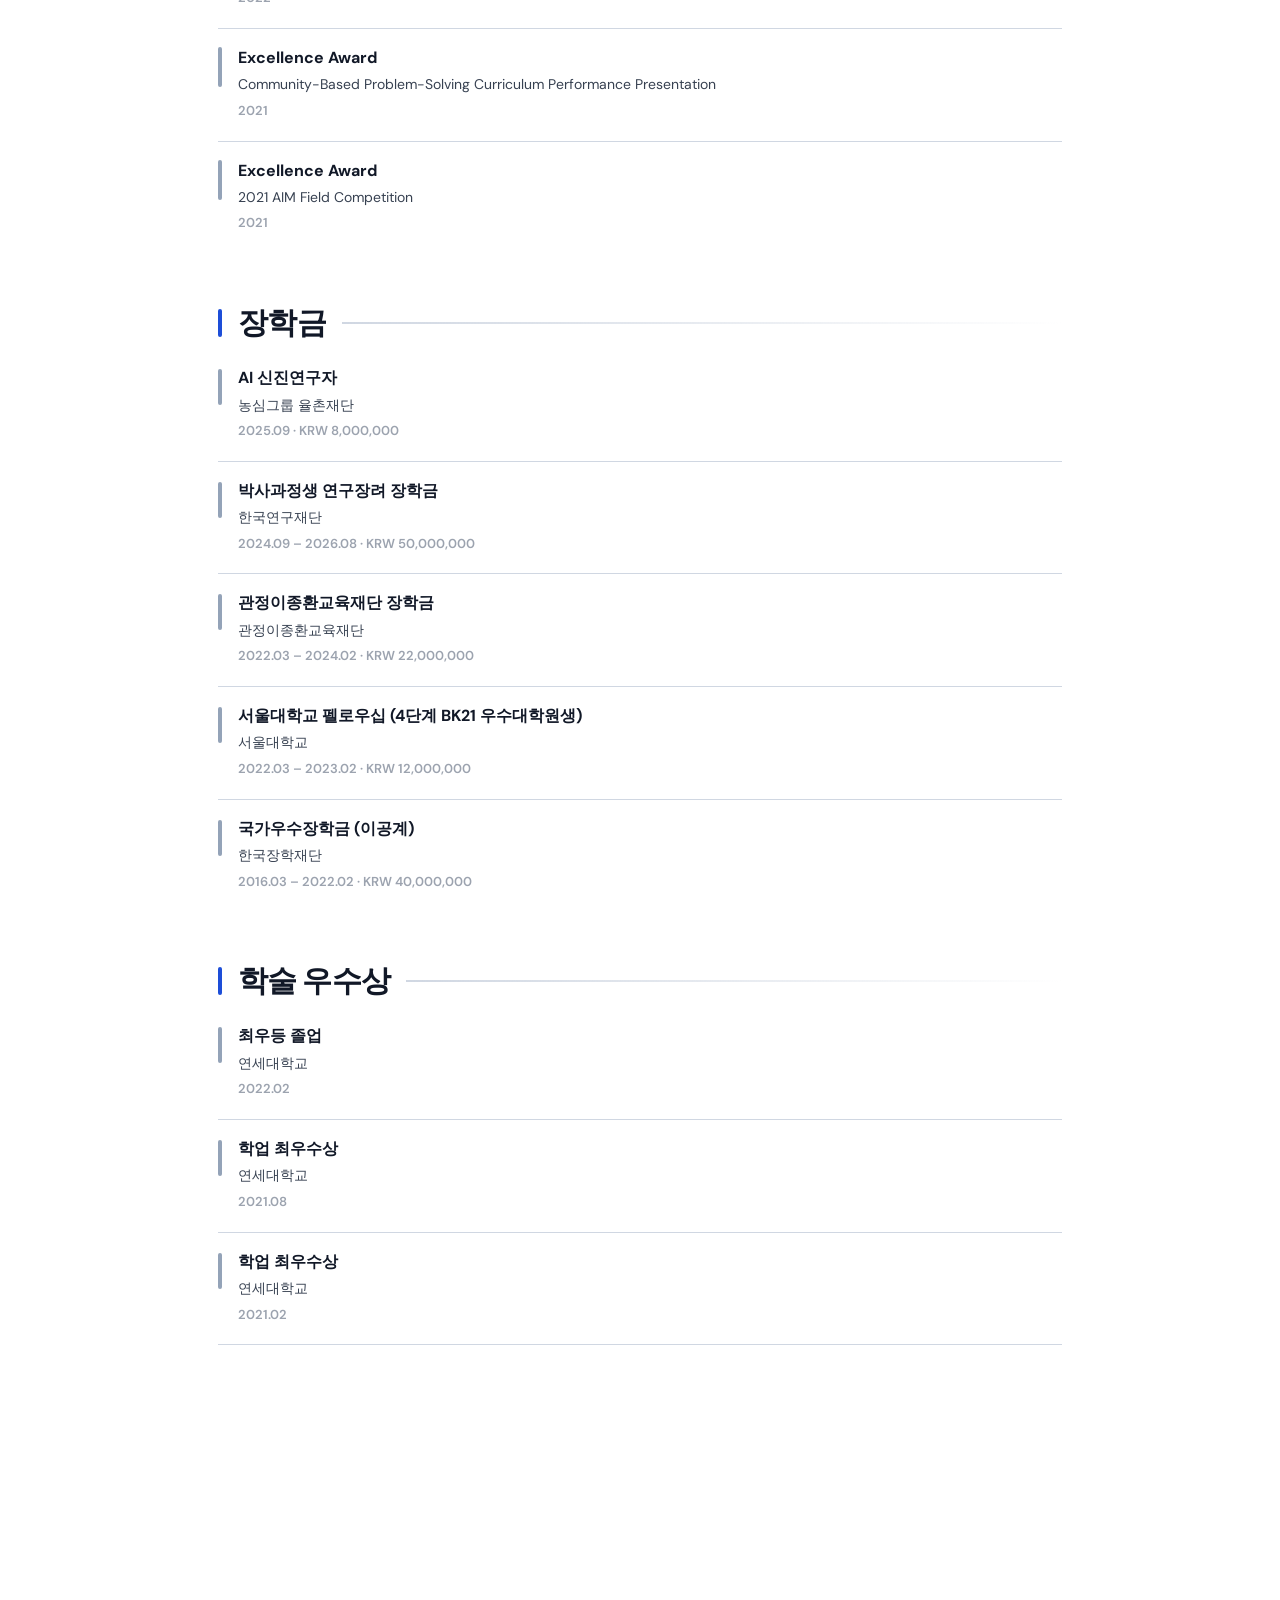
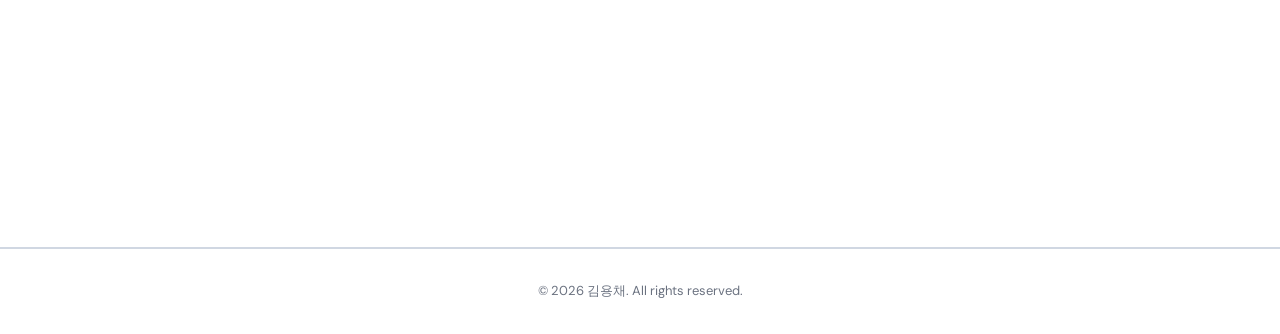
<file: ko/awards.html>
<!DOCTYPE html>
<html lang="ko">
<head>
  <meta charset="UTF-8" />
  <meta name="viewport" content="width=device-width, initial-scale=1.0" />
  <title>수상 | 김용채</title>
  <meta name="description" content="김용채 수상 — 데이터 챌린지 수상, 장학금, 학술 우수상 내역." />
  <meta property="og:title" content="수상 | 김용채" />
  <meta property="og:description" content="데이터 챌린지 수상, 장학금, 학술 우수상 내역." />
  <meta property="og:type" content="website" />
  <meta property="og:url" content="https://yongchae.com/ko/awards.html" />
  <meta property="og:image" content="https://yongchae.com/images/og-thumbnail.png" />
  <link rel="alternate" hreflang="en" href="https://yongchae.com/awards.html" />
  <link rel="alternate" hreflang="ko" href="https://yongchae.com/ko/awards.html" />
  <link rel="canonical" href="https://yongchae.com/ko/awards.html" />
  <link rel="preconnect" href="https://fonts.googleapis.com" />
  <link rel="preconnect" href="https://fonts.gstatic.com" crossorigin />
  <link href="https://fonts.googleapis.com/css2?family=DM+Sans:wght@400;500;600;700;800&family=Source+Serif+4:wght@400;600;700;800&display=swap" rel="stylesheet" />
  <link rel="icon" type="image/svg+xml" href="../favicon.svg" />
  <link rel="stylesheet" href="../css/style.css?v=4" />
</head>
<body>
  <nav class="site-nav">
    <div class="nav-inner">
      <a href="/ko/" class="nav-brand">김용채</a>
      <div class="nav-links">
        <a href="/ko/"              data-page="index">홈</a>
        <a href="/ko/cv.html"       data-page="cv">이력서</a>
        <a href="/ko/research.html" data-page="research">연구</a>
        <a href="/ko/awards.html"   data-page="awards">수상</a>
        <a href="/ko/contact.html"  data-page="contact">연락처</a>
      </div>
      <a href="/awards.html" class="lang-toggle" aria-label="Switch to English">EN</a>
      <button id="themeToggle" class="theme-toggle" aria-label="Switch to dark mode">&#9789;</button>
      <button id="navToggle" class="hamburger" aria-label="Toggle menu">
        <span></span><span></span><span></span>
      </button>
    </div>
  </nav>
  <div class="mobile-menu" id="mobileMenu">
    <a href="/ko/"              data-page="index">홈</a>
    <a href="/ko/cv.html"       data-page="cv">이력서</a>
    <a href="/ko/research.html" data-page="research">연구</a>
    <a href="/ko/awards.html"   data-page="awards">수상</a>
    <a href="/ko/contact.html"  data-page="contact">연락처</a>
    <button class="mobile-theme-toggle" id="mobileThemeToggle" aria-label="Toggle theme"><span class="theme-icon">&#9789;</span> 다크 모드</button>
  </div>

  <main>
    <section class="page-header">
      <div class="container">
        <h1 class="page-title fade-in">수상 및 학술 활동</h1>
        <p class="page-subtitle fade-in" data-delay="1">데이터 챌린지 수상, 장학금, 학술 활동 내역입니다.</p>
      </div>
    </section>

    <!-- Competition Awards - rendered by JS -->
    <section class="awards-section">
      <div class="container">
        <h2 class="section-title fade-in">경진대회 수상</h2>
        <div id="awardsList" class="awards-grid">
          <!-- Rendered by JS -->
        </div>
      </div>
    </section>

    <!-- Scholarships -->
    <section class="awards-section">
      <div class="container">
        <h2 class="section-title fade-in">장학금</h2>
        <div class="scholarship-list">
          <div class="scholarship-item fade-in">
            <div class="scholarship-accent"></div>
            <div class="scholarship-body">
              <div class="scholarship-title">AI 신진연구자</div>
              <div class="scholarship-event">농심그룹 율촌재단</div>
              <div class="scholarship-meta">2025.09 · KRW 8,000,000</div>
            </div>
          </div>
          <div class="scholarship-item fade-in" data-delay="1">
            <div class="scholarship-accent"></div>
            <div class="scholarship-body">
              <div class="scholarship-title">박사과정생 연구장려 장학금</div>
              <div class="scholarship-event">한국연구재단</div>
              <div class="scholarship-meta">2024.09 – 2026.08 · KRW 50,000,000</div>
            </div>
          </div>
          <div class="scholarship-item fade-in" data-delay="2">
            <div class="scholarship-accent"></div>
            <div class="scholarship-body">
              <div class="scholarship-title">관정이종환교육재단 장학금</div>
              <div class="scholarship-event">관정이종환교육재단</div>
              <div class="scholarship-meta">2022.03 – 2024.02 · KRW 22,000,000</div>
            </div>
          </div>
          <div class="scholarship-item fade-in" data-delay="3">
            <div class="scholarship-accent"></div>
            <div class="scholarship-body">
              <div class="scholarship-title">서울대학교 펠로우십 (4단계 BK21 우수대학원생)</div>
              <div class="scholarship-event">서울대학교</div>
              <div class="scholarship-meta">2022.03 – 2023.02 · KRW 12,000,000</div>
            </div>
          </div>
          <div class="scholarship-item fade-in" data-delay="4">
            <div class="scholarship-accent"></div>
            <div class="scholarship-body">
              <div class="scholarship-title">국가우수장학금 (이공계)</div>
              <div class="scholarship-event">한국장학재단</div>
              <div class="scholarship-meta">2016.03 – 2022.02 · KRW 40,000,000</div>
            </div>
          </div>
        </div>
      </div>
    </section>

    <!-- Academic Honors -->
    <section class="awards-section">
      <div class="container">
        <h2 class="section-title fade-in">학술 우수상</h2>
        <div class="honors-list">
          <div class="honor-item fade-in">
            <div class="honor-accent"></div>
            <div class="honor-body">
              <div class="honor-title">최우등 졸업</div>
              <div class="honor-event">연세대학교</div>
              <div class="honor-meta">2022.02</div>
            </div>
          </div>
          <div class="honor-item fade-in" data-delay="1">
            <div class="honor-accent"></div>
            <div class="honor-body">
              <div class="honor-title">학업 최우수상</div>
              <div class="honor-event">연세대학교</div>
              <div class="honor-meta">2021.08</div>
            </div>
          </div>
          <div class="honor-item fade-in" data-delay="2">
            <div class="honor-accent"></div>
            <div class="honor-body">
              <div class="honor-title">학업 최우수상</div>
              <div class="honor-event">연세대학교</div>
              <div class="honor-meta">2021.02</div>
            </div>
          </div>
          <div class="honor-item fade-in" data-delay="3">
            <div class="honor-accent"></div>
            <div class="honor-body">
              <div class="honor-title">학업 우수상</div>
              <div class="honor-event">연세대학교</div>
              <div class="honor-meta">2020.08</div>
            </div>
          </div>
          <div class="honor-item fade-in" data-delay="4">
            <div class="honor-accent"></div>
            <div class="honor-body">
              <div class="honor-title">학업 최우수상</div>
              <div class="honor-event">연세대학교</div>
              <div class="honor-meta">2020.02</div>
            </div>
          </div>
          <div class="honor-item fade-in" data-delay="5">
            <div class="honor-accent"></div>
            <div class="honor-body">
              <div class="honor-title">학업 최우수상</div>
              <div class="honor-event">연세대학교</div>
              <div class="honor-meta">2019.08</div>
            </div>
          </div>
          <div class="honor-item fade-in" data-delay="6">
            <div class="honor-accent"></div>
            <div class="honor-body">
              <div class="honor-title">학업 우수상</div>
              <div class="honor-event">연세대학교</div>
              <div class="honor-meta">2017.02</div>
            </div>
          </div>
        </div>
      </div>
    </section>
  </main>

  <footer class="site-footer">
    <p>&copy; 2026 김용채. All rights reserved.</p>
  </footer>

  <script src="../js/main.js?v=3"></script>
  <script>
    document.addEventListener('DOMContentLoaded', async () => {
      const data = await loadJSON('../data/awards.json');
      renderAwards('awardsList', data);
    });
  </script>
</body>
</html>
</file>
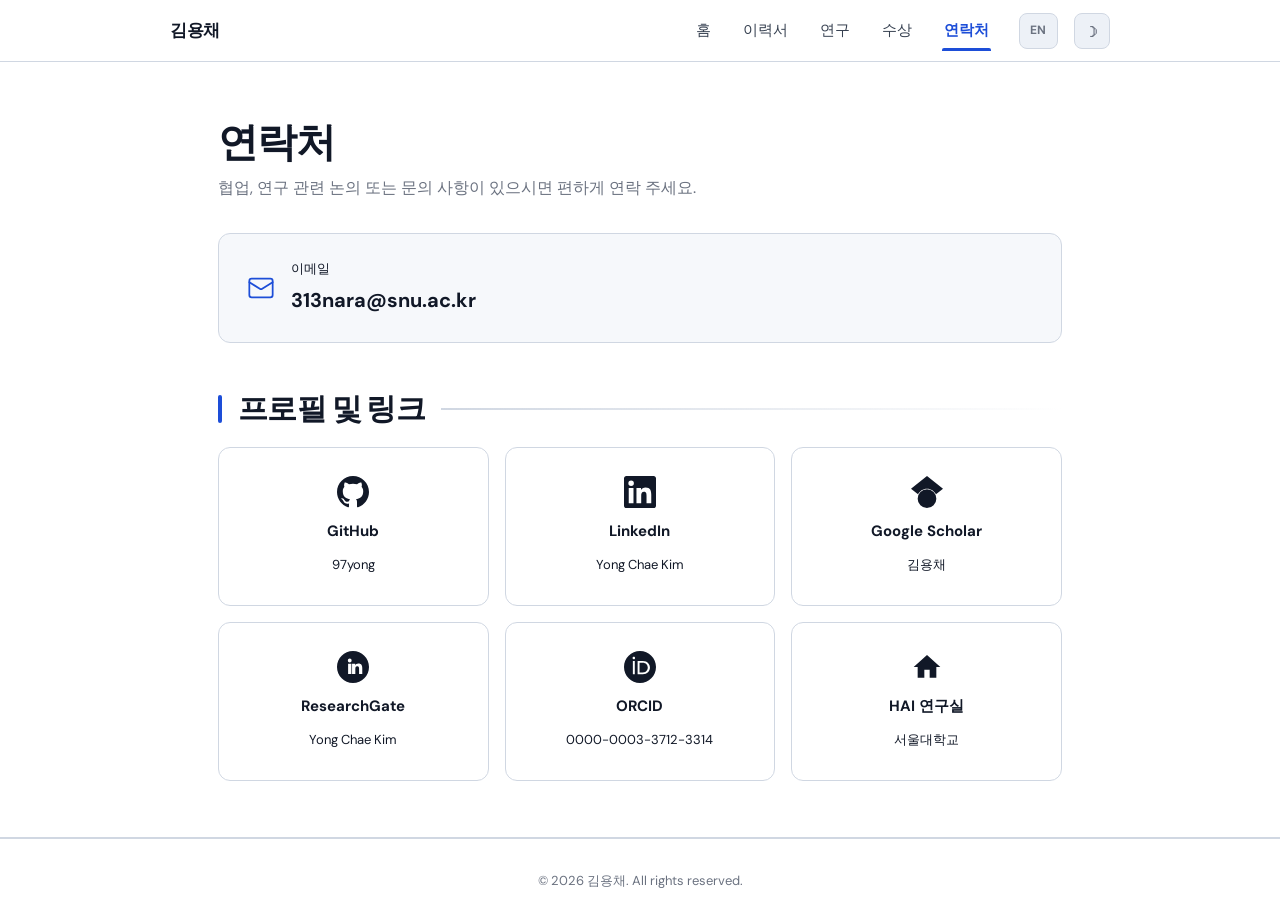
<file: ko/contact.html>
<!DOCTYPE html>
<html lang="ko">
<head>
  <meta charset="UTF-8" />
  <meta name="viewport" content="width=device-width, initial-scale=1.0" />
  <title>연락처 | 김용채</title>
  <meta name="description" content="김용채 - 서울대학교 기계공학과 박사과정 연락처." />
  <meta property="og:title" content="연락처 | 김용채" />
  <meta property="og:description" content="협업, 연구 관련 논의 또는 문의 사항이 있으시면 편하게 연락 주세요." />
  <meta property="og:type" content="website" />
  <meta property="og:url" content="https://yongchae.com/ko/contact.html" />
  <meta property="og:image" content="https://yongchae.com/images/og-thumbnail.png" />
  <link rel="alternate" hreflang="en" href="https://yongchae.com/contact.html" />
  <link rel="alternate" hreflang="ko" href="https://yongchae.com/ko/contact.html" />
  <link rel="canonical" href="https://yongchae.com/ko/contact.html" />
  <link rel="preconnect" href="https://fonts.googleapis.com" />
  <link rel="preconnect" href="https://fonts.gstatic.com" crossorigin />
  <link href="https://fonts.googleapis.com/css2?family=DM+Sans:wght@400;500;600;700;800&family=Source+Serif+4:wght@400;600;700;800&display=swap" rel="stylesheet" />
  <link rel="icon" type="image/svg+xml" href="../favicon.svg" />
  <link rel="stylesheet" href="../css/style.css?v=4" />
</head>
<body>
  <nav class="site-nav">
    <div class="nav-inner">
      <a href="/ko/" class="nav-brand">김용채</a>
      <div class="nav-links">
        <a href="/ko/"              data-page="index">홈</a>
        <a href="/ko/cv.html"       data-page="cv">이력서</a>
        <a href="/ko/research.html" data-page="research">연구</a>
        <a href="/ko/awards.html"   data-page="awards">수상</a>
        <a href="/ko/contact.html"  data-page="contact">연락처</a>
      </div>
      <a href="/contact.html" class="lang-toggle" aria-label="Switch to English">EN</a>
      <button id="themeToggle" class="theme-toggle" aria-label="Switch to dark mode">&#9789;</button>
      <button id="navToggle" class="hamburger" aria-label="Toggle menu">
        <span></span><span></span><span></span>
      </button>
    </div>
  </nav>
  <div class="mobile-menu" id="mobileMenu">
    <a href="/ko/"              data-page="index">홈</a>
    <a href="/ko/cv.html"       data-page="cv">이력서</a>
    <a href="/ko/research.html" data-page="research">연구</a>
    <a href="/ko/awards.html"   data-page="awards">수상</a>
    <a href="/ko/contact.html"  data-page="contact">연락처</a>
    <button class="mobile-theme-toggle" id="mobileThemeToggle" aria-label="Toggle theme"><span class="theme-icon">&#9789;</span> 다크 모드</button>
  </div>

  <main>
    <section class="page-header">
      <div class="container">
        <h1 class="page-title fade-in">연락처</h1>
        <p class="page-subtitle fade-in" data-delay="1">협업, 연구 관련 논의 또는 문의 사항이 있으시면 편하게 연락 주세요.</p>
      </div>
    </section>

    <section class="cv-section">
      <div class="container">
        <!-- Email -->
        <div class="contact-email-block fade-in">
          <svg viewBox="0 0 24 24" fill="none" stroke="currentColor" stroke-width="1.5" stroke-linecap="round" stroke-linejoin="round" style="width:28px;height:28px;color:var(--color-accent)">
            <rect x="2" y="4" width="20" height="16" rx="2"/>
            <path d="m22 7-8.97 5.7a1.94 1.94 0 0 1-2.06 0L2 7"/>
          </svg>
          <div>
            <div style="font-size:13px;color:var(--color-text-secondary);margin-bottom:2px">이메일</div>
            <a href="mailto:313nara@snu.ac.kr" style="font-size:20px;font-weight:700;color:var(--color-text);text-decoration:none">313nara@snu.ac.kr</a>
          </div>
        </div>

        <!-- Links Grid -->
        <h2 class="section-title fade-in" style="margin-top:48px">프로필 및 링크</h2>
        <div class="contact-links-grid">
          <a href="https://github.com/97yong" target="_blank" rel="noopener" class="contact-link-card fade-in">
            <svg viewBox="0 0 24 24" fill="currentColor"><path d="M12 0C5.374 0 0 5.373 0 12c0 5.302 3.438 9.8 8.207 11.387.599.111.793-.261.793-.577v-2.234c-3.338.726-4.033-1.416-4.033-1.416-.546-1.387-1.333-1.756-1.333-1.756-1.089-.745.083-.729.083-.729 1.205.084 1.839 1.237 1.839 1.237 1.07 1.834 2.807 1.304 3.492.997.107-.775.418-1.305.762-1.604-2.665-.305-5.467-1.334-5.467-5.931 0-1.311.469-2.381 1.236-3.221-.124-.303-.535-1.524.117-3.176 0 0 1.008-.322 3.301 1.23A11.509 11.509 0 0112 5.803c1.02.005 2.047.138 3.006.404 2.291-1.552 3.297-1.23 3.297-1.23.653 1.653.242 2.874.118 3.176.77.84 1.235 1.911 1.235 3.221 0 4.609-2.807 5.624-5.479 5.921.43.372.823 1.102.823 2.222v3.293c0 .319.192.694.801.576C20.566 21.797 24 17.3 24 12c0-6.627-5.373-12-12-12z"/></svg>
            <div class="contact-link-name">GitHub</div>
            <div class="contact-link-sub">97yong</div>
          </a>
          <a href="https://www.linkedin.com/in/yong-chae-kim-89720b229" target="_blank" rel="noopener" class="contact-link-card fade-in" data-delay="1">
            <svg viewBox="0 0 24 24" fill="currentColor"><path d="M20.447 20.452h-3.554v-5.569c0-1.328-.027-3.037-1.852-3.037-1.853 0-2.136 1.445-2.136 2.939v5.667H9.351V9h3.414v1.561h.046c.477-.9 1.637-1.85 3.37-1.85 3.601 0 4.267 2.37 4.267 5.455v6.286zM5.337 7.433a2.062 2.062 0 01-2.063-2.065 2.064 2.064 0 112.063 2.065zm1.782 13.019H3.555V9h3.564v11.452zM22.225 0H1.771C.792 0 0 .774 0 1.729v20.542C0 23.227.792 24 1.771 24h20.451C23.2 24 24 23.227 24 22.271V1.729C24 .774 23.2 0 22.222 0h.003z"/></svg>
            <div class="contact-link-name">LinkedIn</div>
            <div class="contact-link-sub">Yong Chae Kim</div>
          </a>
          <a href="https://scholar.google.com/citations?user=qex9tLkAAAAJ&hl=ko&authuser=1" target="_blank" rel="noopener" class="contact-link-card fade-in" data-delay="2">
            <svg viewBox="0 0 24 24" fill="currentColor"><path d="M5.242 13.769L0 9.5 12 0l12 9.5-5.242 4.269C17.548 11.249 14.978 9.5 12 9.5c-2.977 0-5.548 1.748-6.758 4.269zM12 10a7 7 0 100 14 7 7 0 000-14z"/></svg>
            <div class="contact-link-name">Google Scholar</div>
            <div class="contact-link-sub">김용채</div>
          </a>
          <a href="https://www.researchgate.net/profile/Yong-Kim-109" target="_blank" rel="noopener" class="contact-link-card fade-in" data-delay="3">
            <svg viewBox="0 0 24 24" fill="currentColor"><path d="M12 0C5.373 0 0 5.373 0 12s5.373 12 12 12 12-5.373 12-12S18.627 0 12 0zm-1.207 17.293H8.33V9.583h2.463v7.71zm-1.235-8.76a1.434 1.434 0 110-2.868 1.434 1.434 0 010 2.868zm9.442 8.76h-2.456v-3.756c0-.932-.019-2.131-1.298-2.131-1.3 0-1.499 1.015-1.499 2.064v3.823H11.29V9.583h2.358v1.053h.033c.328-.622 1.13-1.278 2.326-1.278 2.489 0 2.95 1.637 2.95 3.767v4.168h-.957z"/></svg>
            <div class="contact-link-name">ResearchGate</div>
            <div class="contact-link-sub">Yong Chae Kim</div>
          </a>
          <a href="https://orcid.org/0000-0003-3712-3314" target="_blank" rel="noopener" class="contact-link-card fade-in" data-delay="4">
            <svg viewBox="0 0 24 24" fill="currentColor"><path d="M12 0C5.372 0 0 5.372 0 12s5.372 12 12 12 12-5.372 12-12S18.628 0 12 0zM7.369 4.378c.525 0 .947.431.947.947s-.422.947-.947.947a.95.95 0 01-.947-.947c0-.525.422-.947.947-.947zm-.722 3.038h1.444v10.041H6.647V7.416zm3.562 0h3.9c3.712 0 5.344 2.653 5.344 5.025 0 2.578-2.016 5.025-5.325 5.025h-3.919V7.416zm1.444 1.303v7.444h2.297c3.272 0 3.872-2.484 3.872-3.722 0-2.016-1.284-3.722-3.872-3.722h-2.297z"/></svg>
            <div class="contact-link-name">ORCID</div>
            <div class="contact-link-sub">0000-0003-3712-3314</div>
          </a>
          <a href="https://hai.snu.ac.kr/" target="_blank" rel="noopener" class="contact-link-card fade-in" data-delay="5">
            <svg viewBox="0 0 24 24" fill="currentColor"><path d="M10 20v-6h4v6h5v-8h3L12 3 2 12h3v8z"/></svg>
            <div class="contact-link-name">HAI 연구실</div>
            <div class="contact-link-sub">서울대학교</div>
          </a>
        </div>
      </div>
    </section>
  </main>

  <footer class="site-footer">
    <p>&copy; 2026 김용채. All rights reserved.</p>
  </footer>

  <script src="../js/main.js?v=3"></script>
</body>
</html>
</file>
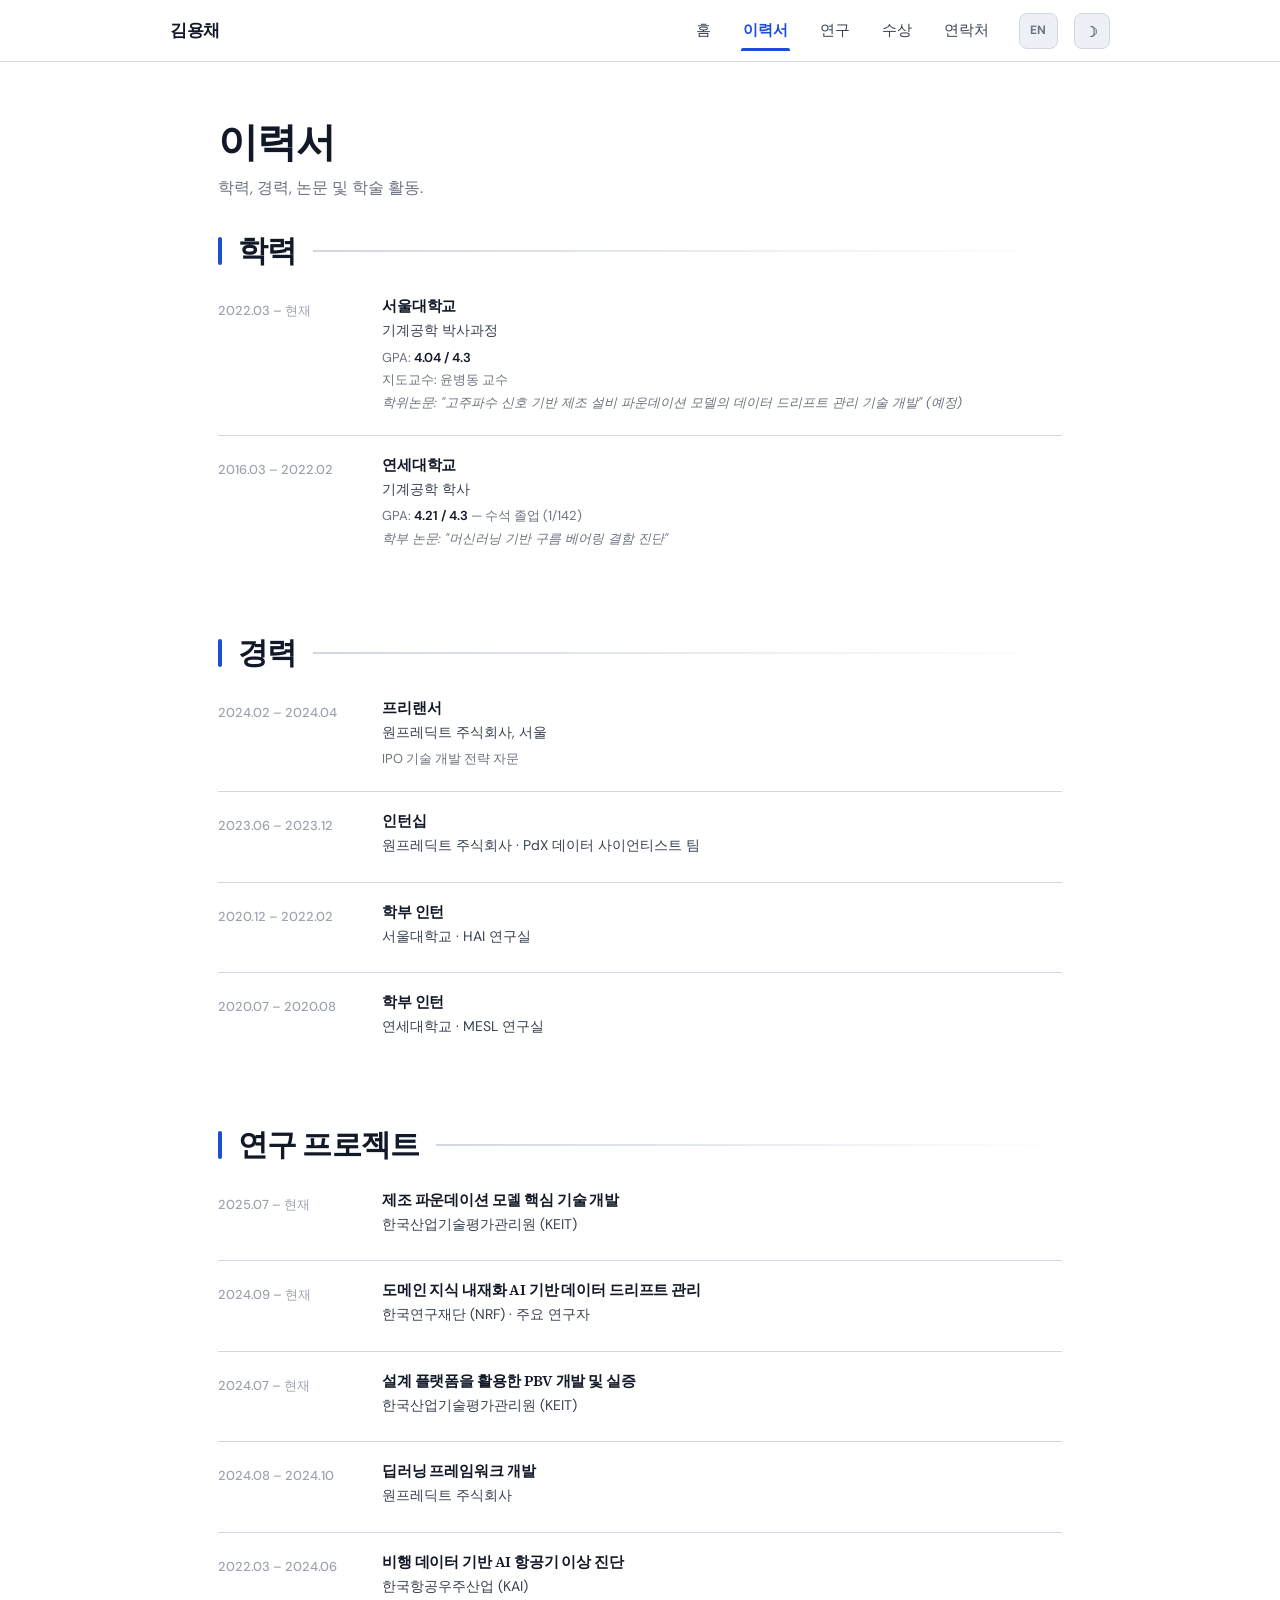
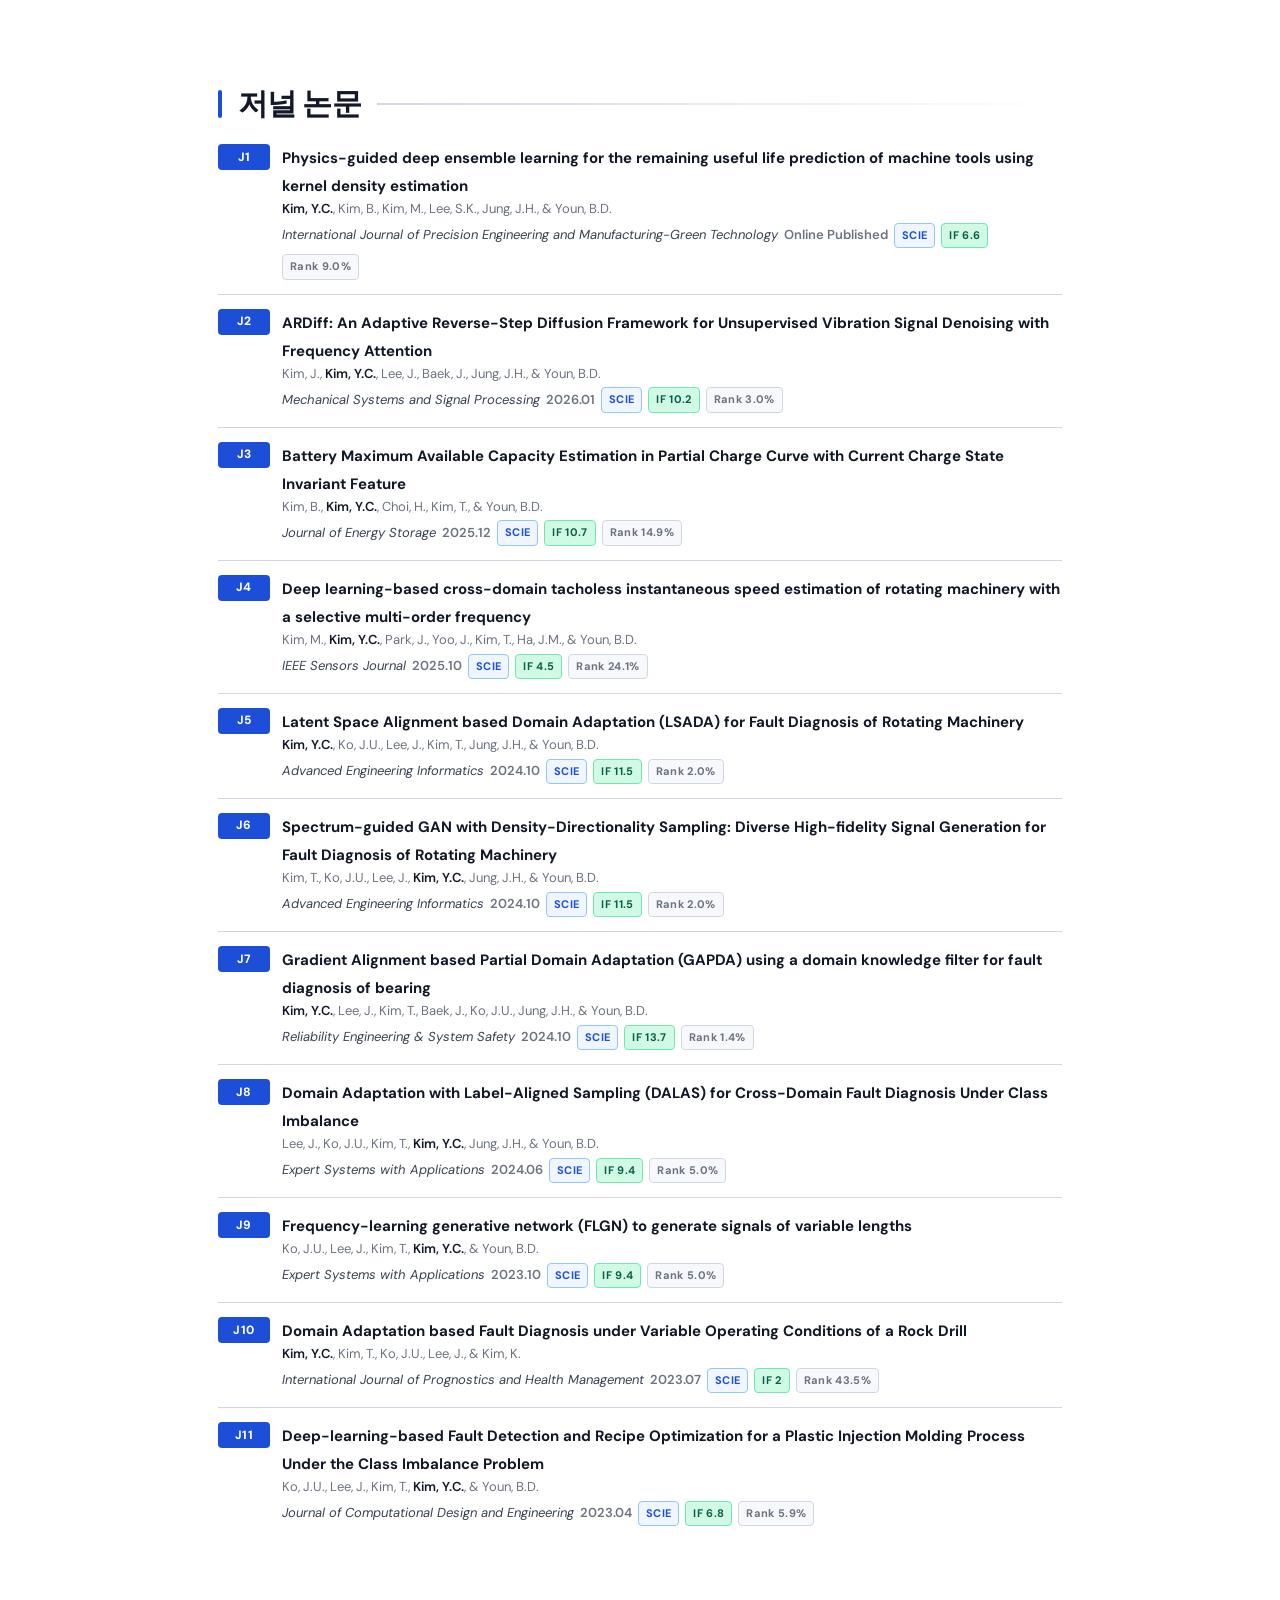
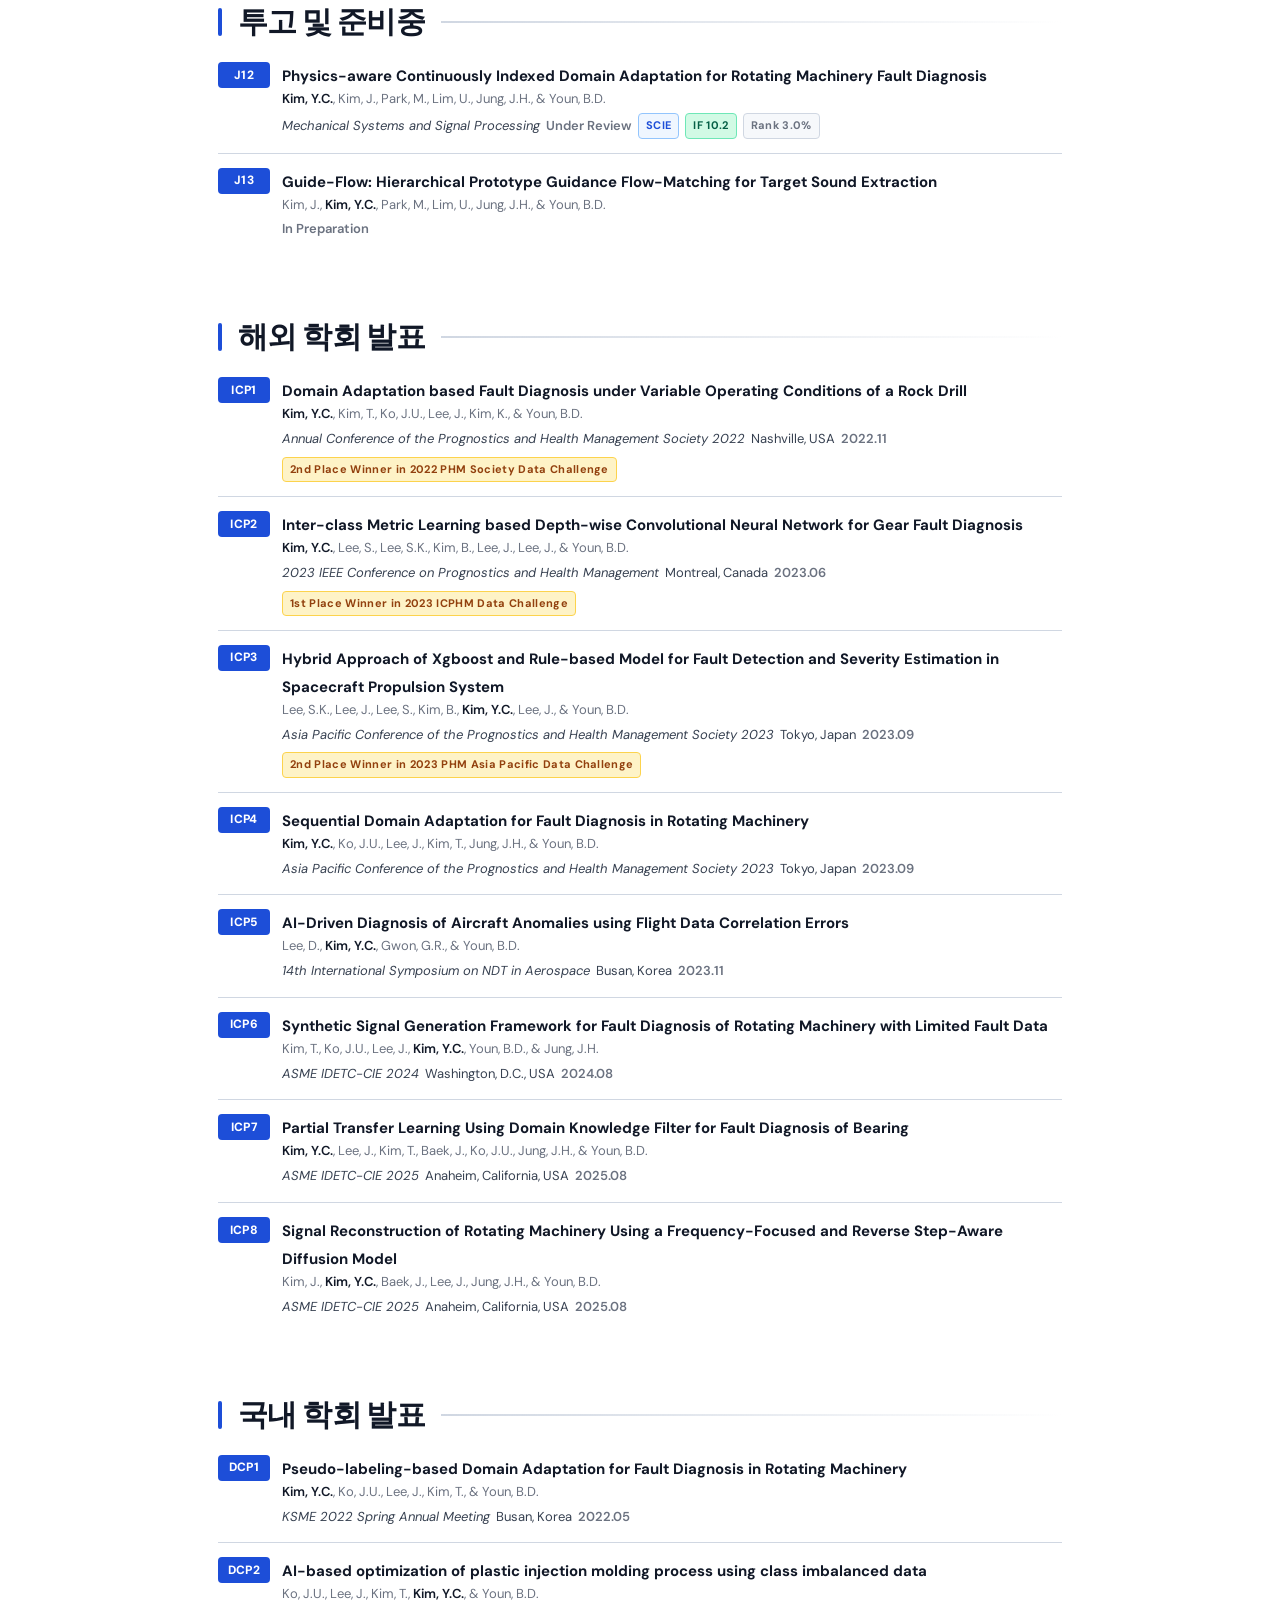
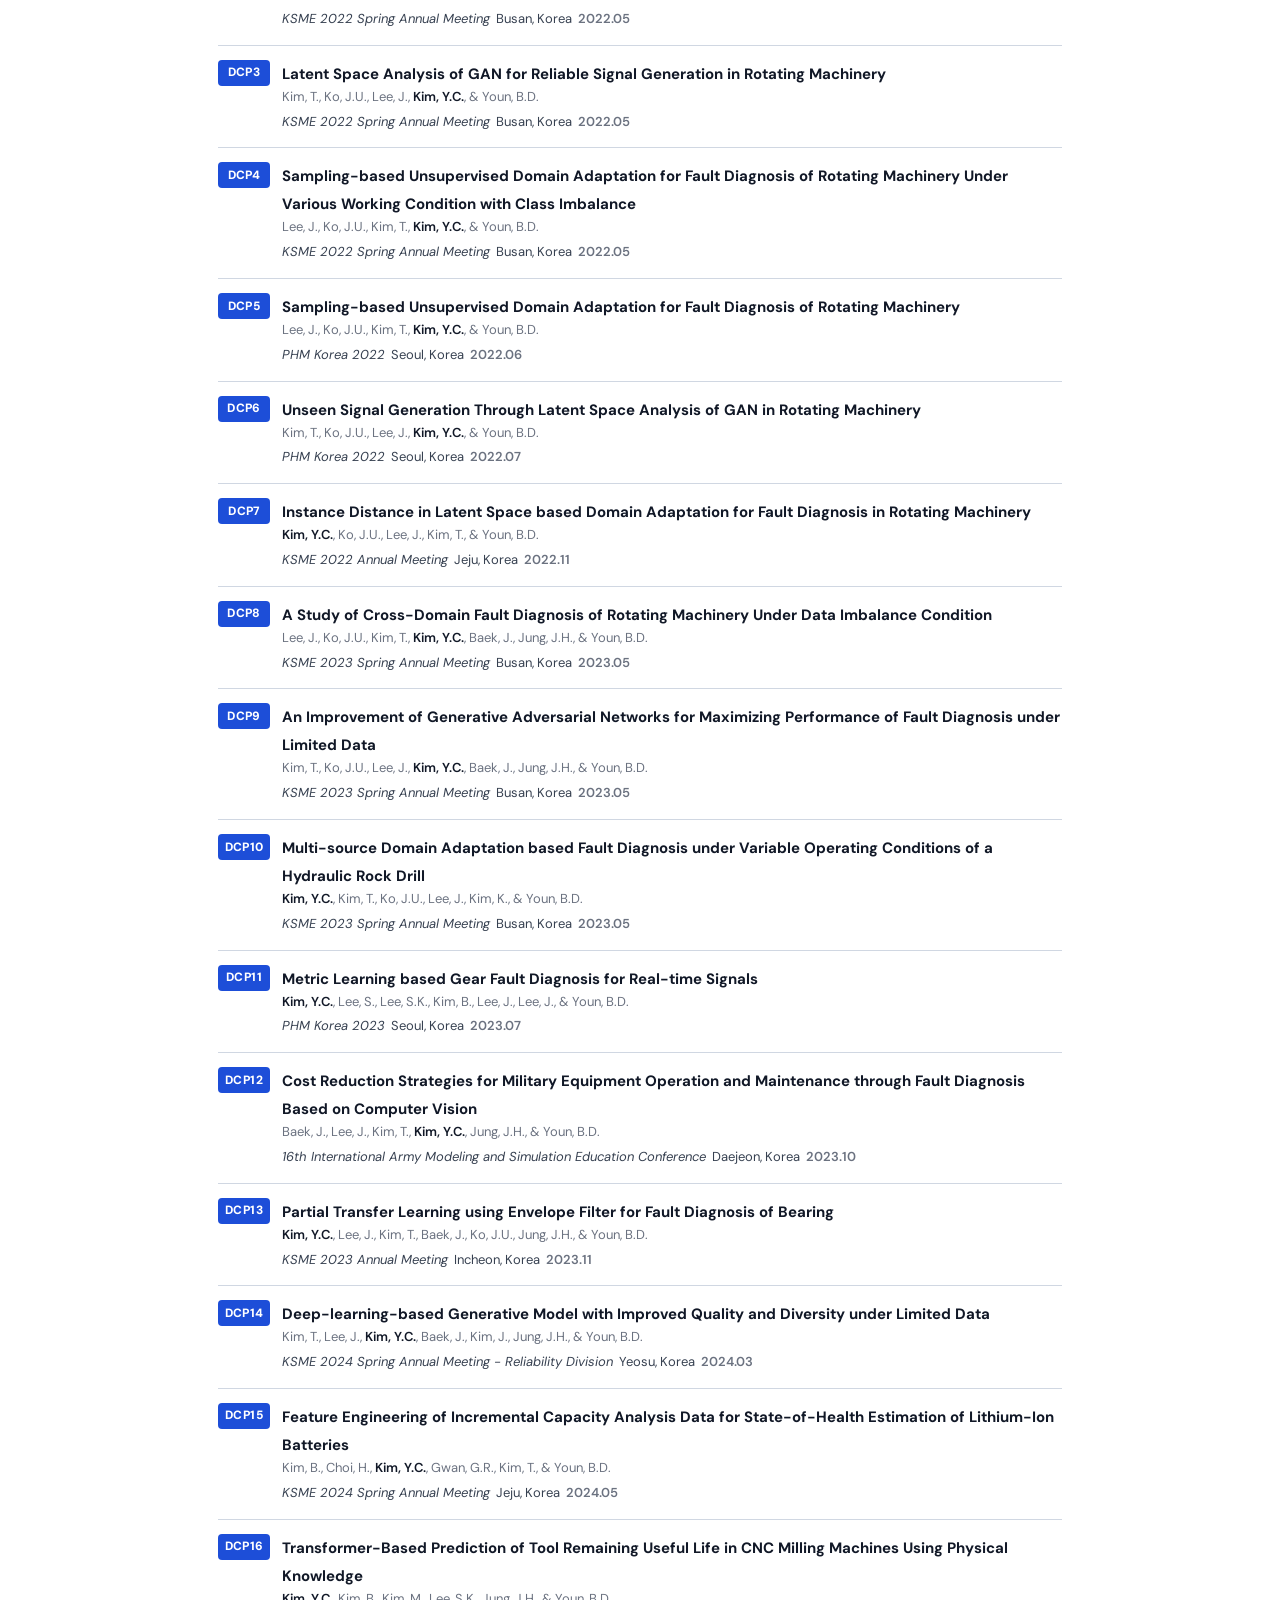
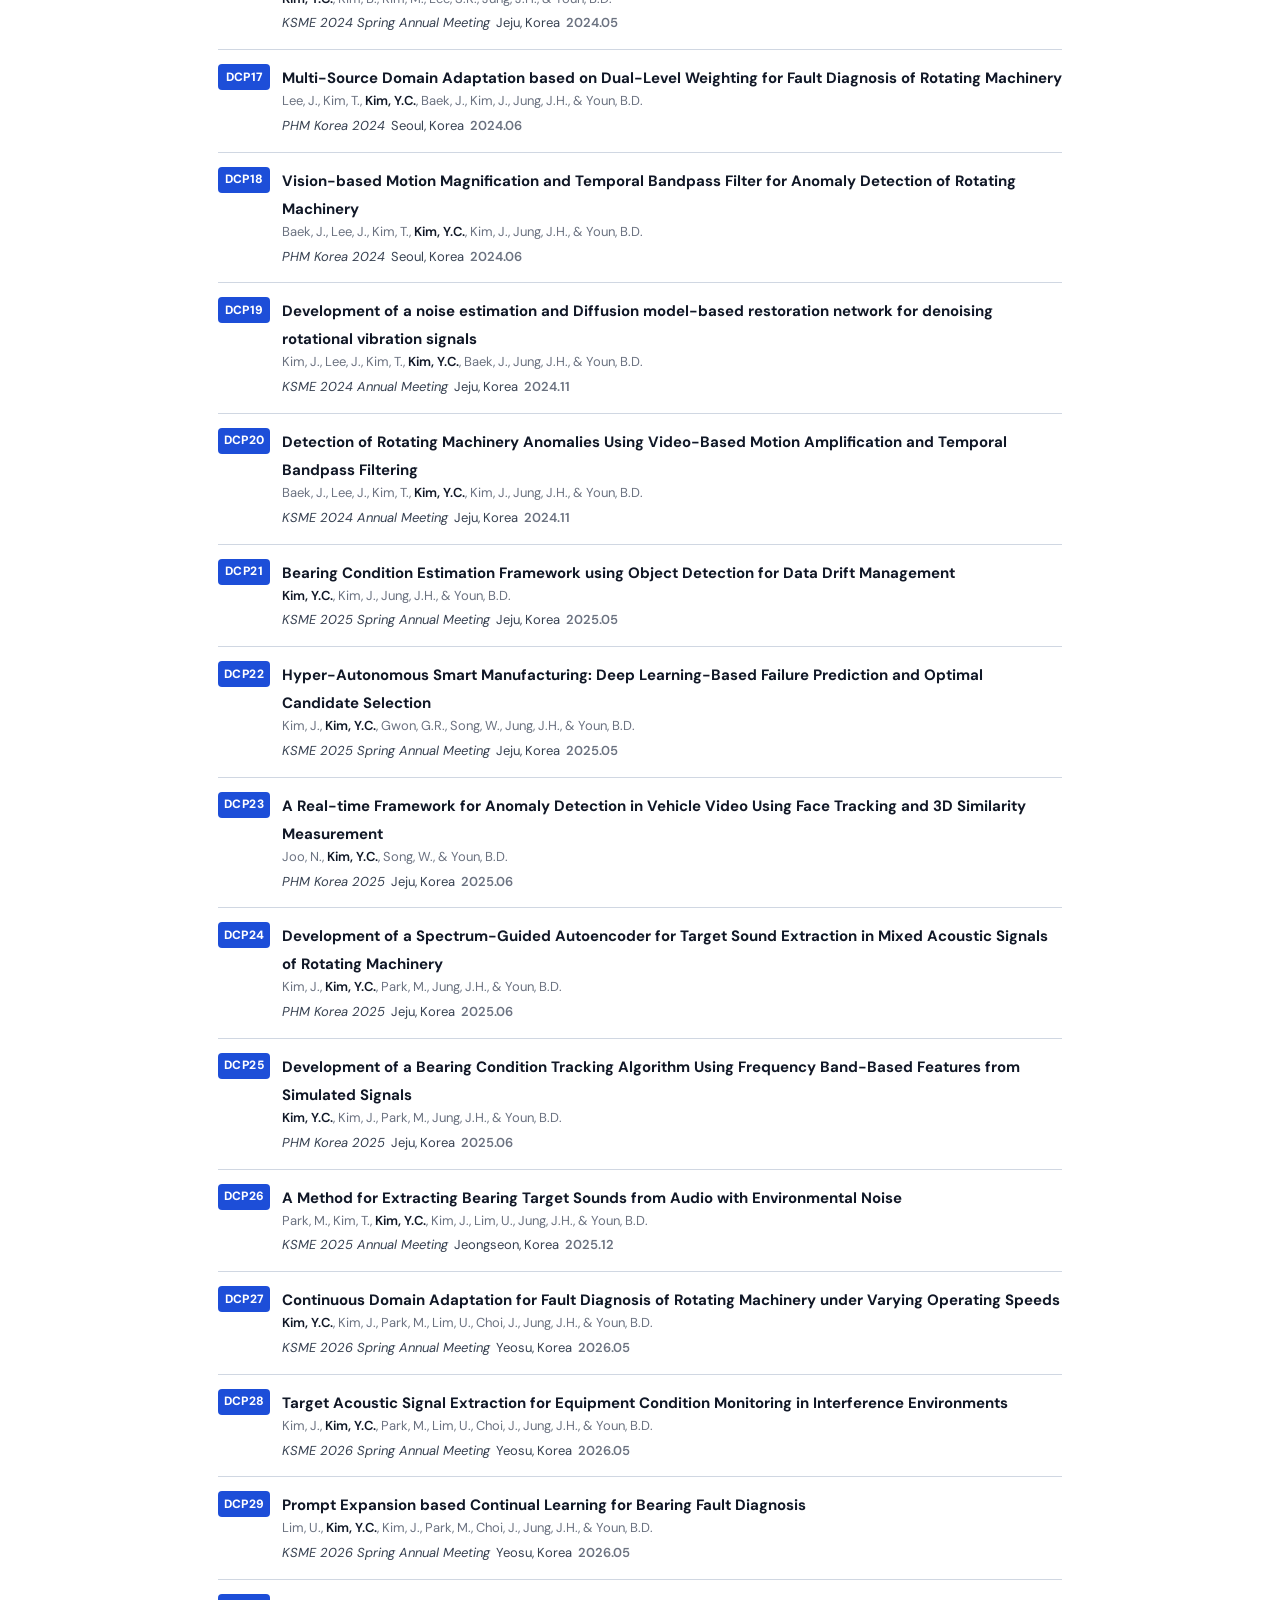
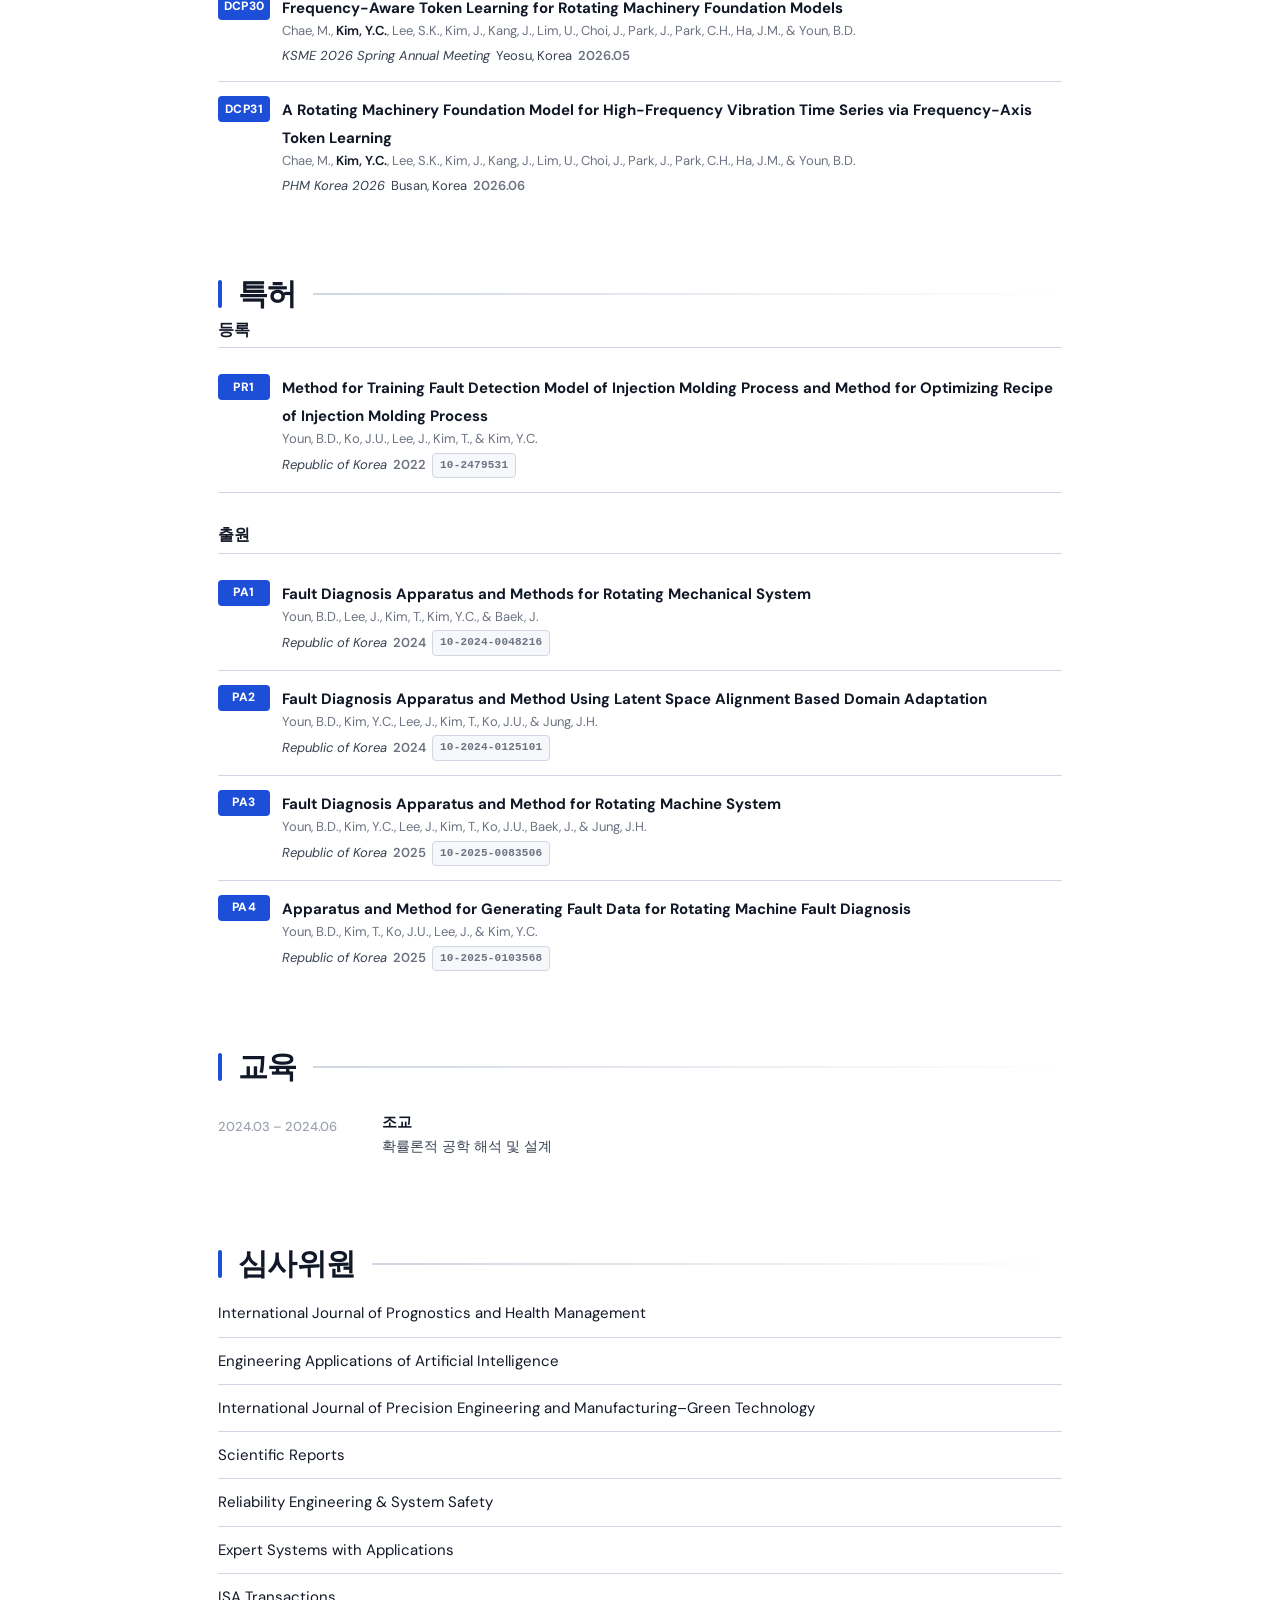
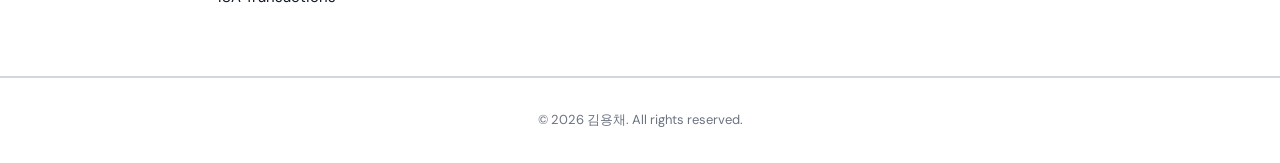
<file: ko/cv.html>
<!DOCTYPE html>
<html lang="ko">
<head>
  <meta charset="UTF-8" />
  <meta name="viewport" content="width=device-width, initial-scale=1.0" />
  <title>이력서 | 김용채</title>
  <meta name="description" content="김용채 이력서 — 논문, 학력, 강의, 학술 활동 정보." />
  <meta property="og:title" content="이력서 | 김용채" />
  <meta property="og:description" content="논문, 학력, 강의, 학술 활동 정보." />
  <meta property="og:type" content="website" />
  <meta property="og:url" content="https://yongchae.com/ko/cv.html" />
  <meta property="og:image" content="https://yongchae.com/images/og-thumbnail.png" />
  <link rel="alternate" hreflang="en" href="https://yongchae.com/cv.html" />
  <link rel="alternate" hreflang="ko" href="https://yongchae.com/ko/cv.html" />
  <link rel="canonical" href="https://yongchae.com/ko/cv.html" />
  <link rel="preconnect" href="https://fonts.googleapis.com" />
  <link rel="preconnect" href="https://fonts.gstatic.com" crossorigin />
  <link href="https://fonts.googleapis.com/css2?family=DM+Sans:wght@400;500;600;700;800&family=Source+Serif+4:wght@400;600;700;800&display=swap" rel="stylesheet" />
  <link rel="icon" type="image/svg+xml" href="../favicon.svg" />
  <link rel="stylesheet" href="../css/style.css?v=4" />
</head>
<body>

  <nav class="site-nav">
    <div class="nav-inner">
      <a href="/ko/" class="nav-brand">김용채</a>
      <div class="nav-links">
        <a href="/ko/"              data-page="index">홈</a>
        <a href="/ko/cv.html"       data-page="cv">이력서</a>
        <a href="/ko/research.html" data-page="research">연구</a>
        <a href="/ko/awards.html"   data-page="awards">수상</a>
        <a href="/ko/contact.html"  data-page="contact">연락처</a>
      </div>
      <a href="/cv.html" class="lang-toggle" aria-label="Switch to English">EN</a>
      <button id="themeToggle" class="theme-toggle" aria-label="Switch to dark mode">&#9789;</button>
      <button id="navToggle" class="hamburger" aria-label="Toggle menu">
        <span></span><span></span><span></span>
      </button>
    </div>
  </nav>
  <div class="mobile-menu" id="mobileMenu">
    <a href="/ko/"              data-page="index">홈</a>
    <a href="/ko/cv.html"       data-page="cv">이력서</a>
    <a href="/ko/research.html" data-page="research">연구</a>
    <a href="/ko/awards.html"   data-page="awards">수상</a>
    <a href="/ko/contact.html"  data-page="contact">연락처</a>
    <button class="mobile-theme-toggle" id="mobileThemeToggle" aria-label="Toggle theme"><span class="theme-icon">&#9789;</span> 다크 모드</button>
  </div>

  <main>

    <section class="page-header">
      <div class="container">
        <h1 class="page-title fade-in">이력서</h1>
        <p class="page-subtitle fade-in" data-delay="1">학력, 경력, 논문 및 학술 활동.</p>
      </div>
    </section>

    <!-- Education -->
    <section class="cv-section">
      <div class="container">
        <h2 class="section-title fade-in">학력</h2>
        <div class="timeline">
          <div class="timeline-item fade-in">
            <div class="timeline-date">2022.03 – 현재</div>
            <div class="timeline-content">
              <h3 class="timeline-title">서울대학교</h3>
              <p class="timeline-subtitle">기계공학 박사과정</p>
              <p class="timeline-detail">GPA: <strong>4.04 / 4.3</strong></p>
              <p class="timeline-detail">지도교수: 윤병동 교수</p>
              <p class="timeline-detail"><em>학위논문: "고주파수 신호 기반 제조 설비 파운데이션 모델의 데이터 드리프트 관리 기술 개발" (예정)</em></p>
            </div>
          </div>
          <div class="timeline-item fade-in" data-delay="1">
            <div class="timeline-date">2016.03 – 2022.02</div>
            <div class="timeline-content">
              <h3 class="timeline-title">연세대학교</h3>
              <p class="timeline-subtitle">기계공학 학사</p>
              <p class="timeline-detail">GPA: <strong>4.21 / 4.3</strong> — 수석 졸업 (1/142)</p>
              <p class="timeline-detail"><em>학부 논문: "머신러닝 기반 구름 베어링 결함 진단"</em></p>
            </div>
          </div>
        </div>
      </div>
    </section>

    <!-- Work Experience -->
    <section class="cv-section">
      <div class="container">
        <h2 class="section-title fade-in">경력</h2>
        <div class="timeline">
          <div class="timeline-item fade-in">
            <div class="timeline-date">2024.02 – 2024.04</div>
            <div class="timeline-content">
              <h3 class="timeline-title">프리랜서</h3>
              <p class="timeline-subtitle">원프레딕트 주식회사, 서울</p>
              <p class="timeline-detail">IPO 기술 개발 전략 자문</p>
            </div>
          </div>
          <div class="timeline-item fade-in" data-delay="1">
            <div class="timeline-date">2023.06 – 2023.12</div>
            <div class="timeline-content">
              <h3 class="timeline-title">인턴십</h3>
              <p class="timeline-subtitle">원프레딕트 주식회사 · PdX 데이터 사이언티스트 팀</p>
            </div>
          </div>
          <div class="timeline-item fade-in" data-delay="2">
            <div class="timeline-date">2020.12 – 2022.02</div>
            <div class="timeline-content">
              <h3 class="timeline-title">학부 인턴</h3>
              <p class="timeline-subtitle">서울대학교 · HAI 연구실</p>
            </div>
          </div>
          <div class="timeline-item fade-in" data-delay="3">
            <div class="timeline-date">2020.07 – 2020.08</div>
            <div class="timeline-content">
              <h3 class="timeline-title">학부 인턴</h3>
              <p class="timeline-subtitle">연세대학교 · MESL 연구실</p>
            </div>
          </div>
        </div>
      </div>
    </section>

    <!-- Research Projects -->
    <section class="cv-section">
      <div class="container">
        <h2 class="section-title fade-in">연구 프로젝트</h2>
        <div class="timeline">
          <div class="timeline-item fade-in">
            <div class="timeline-date">2025.07 – 현재</div>
            <div class="timeline-content">
              <h3 class="timeline-title">제조 파운데이션 모델 핵심 기술 개발</h3>
              <p class="timeline-subtitle">한국산업기술평가관리원 (KEIT)</p>
            </div>
          </div>
          <div class="timeline-item fade-in" data-delay="1">
            <div class="timeline-date">2024.09 – 현재</div>
            <div class="timeline-content">
              <h3 class="timeline-title">도메인 지식 내재화 AI 기반 데이터 드리프트 관리</h3>
              <p class="timeline-subtitle">한국연구재단 (NRF) · 주요 연구자</p>
            </div>
          </div>
          <div class="timeline-item fade-in" data-delay="2">
            <div class="timeline-date">2024.07 – 현재</div>
            <div class="timeline-content">
              <h3 class="timeline-title">설계 플랫폼을 활용한 PBV 개발 및 실증</h3>
              <p class="timeline-subtitle">한국산업기술평가관리원 (KEIT)</p>
            </div>
          </div>
          <div class="timeline-item fade-in" data-delay="3">
            <div class="timeline-date">2024.08 – 2024.10</div>
            <div class="timeline-content">
              <h3 class="timeline-title">딥러닝 프레임워크 개발</h3>
              <p class="timeline-subtitle">원프레딕트 주식회사</p>
            </div>
          </div>
          <div class="timeline-item fade-in" data-delay="4">
            <div class="timeline-date">2022.03 – 2024.06</div>
            <div class="timeline-content">
              <h3 class="timeline-title">비행 데이터 기반 AI 항공기 이상 진단</h3>
              <p class="timeline-subtitle">한국항공우주산업 (KAI)</p>
            </div>
          </div>
        </div>
      </div>
    </section>

    <!-- Journal Publications -->
    <section class="cv-section">
      <div class="container">
        <h2 class="section-title fade-in">저널 논문</h2>
        <div id="journalList" class="pub-list">
          <!-- Rendered by JS -->
        </div>
      </div>
    </section>

    <!-- Submitted and In Preparation -->
    <section class="cv-section">
      <div class="container">
        <h2 class="section-title fade-in">투고 및 준비중</h2>
        <div id="submittedList" class="pub-list">
          <!-- Rendered by JS -->
        </div>
      </div>
    </section>

    <!-- International Conference Proceedings -->
    <section class="cv-section">
      <div class="container">
        <h2 class="section-title fade-in">해외 학회 발표</h2>
        <div id="conferenceList" class="pub-list">
          <!-- Rendered by JS -->
        </div>
      </div>
    </section>

    <!-- Domestic Conference Proceedings -->
    <section class="cv-section">
      <div class="container">
        <h2 class="section-title fade-in">국내 학회 발표</h2>
        <div id="domesticConferenceList" class="pub-list">
          <!-- Rendered by JS -->
        </div>
      </div>
    </section>

    <!-- Patents -->
    <section class="cv-section">
      <div class="container">
        <h2 class="section-title fade-in">특허</h2>
        <div id="patentList">
          <!-- Rendered by JS -->
        </div>
      </div>
    </section>

    <!-- Teaching -->
    <section class="cv-section">
      <div class="container">
        <h2 class="section-title fade-in">교육</h2>
        <div class="timeline">
          <div class="timeline-item fade-in">
            <div class="timeline-date">2024.03 – 2024.06</div>
            <div class="timeline-content">
              <h3 class="timeline-title">조교</h3>
              <p class="timeline-subtitle">확률론적 공학 해석 및 설계</p>
            </div>
          </div>
        </div>
      </div>
    </section>

    <!-- Reviewer -->
    <section class="cv-section">
      <div class="container">
        <h2 class="section-title fade-in">심사위원</h2>
        <div class="reviewer-list fade-in">
          <div class="reviewer-item">International Journal of Prognostics and Health Management</div>
          <div class="reviewer-item">Engineering Applications of Artificial Intelligence</div>
          <div class="reviewer-item">International Journal of Precision Engineering and Manufacturing–Green Technology</div>
          <div class="reviewer-item">Scientific Reports</div>
          <div class="reviewer-item">Reliability Engineering &amp; System Safety</div>
          <div class="reviewer-item">Expert Systems with Applications</div>
          <div class="reviewer-item">ISA Transactions</div>
        </div>
      </div>
    </section>

  </main>

  <footer class="site-footer">
    <p>&copy; 2026 김용채. All rights reserved.</p>
  </footer>

  <script src="../js/main.js?v=3"></script>
  <script>
    // Load and render publications
    document.addEventListener('DOMContentLoaded', async () => {
      try {
        const data = await loadJSON('../data/publications.json');
        renderPublications('journalList', { journals: data.journals });
        renderPublications('conferenceList', { conferences: data.conferences });

        // Submitted & In Preparation
        if (data.submitted && data.submitted.length) {
          renderPublications('submittedList', { journals: data.submitted });
        }

        // Domestic Conferences
        if (data.domesticConferences && data.domesticConferences.length) {
          renderPublications('domesticConferenceList', { conferences: data.domesticConferences });
        }

        // Render patents
        const patentContainer = document.getElementById('patentList');
        let html = '<h3 class="subsection-title fade-in">등록</h3>';
        data.patents.registered.forEach(p => {
          html += `<div class="pub-item fade-in">
            <div class="pub-id">${p.id}</div>
            <div class="pub-body">
              <span class="pub-title">${p.title}</span>
              <div class="pub-authors">${p.authors || ''}</div>
              <div class="pub-meta">
                <span class="pub-venue">${p.country}</span>
                <span class="pub-year">${p.year}</span>
                <span class="patent-number">${p.number}</span>
              </div>
            </div>
          </div>`;
        });
        html += '<h3 class="subsection-title fade-in" style="margin-top:2rem">출원</h3>';
        data.patents.applications.forEach(p => {
          html += `<div class="pub-item fade-in">
            <div class="pub-id">${p.id}</div>
            <div class="pub-body">
              <span class="pub-title">${p.title}</span>
              <div class="pub-authors">${p.authors || ''}</div>
              <div class="pub-meta">
                <span class="pub-venue">${p.country || 'Republic of Korea'}</span>
                <span class="pub-year">${p.year}</span>
                <span class="patent-number">${p.number}</span>
              </div>
            </div>
          </div>`;
        });
        patentContainer.innerHTML = html;

        // Re-init fade-in for dynamically added elements
        if (window.initFadeIn) window.initFadeIn();
      } catch (e) {
        console.warn('Could not load publications.json:', e);
      }
    });
  </script>

</body>
</html>
</file>
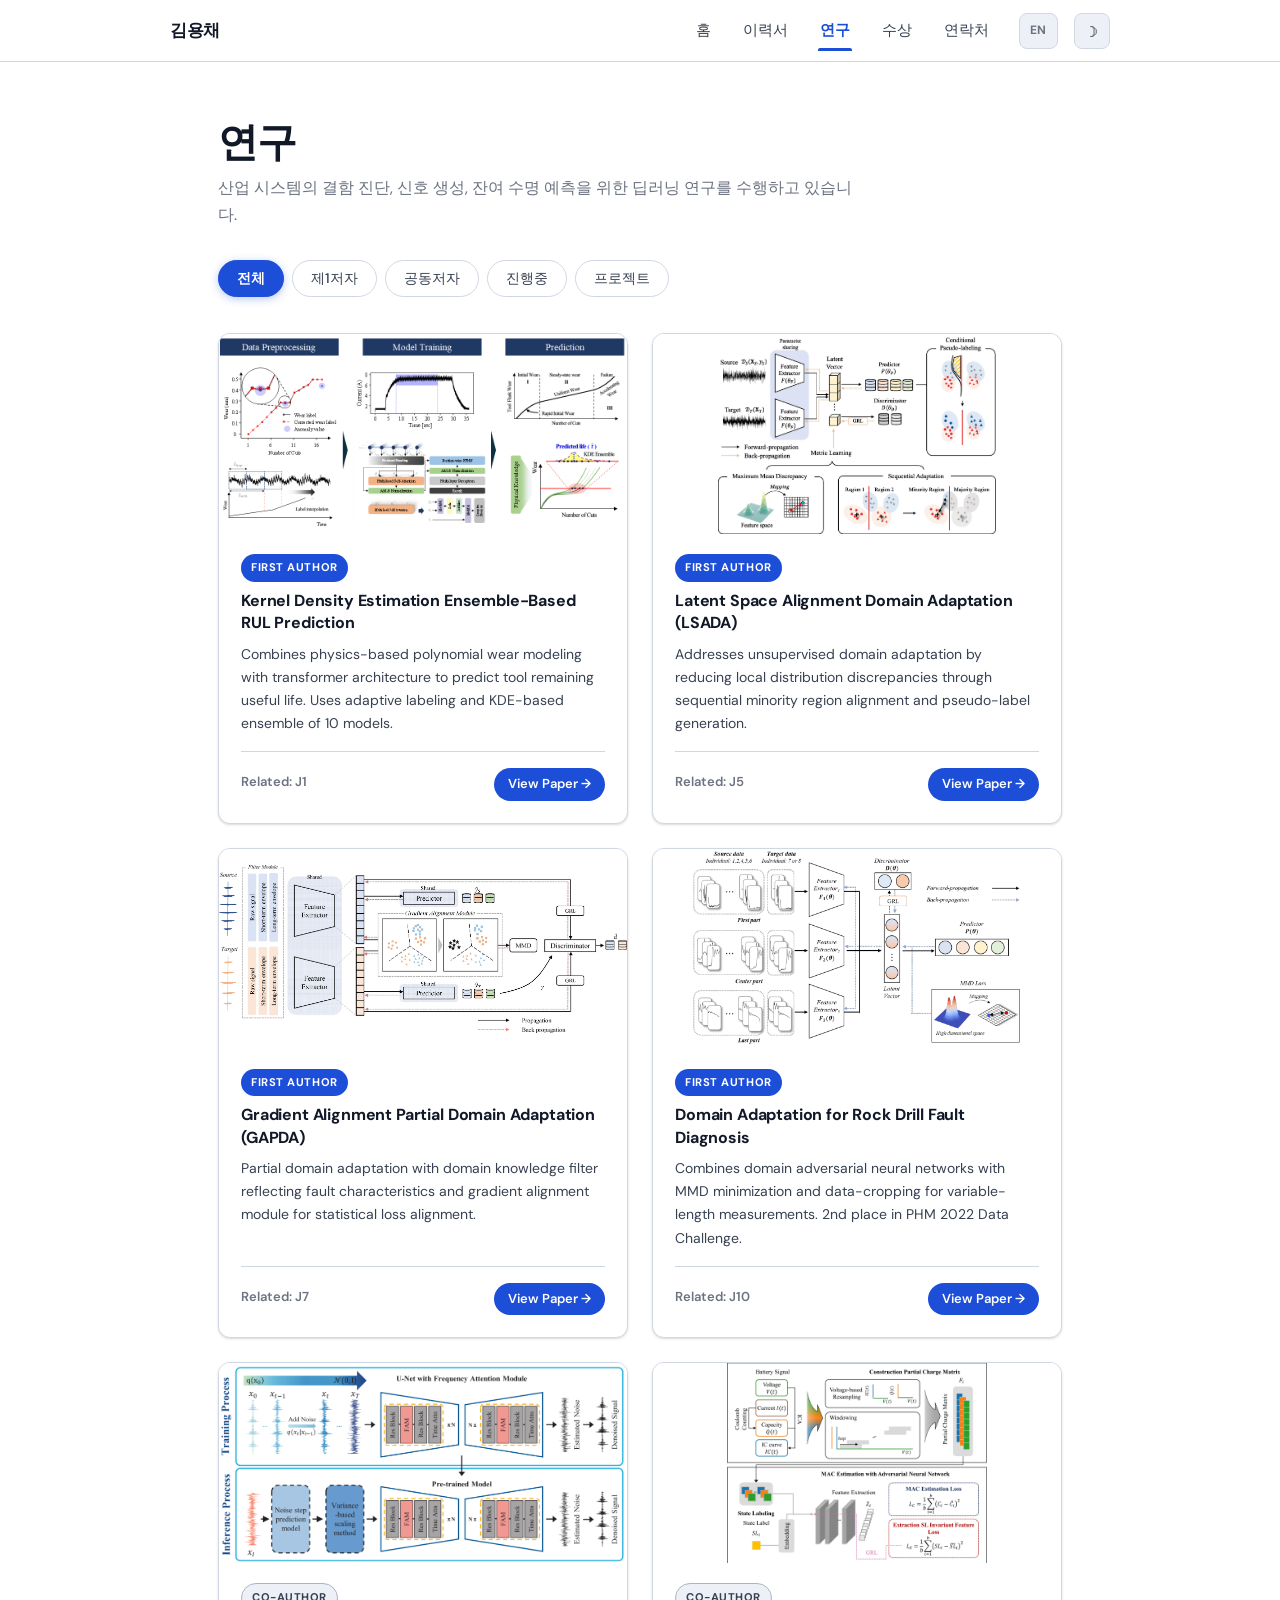
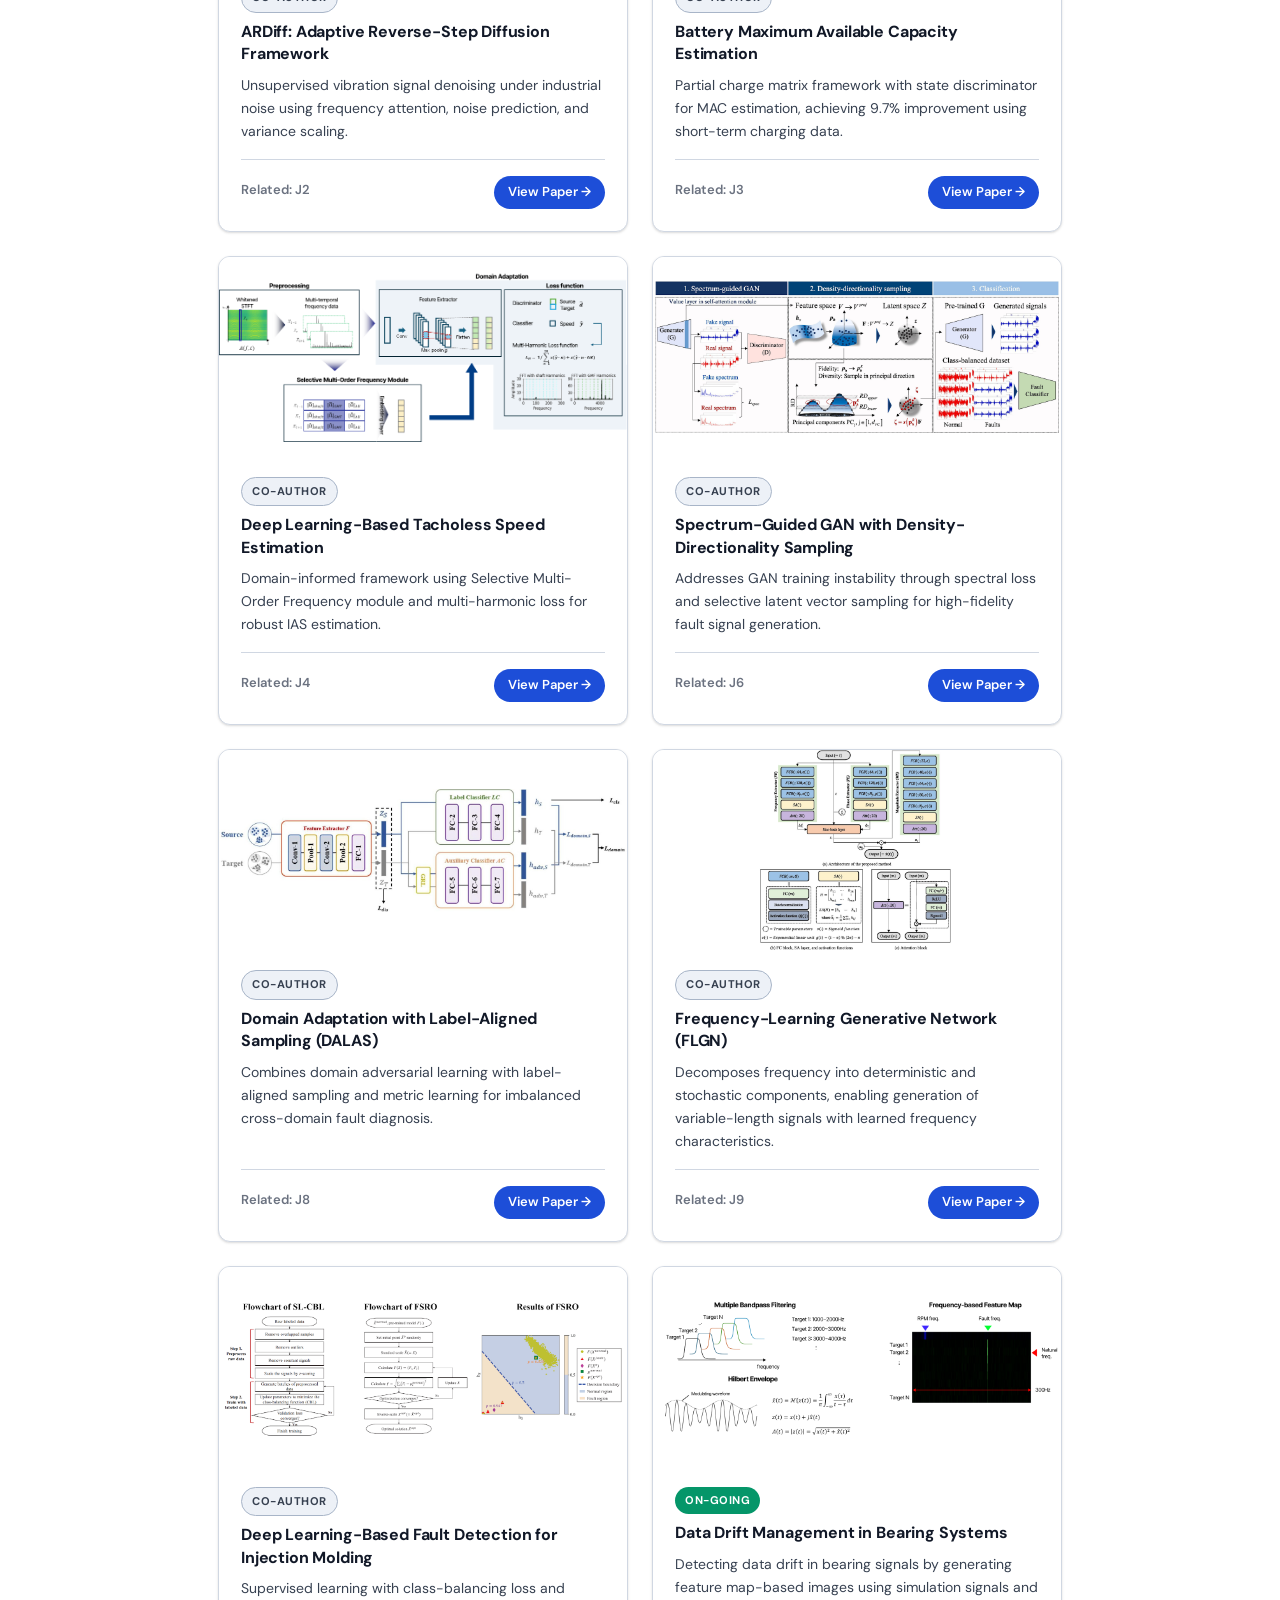
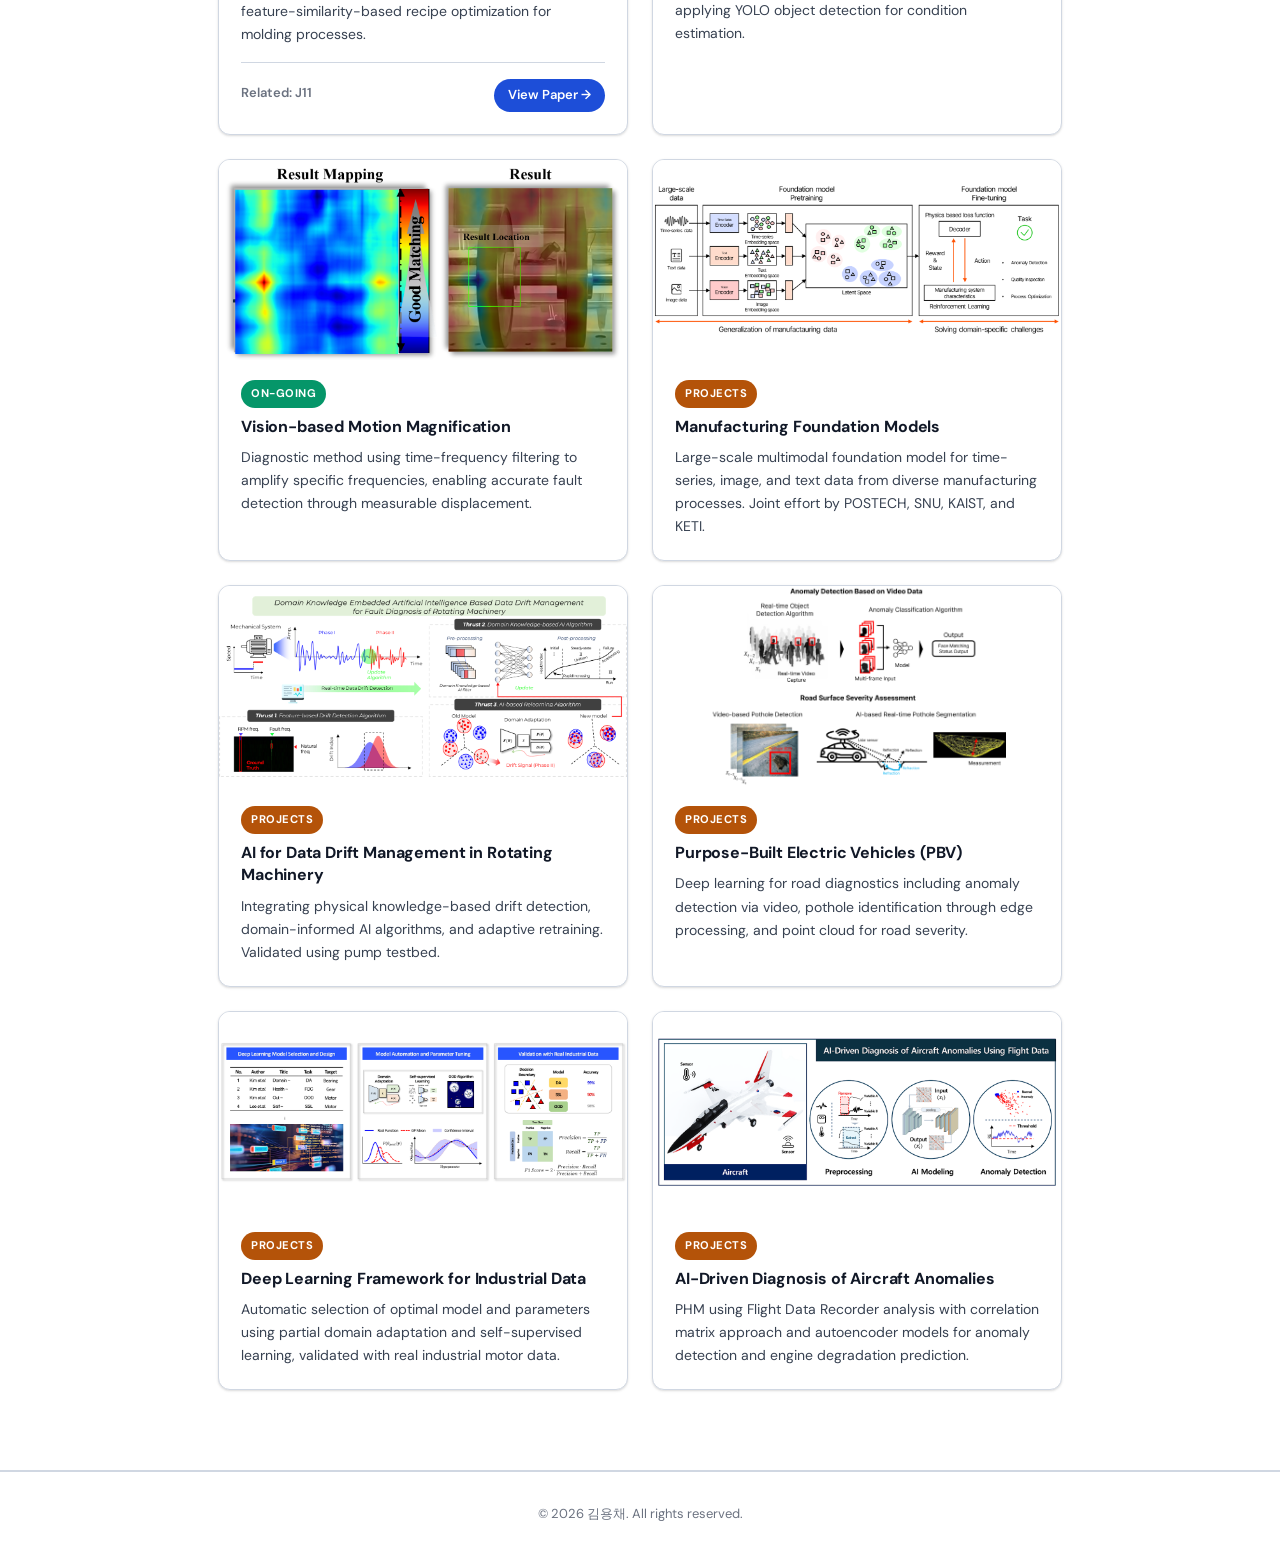
<file: ko/research.html>
<!DOCTYPE html>
<html lang="ko">
<head>
  <meta charset="UTF-8" />
  <meta name="viewport" content="width=device-width, initial-scale=1.0" />
  <title>연구 | 김용채</title>
  <meta name="description" content="김용채 연구 — 산업 시스템의 결함 진단, 신호 생성, 잔여 수명 예측을 위한 딥러닝 연구." />
  <meta property="og:title" content="연구 | 김용채" />
  <meta property="og:description" content="산업 시스템의 결함 진단, 신호 생성, 잔여 수명 예측을 위한 딥러닝 연구." />
  <meta property="og:type" content="website" />
  <meta property="og:url" content="https://yongchae.com/ko/research.html" />
  <meta property="og:image" content="https://yongchae.com/images/og-thumbnail.png" />
  <link rel="alternate" hreflang="en" href="https://yongchae.com/research.html" />
  <link rel="alternate" hreflang="ko" href="https://yongchae.com/ko/research.html" />
  <link rel="canonical" href="https://yongchae.com/ko/research.html" />
  <link rel="preconnect" href="https://fonts.googleapis.com" />
  <link rel="preconnect" href="https://fonts.gstatic.com" crossorigin />
  <link href="https://fonts.googleapis.com/css2?family=DM+Sans:wght@400;500;600;700;800&family=Source+Serif+4:wght@400;600;700;800&display=swap" rel="stylesheet" />
  <link rel="icon" type="image/svg+xml" href="../favicon.svg" />
  <link rel="stylesheet" href="../css/style.css?v=4" />
</head>
<body>
  <nav class="site-nav">
    <div class="nav-inner">
      <a href="/ko/" class="nav-brand">김용채</a>
      <div class="nav-links">
        <a href="/ko/"              data-page="index">홈</a>
        <a href="/ko/cv.html"       data-page="cv">이력서</a>
        <a href="/ko/research.html" data-page="research">연구</a>
        <a href="/ko/awards.html"   data-page="awards">수상</a>
        <a href="/ko/contact.html"  data-page="contact">연락처</a>
      </div>
      <a href="/research.html" class="lang-toggle" aria-label="Switch to English">EN</a>
      <button id="themeToggle" class="theme-toggle" aria-label="Switch to dark mode">&#9789;</button>
      <button id="navToggle" class="hamburger" aria-label="Toggle menu">
        <span></span><span></span><span></span>
      </button>
    </div>
  </nav>
  <div class="mobile-menu" id="mobileMenu">
    <a href="/ko/"              data-page="index">홈</a>
    <a href="/ko/cv.html"       data-page="cv">이력서</a>
    <a href="/ko/research.html" data-page="research">연구</a>
    <a href="/ko/awards.html"   data-page="awards">수상</a>
    <a href="/ko/contact.html"  data-page="contact">연락처</a>
    <button class="mobile-theme-toggle" id="mobileThemeToggle" aria-label="Toggle theme"><span class="theme-icon">&#9789;</span> 다크 모드</button>
  </div>

  <main>
    <section class="page-header">
      <div class="container">
        <h1 class="page-title fade-in">연구</h1>
        <p class="page-subtitle fade-in" data-delay="1">산업 시스템의 결함 진단, 신호 생성, 잔여 수명 예측을 위한 딥러닝 연구를 수행하고 있습니다.</p>
      </div>
    </section>

    <section class="research-section">
      <div class="container">
        <div class="filter-tabs fade-in">
          <button class="filter-btn active" data-filter="all">전체</button>
          <button class="filter-btn" data-filter="first">제1저자</button>
          <button class="filter-btn" data-filter="co">공동저자</button>
          <button class="filter-btn" data-filter="ongoing">진행중</button>
          <button class="filter-btn" data-filter="project">프로젝트</button>
        </div>

        <div id="researchGrid" class="research-grid">
          <!-- Rendered by JS -->
        </div>
      </div>
    </section>
  </main>

  <footer class="site-footer">
    <p>&copy; 2026 김용채. All rights reserved.</p>
  </footer>

  <script src="../js/main.js?v=3"></script>
  <script>
    document.addEventListener('DOMContentLoaded', async () => {
      const data = await loadJSON('../data/research.json');
      renderResearch('researchGrid', data);
    });
  </script>
</body>
</html>
</file>
<file: css/style.css>
/*
 * ============================================================
 *  style.css — Yong Chae Kim | Academic Personal Website
 *  Design: Bright, confident academic — high contrast,
 *          strong typography, visible cards and borders.
 *  Font: Source Serif 4 (headings) + DM Sans (body)
 * ============================================================
 */


/* ============================================================
   1. CSS CUSTOM PROPERTIES (DESIGN TOKENS)
   ============================================================ */

:root {
  /* --- Palette: Light Mode --- */
  --color-bg:           #ffffff;
  --color-bg-subtle:    #f6f8fb;
  --color-bg-inset:     #edf1f7;
  --color-surface:      #ffffff;
  --color-surface-hover:#f0f4ff;

  --color-border:       #d0d7e2;
  --color-border-strong:#a8b5c8;

  --color-text:         #111827;
  --color-text-muted:   #374151;
  --color-text-subtle:  #6b7280;
  --color-text-faint:   #9ca3af;

  --color-accent:       #1d4ed8;
  --color-accent-hover: #1e40af;
  --color-accent-subtle:#eff6ff;
  --color-accent-border:#93c5fd;

  --color-gold:         #92400e;
  --color-gold-bg:      #fef3c7;
  --color-gold-border:  #fcd34d;

  --color-silver:       #475569;
  --color-silver-bg:    #f1f5f9;
  --color-silver-border:#cbd5e1;

  --color-green:        #065f46;
  --color-green-bg:     #d1fae5;
  --color-green-border: #6ee7b7;

  /* --- Typography --- */
  --font-heading: 'Source Serif 4', 'Georgia', serif;
  --font-sans:    'DM Sans', -apple-system, BlinkMacSystemFont, 'Segoe UI', Helvetica, sans-serif;
  --font-mono:    'SFMono-Regular', Consolas, 'Liberation Mono', Menlo, monospace;

  /* --- Spacing --- */
  --nav-height:  62px;
  --page-max:    940px;
  --page-pad:    clamp(20px, 5vw, 48px);

  /* --- Radii --- */
  --radius-sm:   4px;
  --radius-md:   8px;
  --radius-lg:   12px;
  --radius-xl:   16px;
  --radius-pill: 100px;

  /* --- Shadows (stronger for visibility) --- */
  --shadow-sm:   0 1px 3px rgba(0, 0, 0, 0.1), 0 1px 2px rgba(0, 0, 0, 0.06);
  --shadow-md:   0 4px 14px rgba(0, 0, 0, 0.12), 0 2px 6px rgba(0, 0, 0, 0.08);
  --shadow-lg:   0 12px 36px rgba(0, 0, 0, 0.14), 0 4px 10px rgba(0, 0, 0, 0.08);
  --shadow-hover:0 10px 30px rgba(29, 78, 216, 0.18), 0 4px 10px rgba(29, 78, 216, 0.10);

  /* --- Transitions --- */
  --ease:        cubic-bezier(0.4, 0, 0.2, 1);
  --transition:  0.2s var(--ease);
  --transition-slow: 0.3s var(--ease);
  --transition-theme: background-color 0.3s var(--ease),
                      color 0.3s var(--ease),
                      border-color 0.3s var(--ease),
                      box-shadow 0.3s var(--ease);
}


/* ============================================================
   2. CSS RESET & BASE
   ============================================================ */

*, *::before, *::after {
  box-sizing: border-box;
  margin: 0;
  padding: 0;
}

html {
  scroll-behavior: smooth;
  font-size: 16px;
  -webkit-text-size-adjust: 100%;
  text-size-adjust: 100%;
  overflow-y: scroll;
}

body {
  font-family: var(--font-sans);
  font-size: 1rem;
  line-height: 1.75;
  color: var(--color-text);
  background-color: var(--color-bg);
  transition: var(--transition-theme);
  overflow-x: hidden;
  -webkit-font-smoothing: antialiased;
  -moz-osx-font-smoothing: grayscale;
}

img {
  max-width: 100%;
  display: block;
  -webkit-user-drag: none;
  user-select: none;
  pointer-events: none;
}

a {
  color: var(--color-accent);
  text-decoration: none;
  transition: color var(--transition);
}

a:hover {
  color: var(--color-accent-hover);
}

ul, ol {
  list-style: none;
}

button {
  cursor: pointer;
  font-family: inherit;
  border: none;
  background: none;
}

::selection {
  background: var(--color-accent-subtle);
  color: var(--color-accent);
}


/* ============================================================
   3. TYPOGRAPHY SCALE
   ============================================================ */

h1, h2, h3, h4, h5, h6 {
  font-family: var(--font-heading);
  font-weight: 700;
  line-height: 1.2;
  letter-spacing: -0.01em;
  color: var(--color-text);
  transition: color var(--transition-slow);
}

h1 { font-size: clamp(2.25rem, 5vw, 3.25rem); font-weight: 800; letter-spacing: -0.02em; }
h2 { font-size: clamp(1.5rem, 3vw, 2rem);     font-weight: 700; }
h3 { font-size: clamp(1.125rem, 2vw, 1.375rem); font-weight: 600; }
h4 { font-size: 1rem;   font-weight: 600; }
h5 { font-size: 0.875rem; font-weight: 600; }
h6 { font-size: 0.8125rem; font-weight: 600; }

p {
  color: var(--color-text-muted);
  transition: color var(--transition-slow);
}

small {
  font-size: 0.8125rem;
  color: var(--color-text-subtle);
}

strong {
  font-weight: 600;
  color: var(--color-text);
}

code {
  font-family: var(--font-mono);
  font-size: 0.875em;
  background: var(--color-bg-inset);
  padding: 0.15em 0.4em;
  border-radius: var(--radius-sm);
  color: var(--color-accent);
}


/* ============================================================
   4. NAVIGATION
   ============================================================ */

.site-nav {
  position: fixed;
  top: 0;
  left: 0;
  right: 0;
  z-index: 1000;
  height: var(--nav-height);
  background: rgba(255, 255, 255, 0.95);
  backdrop-filter: blur(16px) saturate(180%);
  -webkit-backdrop-filter: blur(16px) saturate(180%);
  border-bottom: 1px solid var(--color-border);
  transition: var(--transition-theme),
              box-shadow var(--transition-slow);
}

.site-nav.scrolled {
  box-shadow: 0 4px 20px rgba(0, 0, 0, 0.08);
}

.nav-inner {
  max-width: calc(var(--page-max) + var(--page-pad) * 2);
  margin: 0 auto;
  padding: 0 var(--page-pad);
  height: 100%;
  display: flex;
  align-items: center;
  gap: 16px;
}

/* Brand / logo */
.nav-brand {
  font-family: var(--font-heading);
  font-size: 1.0625rem;
  font-weight: 700;
  letter-spacing: -0.02em;
  color: var(--color-text);
  white-space: nowrap;
  transition: color var(--transition-slow);
}

.nav-brand:hover {
  color: var(--color-accent);
}

.nav-brand .accent {
  color: var(--color-accent);
}

/* Desktop links */
.nav-links {
  display: flex;
  align-items: center;
  gap: 4px;
  margin-left: auto;
}

.nav-links a {
  font-size: 0.9375rem;
  font-weight: 500;
  color: var(--color-text-muted);
  padding: 6px 14px;
  border-radius: var(--radius-md);
  transition: color var(--transition), background var(--transition);
  position: relative;
}

.nav-links a:hover {
  color: var(--color-text);
  background: var(--color-bg-inset);
}

.nav-links a.active {
  color: var(--color-accent);
  font-weight: 600;
}

.nav-links a.active::after {
  content: '';
  position: absolute;
  bottom: -1px;
  left: 12px;
  right: 12px;
  height: 2.5px;
  background: var(--color-accent);
  border-radius: 2px 2px 0 0;
}

/* Theme toggle */
.theme-toggle {
  display: flex;
  align-items: center;
  justify-content: center;
  width: 36px;
  height: 36px;
  border-radius: var(--radius-md);
  background: var(--color-bg-inset);
  border: 1px solid var(--color-border);
  color: var(--color-text-subtle);
  transition: background var(--transition), border-color var(--transition),
              color var(--transition), transform var(--transition);
  flex-shrink: 0;
  font-size: 1.1rem;
}

.theme-toggle:hover {
  background: var(--color-bg-subtle);
  border-color: var(--color-border-strong);
  color: var(--color-text);
  transform: rotate(12deg);
}

.theme-toggle svg {
  width: 16px;
  height: 16px;
  fill: none;
  stroke: currentColor;
  stroke-width: 2;
  stroke-linecap: round;
  stroke-linejoin: round;
}

.theme-toggle .icon-sun  { display: block; }
.theme-toggle .icon-moon { display: none; }

/* Language toggle */
.lang-toggle {
  display: flex;
  align-items: center;
  justify-content: center;
  height: 36px;
  padding: 0 10px;
  border-radius: var(--radius-md);
  background: var(--color-bg-inset);
  border: 1px solid var(--color-border);
  color: var(--color-text-subtle);
  font-size: 0.75rem;
  font-weight: 700;
  letter-spacing: 0.05em;
  text-decoration: none;
  flex-shrink: 0;
  transition: background var(--transition), border-color var(--transition),
              color var(--transition);
}

.lang-toggle:hover {
  background: var(--color-bg-subtle);
  border-color: var(--color-border-strong);
  color: var(--color-text);
}

/* Hamburger -- mobile only */
.hamburger {
  display: none;
  flex-direction: column;
  justify-content: center;
  gap: 5px;
  width: 36px;
  height: 36px;
  border-radius: var(--radius-md);
  border: 1px solid var(--color-border);
  background: var(--color-bg-inset);
  color: var(--color-text-subtle);
  transition: background var(--transition), border-color var(--transition);
  padding: 8px;
  margin-left: 4px;
}

.hamburger:hover {
  background: var(--color-bg-subtle);
  border-color: var(--color-border-strong);
}

.hamburger span {
  display: block;
  width: 100%;
  height: 1.5px;
  background: currentColor;
  border-radius: 2px;
  transition: transform var(--transition), opacity var(--transition);
}

.hamburger.open span:nth-child(1) { transform: rotate(45deg) translate(4.5px, 4.5px); }
.hamburger.open span:nth-child(2) { opacity: 0; }
.hamburger.open span:nth-child(3) { transform: rotate(-45deg) translate(4.5px, -4.5px); }

/* Mobile menu drawer */
.mobile-menu {
  display: none;
  position: fixed;
  top: var(--nav-height);
  left: 0;
  right: 0;
  background: var(--color-bg);
  border-bottom: 1px solid var(--color-border);
  padding: 8px 20px 16px;
  z-index: 999;
  flex-direction: column;
  gap: 2px;
  box-shadow: var(--shadow-md);
  transition: var(--transition-theme);
}

.mobile-menu.open {
  display: flex;
}

.mobile-menu a {
  font-size: 0.9375rem;
  font-weight: 500;
  color: var(--color-text-muted);
  padding: 10px 14px;
  border-radius: var(--radius-md);
  transition: color var(--transition), background var(--transition);
}

.mobile-menu a:hover,
.mobile-menu a.active {
  color: var(--color-text);
  background: var(--color-bg-inset);
}

/* Mobile theme toggle inside menu — hidden on desktop */
.mobile-theme-toggle {
  display: none;
}

@media (max-width: 768px) {
  .mobile-theme-toggle {
    display: flex;
    align-items: center;
    gap: 10px;
    font-size: 0.9375rem;
    font-weight: 500;
    color: var(--color-text-muted);
    padding: 10px 14px;
    border-radius: var(--radius-md);
    background: none;
    border: none;
    width: 100%;
    cursor: pointer;
    margin-top: 4px;
    border-top: 1px solid var(--color-border);
    padding-top: 14px;
    transition: color var(--transition), background var(--transition);
  }

  .mobile-theme-toggle:hover {
    color: var(--color-text);
    background: var(--color-bg-inset);
  }
}


/* ============================================================
   5. HERO / HOME PAGE
   ============================================================ */

.hero {
  padding-top: calc(var(--nav-height) + 72px);
  padding-bottom: 80px;
  padding-left: var(--page-pad);
  padding-right: var(--page-pad);
  max-width: calc(var(--page-max) + var(--page-pad) * 2);
  margin: 0 auto;
}

.hero-inner {
  display: flex;
  align-items: flex-start;
  gap: 56px;
}

/* Profile image */
.hero-image-wrap {
  flex-shrink: 0;
}

.hero-image {
  width: 180px;
  height: 180px;
  border-radius: 50%;
  object-fit: cover;
  object-position: top center;
  border: 4px solid var(--color-border-strong);
  box-shadow: var(--shadow-lg);
  transition: border-color var(--transition-slow), box-shadow var(--transition-slow), transform 0.3s var(--ease);
}

.hero-image:hover {
  border-color: var(--color-accent-border);
  box-shadow: var(--shadow-hover);
  transform: scale(1.05);
}

/* Text column */
.hero-content {
  flex: 1;
  min-width: 0;
}

.hero-name {
  font-family: var(--font-heading);
  font-size: clamp(2rem, 4.5vw, 3rem);
  font-weight: 800;
  letter-spacing: -0.035em;
  line-height: 1.1;
  color: var(--color-text);
  margin-bottom: 8px;
  transition: color var(--transition-slow);
}

.hero-title {
  font-size: 1.0625rem;
  font-weight: 400;
  color: var(--color-text-subtle);
  margin-bottom: 20px;
  line-height: 1.5;
  transition: color var(--transition-slow);
}

.hero-title strong {
  color: var(--color-text-muted);
  font-weight: 500;
}

.hero-bio {
  font-size: 1rem;
  color: var(--color-text-muted);
  line-height: 1.8;
  margin-bottom: 12px;
  max-width: 640px;
  transition: color var(--transition-slow);
}

.hero-personal {
  font-size: 0.9375rem;
  color: var(--color-text-subtle);
  line-height: 1.7;
  margin-bottom: 28px;
  max-width: 600px;
  transition: color var(--transition-slow);
}

/* Social links */
.social-links {
  display: flex;
  flex-wrap: wrap;
  gap: 8px;
  align-items: center;
  margin-bottom: 32px;
}

.social-link {
  display: inline-flex;
  align-items: center;
  gap: 6px;
  font-size: 0.8125rem;
  font-weight: 600;
  color: var(--color-text-muted);
  padding: 7px 14px;
  border-radius: var(--radius-pill);
  border: 1px solid var(--color-border);
  background: var(--color-bg);
  transition: color var(--transition), border-color var(--transition),
              background var(--transition), transform var(--transition),
              box-shadow var(--transition);
}

.social-link:hover {
  color: #ffffff;
  border-color: var(--color-accent);
  background: var(--color-accent);
  transform: translateY(-2px);
  box-shadow: var(--shadow-sm);
}

.social-link svg {
  width: 14px;
  height: 14px;
  fill: currentColor;
  flex-shrink: 0;
}

/* Stats row */
.stats-row {
  display: flex;
  flex-wrap: wrap;
  gap: 32px;
  align-items: center;
  padding-top: 24px;
  border-top: 2px solid var(--color-border);
  transition: border-color var(--transition-slow);
}

.stat-item {
  display: flex;
  flex-direction: column;
  gap: 2px;
}

.stat-num {
  font-family: var(--font-heading);
  font-size: 1.375rem;
  font-weight: 700;
  letter-spacing: -0.03em;
  color: var(--color-accent);
  transition: color var(--transition-slow);
}

.stat-label {
  font-size: 0.725rem;
  font-weight: 600;
  color: var(--color-text-subtle);
  text-transform: uppercase;
  letter-spacing: 0.06em;
  transition: color var(--transition-slow);
}

.stat-divider {
  width: 1px;
  height: 36px;
  background: var(--color-border);
  transition: background var(--transition-slow);
}


/* ============================================================
   6. SECTION SHARED STYLES
   ============================================================ */

.page-main {
  padding-top: calc(var(--nav-height) + 48px);
  padding-bottom: 80px;
}

.page-container {
  max-width: calc(var(--page-max) + var(--page-pad) * 2);
  margin: 0 auto;
  padding-left: var(--page-pad);
  padding-right: var(--page-pad);
}

.section-header {
  margin-bottom: 40px;
}

.section-title {
  font-family: var(--font-heading);
  font-size: clamp(1.5rem, 2.5vw, 1.875rem);
  font-weight: 700;
  letter-spacing: -0.02em;
  color: var(--color-text);
  margin-bottom: 8px;
  display: flex;
  align-items: center;
  gap: 16px;
  transition: color var(--transition-slow);
}

.section-title::before {
  content: '';
  width: 4px;
  height: 28px;
  background: var(--color-accent);
  border-radius: 2px;
  flex-shrink: 0;
}

.section-title::after {
  content: '';
  flex: 1;
  height: 2px;
  background: linear-gradient(to right, var(--color-border), transparent);
  transition: background var(--transition-slow);
}

.section-subtitle {
  font-size: 1rem;
  color: var(--color-text-subtle);
  line-height: 1.7;
  max-width: 640px;
  transition: color var(--transition-slow);
}

/* Page title (top of each inner page) */
.page-title {
  margin-bottom: 48px;
  padding-bottom: 24px;
  border-bottom: 2px solid var(--color-border);
  transition: border-color var(--transition-slow);
}

.page-title h1 {
  font-family: var(--font-heading);
  font-size: clamp(1.75rem, 4vw, 2.5rem);
  font-weight: 800;
  letter-spacing: -0.035em;
  color: var(--color-text);
  margin-bottom: 8px;
  transition: color var(--transition-slow);
}

.page-title p {
  font-size: 1rem;
  color: var(--color-text-subtle);
  transition: color var(--transition-slow);
}

/* Research page header/subtitle */
.page-header {
  padding-top: calc(var(--nav-height) + 56px);
  padding-bottom: 32px;
  margin: 0 auto;
}

.page-header .page-title {
  font-family: var(--font-heading);
  font-size: clamp(1.75rem, 4vw, 2.5rem);
  font-weight: 800;
  color: var(--color-text);
  margin-bottom: 8px;
  padding-bottom: 0;
  border-bottom: none;
}

.page-header .page-subtitle {
  font-size: 1rem;
  color: var(--color-text-subtle);
  line-height: 1.7;
  max-width: 640px;
}

/* Research section container */
.research-section {
  padding-bottom: 80px;
  margin: 0 auto;
}

.container {
  max-width: var(--page-max);
  margin: 0 auto;
  padding-left: var(--page-pad);
  padding-right: var(--page-pad);
}


/* ============================================================
   7. CV PAGE
   ============================================================ */

/* CV Section blocks */
.cv-section {
  margin-bottom: 56px;
}

.cv-section + .cv-section {
  padding-top: 8px;
}

/* Timeline layout */
.timeline {
  position: relative;
  padding-left: 0;
}

.timeline-item {
  display: grid;
  grid-template-columns: 140px 1fr;
  gap: 24px;
  padding: 20px 0;
  border-bottom: 1px solid var(--color-border);
  transition: border-color var(--transition-slow);
}

.timeline-item:last-child {
  border-bottom: none;
}

.timeline-date {
  font-size: 0.8125rem;
  font-weight: 500;
  color: var(--color-text-faint);
  padding-top: 3px;
  white-space: nowrap;
  transition: color var(--transition-slow);
}

.timeline-body {
  flex: 1;
  min-width: 0;
}

.timeline-title {
  font-size: 0.9375rem;
  font-weight: 600;
  color: var(--color-text);
  margin-bottom: 3px;
  transition: color var(--transition-slow);
}

.timeline-subtitle {
  font-size: 0.875rem;
  color: var(--color-text-muted);
  margin-bottom: 4px;
  transition: color var(--transition-slow);
}

.timeline-detail {
  font-size: 0.8125rem;
  color: var(--color-text-subtle);
  transition: color var(--transition-slow);
}

/* Publication list */
.pub-list {
  display: flex;
  flex-direction: column;
  gap: 0;
}

.pub-item {
  display: grid;
  grid-template-columns: 52px 1fr;
  gap: 12px;
  padding: 14px 0;
  border-bottom: 1px solid var(--color-border);
  transition: border-color var(--transition-slow), background var(--transition);
}

.pub-item:last-child {
  border-bottom: none;
}

.pub-item:hover {
  background: var(--color-bg-subtle);
  border-radius: var(--radius-md);
}

.pub-item:hover .pub-title {
  color: var(--color-accent);
}

.pub-id-col {
  padding-top: 2px;
}

.pub-id {
  display: inline-flex;
  align-items: center;
  justify-content: center;
  min-width: 52px;
  height: 26px;
  padding: 0 8px;
  font-size: 0.75rem;
  font-weight: 800;
  letter-spacing: 0.03em;
  color: #ffffff;
  background: var(--color-accent);
  border: none;
  border-radius: var(--radius-sm);
  transition: background var(--transition-slow), color var(--transition-slow);
}

.pub-content {
  min-width: 0;
}

.pub-title {
  font-family: var(--font-sans);
  font-size: 0.9375rem;
  font-weight: 700;
  color: var(--color-text);
  line-height: 1.45;
  margin-bottom: 4px;
  transition: color var(--transition);
}

.pub-title a {
  color: inherit;
  text-decoration: none;
}

.pub-title a:hover {
  color: var(--color-accent);
  text-decoration: underline;
}

.pub-authors {
  font-size: 0.8125rem;
  color: var(--color-text-subtle);
  line-height: 1.45;
  margin-bottom: 4px;
  transition: color var(--transition-slow);
}

.pub-authors .self {
  font-weight: 700;
  color: var(--color-text);
}

.pub-meta {
  display: flex;
  flex-wrap: wrap;
  align-items: center;
  gap: 6px;
  margin-top: 4px;
}

.pub-venue {
  font-size: 0.8125rem;
  font-style: italic;
  color: var(--color-text-muted);
  transition: color var(--transition-slow);
}

.pub-year {
  font-size: 0.8125rem;
  font-weight: 600;
  color: var(--color-text-subtle);
  transition: color var(--transition-slow);
}

.pub-location {
  font-size: 0.8125rem;
  color: var(--color-text-muted);
  transition: color var(--transition-slow);
}

/* Publication meta chips: SCIE / IF / Rank / Award
   Compact, flat chips — small font, subtle background, light corners. */
.pub-index,
.pub-if,
.pub-rank,
.pub-award,
.award-pill,
.pill-index,
.pill-if {
  display: inline-flex;
  align-items: center;
  font-family: var(--font-sans);
  font-size: 0.6875rem;
  font-weight: 700;
  letter-spacing: 0.03em;
  padding: 2px 7px;
  border-radius: 4px;
  border: 1px solid transparent;
  white-space: nowrap;
  transition: background var(--transition-slow), border-color var(--transition-slow),
              color var(--transition-slow);
}

/* Index (SCIE / ESCI) — accent blue */
.pub-index,
.pill-index {
  color: var(--color-accent);
  background: var(--color-accent-subtle);
  border-color: var(--color-accent-border);
}

/* Impact Factor — green */
.pub-if,
.pill-if {
  color: var(--color-green);
  background: var(--color-green-bg);
  border-color: var(--color-green-border);
}

/* Rank — neutral subtle */
.pub-rank {
  color: var(--color-text-subtle);
  background: var(--color-bg-subtle);
  border-color: var(--color-border);
}

/* Award — gold */
.pub-award,
.award-pill {
  color: var(--color-gold);
  background: var(--color-gold-bg);
  border-color: var(--color-gold-border);
}

/* Patent number — monospace chip for alphanumeric codes */
.patent-number {
  display: inline-flex;
  align-items: center;
  font-family: var(--font-mono);
  font-size: 0.6875rem;
  font-weight: 600;
  letter-spacing: 0.02em;
  padding: 2px 7px;
  border-radius: 4px;
  border: 1px solid var(--color-border);
  background: var(--color-bg-subtle);
  color: var(--color-text-subtle);
  white-space: nowrap;
  transition: background var(--transition-slow), border-color var(--transition-slow),
              color var(--transition-slow);
}

/* Patent item */
.patent-item {
  display: grid;
  grid-template-columns: 36px 1fr;
  gap: 16px;
  padding: 16px 0;
  border-bottom: 1px solid var(--color-border);
  transition: border-color var(--transition-slow);
}

.patent-item:last-child {
  border-bottom: none;
}

.patent-id {
  display: inline-flex;
  align-items: center;
  justify-content: center;
  min-width: 30px;
  height: 22px;
  padding: 0 6px;
  font-size: 0.7rem;
  font-weight: 700;
  color: var(--color-text-subtle);
  background: var(--color-bg-inset);
  border: 1px solid var(--color-border);
  border-radius: var(--radius-sm);
  transition: background var(--transition-slow), border-color var(--transition-slow),
              color var(--transition-slow);
}

.patent-title {
  font-size: 0.9rem;
  font-weight: 600;
  color: var(--color-text);
  margin-bottom: 3px;
  transition: color var(--transition-slow);
}

.patent-meta {
  font-size: 0.8125rem;
  color: var(--color-text-subtle);
  transition: color var(--transition-slow);
}

/* CV subsections */
.cv-subsection {
  margin-bottom: 28px;
}

.cv-subsection:last-child {
  margin-bottom: 0;
}

.subsection-title {
  font-family: var(--font-sans);
  font-size: 1rem;
  font-weight: 700;
  color: var(--color-text);
  margin-bottom: 12px;
  padding-bottom: 8px;
  border-bottom: 1px solid var(--color-border);
  transition: color var(--transition-slow), border-color var(--transition-slow);
}

/* Reviewer list */
.reviewer-list {
  display: flex;
  flex-direction: column;
  gap: 0;
}

.reviewer-item {
  font-size: 0.9375rem;
  color: var(--color-text);
  padding: 10px 0;
  border-bottom: 1px solid var(--color-border);
  transition: color var(--transition-slow), border-color var(--transition-slow);
}

.reviewer-item:last-child {
  border-bottom: none;
}

/* Reviewer tags (legacy) */
.reviewer-tags {
  display: flex;
  flex-wrap: wrap;
  gap: 8px;
}

.reviewer-tag {
  font-size: 0.8rem;
  font-weight: 500;
  color: var(--color-text-muted);
  background: var(--color-bg-subtle);
  border: 1px solid var(--color-border);
  padding: 4px 12px;
  border-radius: var(--radius-pill);
  transition: background var(--transition), border-color var(--transition),
              color var(--transition), transform var(--transition);
}

.reviewer-tag:hover {
  background: var(--color-accent-subtle);
  border-color: var(--color-accent-border);
  color: var(--color-accent);
  transform: translateY(-1px);
}

/* Skills / tech tags */
.skill-tags {
  display: flex;
  flex-wrap: wrap;
  gap: 8px;
  margin-top: 8px;
}

.skill-tag {
  font-size: 0.75rem;
  font-weight: 500;
  color: var(--color-text-subtle);
  background: var(--color-bg-inset);
  border: 1px solid var(--color-border);
  padding: 3px 10px;
  border-radius: var(--radius-sm);
  font-family: var(--font-mono);
  transition: background var(--transition-slow), border-color var(--transition-slow),
              color var(--transition-slow);
}


/* ============================================================
   8. RESEARCH PAGE
   ============================================================ */

/* Filter tabs */
.filter-tabs {
  display: flex;
  flex-wrap: wrap;
  gap: 8px;
  margin-bottom: 36px;
}

.filter-tab,
.filter-btn {
  font-size: 0.875rem;
  font-weight: 500;
  color: var(--color-text-muted);
  background: var(--color-bg);
  border: 1.5px solid var(--color-border);
  padding: 8px 18px;
  border-radius: var(--radius-pill);
  cursor: pointer;
  transition: color var(--transition), background var(--transition),
              border-color var(--transition), transform var(--transition),
              box-shadow var(--transition);
}

.filter-tab:hover,
.filter-btn:hover {
  color: var(--color-text);
  background: var(--color-bg-inset);
  border-color: var(--color-border-strong);
}

.filter-tab.active,
.filter-btn.active {
  color: #ffffff;
  background: var(--color-accent);
  border-color: var(--color-accent);
  font-weight: 600;
  box-shadow: 0 2px 8px rgba(29, 78, 216, 0.3);
}

/* Research grid */
.research-grid {
  display: grid;
  grid-template-columns: repeat(2, 1fr);
  gap: 24px;
}

/* Research card */
.research-card {
  display: flex;
  flex-direction: column;
  background: var(--color-surface);
  border: 1.5px solid var(--color-border);
  border-radius: var(--radius-lg);
  overflow: hidden;
  box-shadow: var(--shadow-sm);
  transition: border-color var(--transition), box-shadow var(--transition),
              transform var(--transition), background var(--transition-slow);
}

.research-card:hover {
  border-color: var(--color-accent-border);
  box-shadow: var(--shadow-hover);
  transform: translateY(-4px);
}

.research-card.hidden {
  display: none;
}

/* Card image area -- 200px tall, cover fit */
.research-card-image {
  width: 100%;
  height: 200px;
  background: var(--color-bg);
  overflow: hidden;
  flex-shrink: 0;
  position: relative;
}

.research-card-image img {
  width: 100%;
  height: 100%;
  object-fit: contain;
  transform-origin: center center;
}

.research-card:hover .research-card-image img {
  filter: brightness(1.03);
}

/* No-image placeholder gradient */
.research-card-image.no-image {
  display: flex;
  align-items: center;
  justify-content: center;
  background: linear-gradient(135deg, #e0e7ff 0%, #dbeafe 40%, #f0f9ff 100%);
  border-bottom: 1.5px solid var(--color-border);
}

.research-card-image.no-image::after {
  content: '';
  width: 48px;
  height: 48px;
  background-image: url("data:image/svg+xml,%3Csvg xmlns='http://www.w3.org/2000/svg' viewBox='0 0 24 24' fill='none' stroke='%239ca3af' stroke-width='1.5'%3E%3Cpath d='M2.25 15.75l5.159-5.159a2.25 2.25 0 013.182 0l5.159 5.159m-1.5-1.5l1.409-1.409a2.25 2.25 0 013.182 0l2.909 2.909M3.75 21h16.5A2.25 2.25 0 0022.5 18.75V5.25A2.25 2.25 0 0020.25 3H3.75A2.25 2.25 0 001.5 5.25v13.5A2.25 2.25 0 003.75 21z'/%3E%3C/svg%3E");
  background-repeat: no-repeat;
  background-size: contain;
  opacity: 0.35;
}

/* Placeholder for missing image (SVG icon version from index.html) */
.research-card-image.placeholder {
  display: flex;
  align-items: center;
  justify-content: center;
  background: linear-gradient(135deg, #e0e7ff 0%, #dbeafe 40%, #f0f9ff 100%);
  border-bottom: 1.5px solid var(--color-border);
}

.research-card-image.placeholder svg {
  width: 36px;
  height: 36px;
  color: var(--color-text-faint);
  opacity: 0.35;
}

/* Card body */
.research-card-body {
  padding: 20px 22px 22px;
  flex: 1;
  display: flex;
  flex-direction: column;
  gap: 8px;
}

/* Category pill on card */
.card-category,
.pill.category-first,
.pill.category-co,
.pill.category-ongoing,
.pill.category-project {
  display: inline-flex;
  align-items: center;
  font-size: 0.7rem;
  font-weight: 700;
  letter-spacing: 0.05em;
  text-transform: uppercase;
  padding: 4px 10px;
  border-radius: var(--radius-pill);
  align-self: flex-start;
  transition: background var(--transition-slow), color var(--transition-slow),
              border-color var(--transition-slow);
}

.card-category.first-author,
.pill.category-first {
  color: #ffffff;
  background: var(--color-accent);
  border: none;
}

.card-category.co-author,
.pill.category-co {
  color: var(--color-text-muted);
  background: var(--color-bg-inset);
  border: 1.5px solid var(--color-border-strong);
}

.card-category.ongoing,
.pill.category-ongoing {
  color: #ffffff;
  background: #059669;
  border: none;
}

.card-category.project,
.pill.category-project {
  color: #ffffff;
  background: #b45309;
  border: none;
}

.research-card-title {
  font-family: var(--font-sans);
  font-size: 1rem;
  font-weight: 700;
  color: var(--color-text);
  line-height: 1.4;
  transition: color var(--transition-slow);
}

.research-card-desc {
  font-size: 0.875rem;
  color: var(--color-text-muted);
  line-height: 1.65;
  flex: 1;
  transition: color var(--transition-slow);
}

/* Card footer with ref and link */
.research-card-footer {
  display: flex;
  align-items: center;
  justify-content: space-between;
  gap: 12px;
  margin-top: 8px;
  padding-top: 12px;
  border-top: 1px solid var(--color-border);
}

.research-card-ref {
  font-size: 0.8125rem;
  font-weight: 600;
  color: var(--color-text-subtle);
}

/* Related paper link at bottom */
.research-card-link {
  display: inline-flex;
  align-items: center;
  gap: 4px;
  font-size: 0.8125rem;
  font-weight: 600;
  color: #ffffff;
  background: var(--color-accent);
  padding: 5px 14px;
  border-radius: var(--radius-pill);
  margin-top: 4px;
  transition: background var(--transition), transform var(--transition),
              box-shadow var(--transition);
  text-decoration: none;
}

.research-card-link:hover {
  background: var(--color-accent-hover);
  color: #ffffff;
  transform: translateY(-1px);
  box-shadow: 0 3px 10px rgba(29, 78, 216, 0.3);
}

.research-card-link svg {
  width: 13px;
  height: 13px;
  stroke: currentColor;
  fill: none;
  stroke-width: 2;
  stroke-linecap: round;
  stroke-linejoin: round;
}


/* ============================================================
   9. AWARDS PAGE
   ============================================================ */

.awards-section {
  margin-bottom: 52px;
}

/* Award card */
.award-card {
  display: flex;
  align-items: flex-start;
  gap: 16px;
  padding: 18px 0;
  border-bottom: 1px solid var(--color-border);
  transition: border-color var(--transition-slow);
}

.award-card:last-child {
  border-bottom: none;
}

/* Left accent: colored vertical line */
.award-accent,
.award-card-accent {
  width: 4px;
  height: 100%;
  min-height: 40px;
  border-radius: 2px;
  flex-shrink: 0;
  align-self: stretch;
  transition: background var(--transition-slow);
}

.award-accent.gold,
.award-accent.silver,
.award-accent.bronze,
.award-accent.blue   { background: #94a3b8; }

/* Award card accent colors based on data-rank */
.award-card[data-rank="1st"] .award-card-accent,
.award-card[data-rank="2nd"] .award-card-accent,
.award-card[data-rank="top"] .award-card-accent,
.award-card[data-rank="other"] .award-card-accent { background: #94a3b8; }

.award-body,
.award-card-body {
  flex: 1;
  min-width: 0;
}

.award-title,
.award-card-title {
  font-size: 1rem;
  font-weight: 700;
  color: var(--color-text);
  margin-bottom: 3px;
  line-height: 1.4;
  transition: color var(--transition-slow);
}

.award-event,
.award-card-event {
  font-size: 0.875rem;
  color: var(--color-text-muted);
  margin-bottom: 3px;
  transition: color var(--transition-slow);
}

.award-year,
.award-card-year {
  font-size: 0.8125rem;
  font-weight: 600;
  color: var(--color-text-faint);
  transition: color var(--transition-slow);
}

/* Scholarship item — award-card style */
.scholarship-item {
  display: flex;
  align-items: flex-start;
  gap: 16px;
  padding: 18px 0;
  border-bottom: 1px solid var(--color-border);
  transition: border-color var(--transition-slow);
}

.scholarship-item:last-child {
  border-bottom: none;
}

.scholarship-accent {
  width: 4px;
  height: 36px;
  border-radius: 2px;
  flex-shrink: 0;
  margin-top: 2px;
  background: #94a3b8;
  transition: background var(--transition-slow);
}

[data-theme="dark"] .scholarship-accent {
  background: #64748b;
}

.scholarship-body {
  flex: 1;
  min-width: 0;
}

.scholarship-title {
  font-size: 1rem;
  font-weight: 700;
  color: var(--color-text);
  margin-bottom: 3px;
  line-height: 1.4;
  transition: color var(--transition-slow);
}

.scholarship-event {
  font-size: 0.875rem;
  color: var(--color-text-muted);
  margin-bottom: 3px;
  transition: color var(--transition-slow);
}

.scholarship-meta {
  font-size: 0.8125rem;
  font-weight: 600;
  color: var(--color-text-faint);
  transition: color var(--transition-slow);
}

/* Honor item — award-card style */
.honor-item {
  display: flex;
  align-items: flex-start;
  gap: 16px;
  padding: 18px 0;
  border-bottom: 1px solid var(--color-border);
  transition: border-color var(--transition-slow);
}

.honor-item:last-child {
  border-bottom: none;
}

.honor-accent {
  width: 4px;
  height: 36px;
  border-radius: 2px;
  flex-shrink: 0;
  margin-top: 2px;
  background: #94a3b8;
  transition: background var(--transition-slow);
}

[data-theme="dark"] .honor-accent {
  background: #64748b;
}

.honor-body {
  flex: 1;
  min-width: 0;
}

.honor-title {
  font-size: 1rem;
  font-weight: 700;
  color: var(--color-text);
  margin-bottom: 3px;
  line-height: 1.4;
  transition: color var(--transition-slow);
}

.honor-event {
  font-size: 0.875rem;
  color: var(--color-text-muted);
  margin-bottom: 3px;
  transition: color var(--transition-slow);
}

.honor-meta {
  font-size: 0.8125rem;
  font-weight: 600;
  color: var(--color-text-faint);
  transition: color var(--transition-slow);
}


/* ============================================================
   10. RESEARCH GRAPH (index.html)
   ============================================================ */

.research-graph-section {
  padding: 48px 0 56px;
}

.research-graph-wrap {
  width: 100%;
  max-width: 900px;
  margin: 0 auto;
  aspect-ratio: 900 / 520;
  position: relative;
}

.research-graph-wrap svg {
  width: 100%;
  height: 100%;
  display: block;
}

/* Graph edges */
.rg-edge {
  stroke: var(--color-border);
  stroke-width: 1.8;
  fill: none;
  opacity: 0.35;
  stroke-dasharray: 6 3;
  transition: stroke 0.3s, stroke-width 0.3s, opacity 0.3s, stroke-dasharray 0.3s;
}

.rg-edge.active {
  stroke-width: 2.5;
  opacity: 0.85;
  stroke-dasharray: none;
}

/* Graph circle nodes */
.rg-circle {
  transition: filter 0.3s, stroke-width 0.3s, transform 0.2s;
}

.rg-circle-center {
  filter: drop-shadow(0 3px 14px rgba(79,70,229,0.4));
}

.rg-circle-branch {
  opacity: 0.92;
  filter: drop-shadow(0 2px 8px rgba(0,0,0,0.15));
}

.rg-circle-leaf {
  filter: drop-shadow(0 1px 5px rgba(0,0,0,0.1));
  transition: filter 0.3s, stroke-width 0.3s, fill 0.3s;
}

/* Pulse animation for center */
.rg-pulse {
  animation: rgPulse 3.5s ease-in-out infinite;
}

@keyframes rgPulse {
  0%, 100% { r: 42; opacity: 0.35; }
  50% { r: 56; opacity: 0; }
}

/* Node group hover */
.rg-node-group {
  transition: opacity 0.2s;
}

.rg-node-group.hovered .rg-circle-leaf {
  stroke-width: 3;
  filter: drop-shadow(0 3px 12px rgba(0,0,0,0.22));
}

.rg-node-group.hovered .rg-circle-branch {
  filter: drop-shadow(0 4px 16px rgba(0,0,0,0.25));
  opacity: 1;
}

/* Labels */
.rg-label {
  font-family: 'DM Sans', sans-serif;
  font-size: 10.5px;
  font-weight: 800;
  text-anchor: middle;
  pointer-events: none;
  fill: var(--color-text);
  transition: fill 0.3s;
  letter-spacing: 0.01em;
}

.rg-label-center { fill: #fff; font-size: 14px; font-weight: 800; letter-spacing: 0.02em; }
.rg-label-branch { fill: #fff; font-size: 11px; font-weight: 700; }

.rg-sublabel {
  font-family: 'DM Sans', sans-serif;
  font-size: 8.5px;
  font-weight: 800;
  text-anchor: middle;
  pointer-events: none;
  fill: var(--color-text-secondary);
  transition: fill 0.3s;
}

.rg-sublabel-center { fill: rgba(255,255,255,0.8); font-size: 10.5px; font-weight: 800; }
.rg-sublabel-branch { fill: rgba(255,255,255,0.75); font-size: 9px; font-weight: 800; }

/* Tooltip */
.rg-tooltip {
  position: absolute;
  background: var(--color-bg-card, var(--color-bg));
  border: 1px solid var(--color-border);
  border-radius: 12px;
  padding: 14px 18px;
  font-size: 0.8125rem;
  line-height: 1.55;
  color: var(--color-text);
  max-width: 260px;
  box-shadow: 0 8px 30px rgba(0,0,0,0.14);
  pointer-events: none;
  opacity: 0;
  transform: translateY(8px) scale(0.96);
  transition: opacity 0.2s ease, transform 0.2s ease;
  z-index: 10;
  backdrop-filter: blur(8px);
}

.rg-tooltip.visible {
  opacity: 1;
  transform: translateY(0) scale(1);
}

.rg-tooltip-title {
  font-weight: 700;
  margin-bottom: 4px;
  color: var(--color-accent);
}

@media (max-width: 640px) {
  .research-graph-section { padding: 32px 0 40px; }
  .research-graph-wrap { aspect-ratio: 900 / 580; }
  .rg-label { font-size: 8.5px; }
  .rg-sublabel { font-size: 7px; }
  .rg-label-center { font-size: 11px; }
  .rg-label-branch { font-size: 9px; }
}


/* ============================================================
   10b. PROGRAM SECTION
   ============================================================ */

.program-section {
  padding: 48px 0 56px;
}

.program-grid {
  display: grid;
  grid-template-columns: repeat(auto-fill, minmax(320px, 1fr));
  gap: 20px;
}

.program-card {
  display: flex;
  align-items: center;
  gap: 18px;
  padding: 22px 24px;
  background: var(--color-surface);
  border: 1.5px solid var(--color-border);
  border-radius: var(--radius-lg);
  text-decoration: none;
  color: var(--color-text);
  transition: border-color var(--transition), box-shadow var(--transition),
              transform var(--transition), background var(--transition);
}

.program-card:hover {
  border-color: var(--color-accent-border);
  box-shadow: var(--shadow-hover);
  transform: translateY(-2px);
  color: var(--color-text);
}

.program-card-icon {
  flex-shrink: 0;
  width: 48px;
  height: 48px;
  display: flex;
  align-items: center;
  justify-content: center;
  background: var(--color-accent-subtle);
  border-radius: var(--radius-md);
  color: var(--color-accent);
  transition: background var(--transition), color var(--transition);
}

.program-card:hover .program-card-icon {
  background: var(--color-accent);
  color: #fff;
}

.program-card-icon svg {
  width: 24px;
  height: 24px;
}

.program-card-body {
  flex: 1;
  min-width: 0;
}

.program-card-title {
  font-family: var(--font-sans);
  font-size: 1.0625rem;
  font-weight: 600;
  margin-bottom: 4px;
  color: var(--color-text);
  transition: color var(--transition);
}

.program-card-desc {
  font-size: 0.875rem;
  line-height: 1.5;
  color: var(--color-text-subtle);
  transition: color var(--transition);
}

.program-card-arrow {
  flex-shrink: 0;
  font-size: 1.25rem;
  color: var(--color-text-faint);
  transition: color var(--transition), transform var(--transition);
}

.program-card:hover .program-card-arrow {
  color: var(--color-accent);
  transform: translateX(4px);
}

@media (max-width: 640px) {
  .program-section { padding: 32px 0 40px; }
  .program-grid { grid-template-columns: 1fr; }
}


/* ============================================================
   11. CONTACT PAGE
   ============================================================ */

.contact-section {
  margin-bottom: 52px;
}

.contact-intro {
  font-size: 1rem;
  color: var(--color-text-muted);
  line-height: 1.8;
  max-width: 560px;
  margin-bottom: 36px;
  transition: color var(--transition-slow);
}

/* Prominent email */
.contact-email {
  display: inline-flex;
  align-items: center;
  gap: 10px;
  font-size: 1.125rem;
  font-weight: 600;
  color: var(--color-text);
  padding: 14px 20px;
  background: var(--color-bg-subtle);
  border: 1.5px solid var(--color-border);
  border-radius: var(--radius-lg);
  margin-bottom: 48px;
  transition: color var(--transition), background var(--transition),
              border-color var(--transition), transform var(--transition),
              box-shadow var(--transition);
}

.contact-email:hover {
  color: var(--color-accent);
  background: var(--color-accent-subtle);
  border-color: var(--color-accent-border);
  transform: translateY(-1px);
  box-shadow: var(--shadow-hover);
}

.contact-email svg {
  width: 18px;
  height: 18px;
  stroke: currentColor;
  fill: none;
  stroke-width: 2;
  stroke-linecap: round;
  stroke-linejoin: round;
  flex-shrink: 0;
  opacity: 0.6;
}

/* Contact grid of social cards */
.contact-grid {
  display: grid;
  grid-template-columns: repeat(auto-fill, minmax(200px, 1fr));
  gap: 12px;
}

.contact-card {
  display: flex;
  align-items: center;
  gap: 12px;
  padding: 16px;
  background: var(--color-surface);
  border: 1.5px solid var(--color-border);
  border-radius: var(--radius-lg);
  color: var(--color-text);
  transition: background var(--transition), border-color var(--transition),
              color var(--transition), transform var(--transition),
              box-shadow var(--transition);
}

.contact-card:hover {
  background: var(--color-accent-subtle);
  border-color: var(--color-accent-border);
  color: var(--color-accent);
  transform: translateY(-2px);
  box-shadow: var(--shadow-hover);
}

.contact-card-icon {
  width: 36px;
  height: 36px;
  border-radius: var(--radius-md);
  background: var(--color-bg-inset);
  border: 1px solid var(--color-border);
  display: flex;
  align-items: center;
  justify-content: center;
  flex-shrink: 0;
  transition: background var(--transition-slow), border-color var(--transition-slow);
}

.contact-card-icon svg {
  width: 18px;
  height: 18px;
  fill: currentColor;
}

.contact-card-info {
  flex: 1;
  min-width: 0;
}

.contact-card-name {
  font-size: 0.875rem;
  font-weight: 600;
  color: inherit;
  display: block;
  white-space: nowrap;
  overflow: hidden;
  text-overflow: ellipsis;
}

.contact-card-sub {
  font-size: 0.75rem;
  color: var(--color-text-faint);
  display: block;
  transition: color var(--transition-slow);
}

.contact-card-arrow {
  width: 16px;
  height: 16px;
  stroke: currentColor;
  fill: none;
  stroke-width: 2;
  stroke-linecap: round;
  stroke-linejoin: round;
  opacity: 0.4;
  flex-shrink: 0;
  transition: opacity var(--transition), transform var(--transition);
}

.contact-card:hover .contact-card-arrow {
  opacity: 0.8;
  transform: translateX(2px);
}


/* ============================================================
   11. SHARED COMPONENTS
   ============================================================ */

/* Generic card */
.card {
  background: var(--color-surface);
  border: 1.5px solid var(--color-border);
  border-radius: var(--radius-lg);
  box-shadow: var(--shadow-sm);
  transition: background var(--transition-slow), border-color var(--transition),
              box-shadow var(--transition), transform var(--transition);
}

.card:hover {
  border-color: var(--color-border-strong);
  box-shadow: var(--shadow-md);
  transform: translateY(-1px);
}

.card-pad {
  padding: 24px;
}

/* Badge / pill base */
.badge {
  display: inline-flex;
  align-items: center;
  font-size: 0.7rem;
  font-weight: 700;
  letter-spacing: 0.04em;
  text-transform: uppercase;
  padding: 3px 8px;
  border-radius: var(--radius-sm);
  border: 1px solid transparent;
  transition: background var(--transition-slow), color var(--transition-slow),
              border-color var(--transition-slow);
}

.badge-accent {
  color: var(--color-accent);
  background: var(--color-accent-subtle);
  border-color: var(--color-accent-border);
}

.badge-gold {
  color: var(--color-gold);
  background: var(--color-gold-bg);
  border-color: var(--color-gold-border);
}

.badge-subtle {
  color: var(--color-text-subtle);
  background: var(--color-bg-inset);
  border-color: var(--color-border);
}

.pill {
  display: inline-flex;
  align-items: center;
  font-size: 0.75rem;
  font-weight: 600;
  padding: 4px 12px;
  border-radius: var(--radius-pill);
  border: 1px solid var(--color-border);
  background: var(--color-bg-subtle);
  color: var(--color-text-muted);
  transition: background var(--transition-slow), color var(--transition-slow),
              border-color var(--transition-slow);
}

/* Divider */
.divider {
  height: 1px;
  background: var(--color-border);
  margin: 40px 0;
  transition: background var(--transition-slow);
}

/* Button: primary */
.btn {
  display: inline-flex;
  align-items: center;
  justify-content: center;
  gap: 8px;
  font-family: var(--font-sans);
  font-size: 0.9375rem;
  font-weight: 600;
  padding: 10px 24px;
  border-radius: var(--radius-pill);
  border: 1.5px solid transparent;
  cursor: pointer;
  transition: background var(--transition), color var(--transition),
              border-color var(--transition), transform var(--transition),
              box-shadow var(--transition);
  text-decoration: none;
}

.btn-primary {
  color: #ffffff;
  background: var(--color-accent);
  border-color: var(--color-accent);
}

.btn-primary:hover {
  color: #ffffff;
  background: var(--color-accent-hover);
  border-color: var(--color-accent-hover);
  transform: translateY(-1px);
  box-shadow: 0 4px 12px rgba(29, 78, 216, 0.3);
}

.btn-outline {
  color: var(--color-accent);
  background: var(--color-accent-subtle);
  border-color: var(--color-accent-border);
}

.btn-outline:hover {
  color: #ffffff;
  background: var(--color-accent);
  border-color: var(--color-accent);
  transform: translateY(-1px);
  box-shadow: 0 4px 12px rgba(29, 78, 216, 0.25);
}


/* ============================================================
   12. FOOTER
   ============================================================ */

.site-footer {
  padding: 32px var(--page-pad);
  border-top: 2px solid var(--color-border);
  text-align: center;
  transition: border-color var(--transition-slow);
}

.site-footer p {
  font-size: 0.8125rem;
  color: var(--color-text-subtle);
  line-height: 1.6;
  transition: color var(--transition-slow);
}

.site-footer a {
  color: var(--color-accent);
  font-weight: 600;
  transition: color var(--transition);
}

.site-footer a:hover {
  color: var(--color-accent-hover);
}


/* ============================================================
   13. ANIMATIONS & TRANSITIONS
   ============================================================ */

/* Fade-in on scroll */
.fade-in {
  opacity: 0;
  transform: translateY(20px);
  transition: opacity 0.6s var(--ease), transform 0.6s var(--ease);
}

.fade-in.visible {
  opacity: 1;
  transform: translateY(0);
}

/* Staggered delay helpers */
.delay-1 { transition-delay: 0.08s; }
.delay-2 { transition-delay: 0.16s; }
.delay-3 { transition-delay: 0.24s; }
.delay-4 { transition-delay: 0.32s; }
.delay-5 { transition-delay: 0.40s; }

/* Subtle background animation for hero */
@keyframes fadeSlideUp {
  from { opacity: 0; transform: translateY(16px); }
  to   { opacity: 1; transform: translateY(0); }
}

.hero-content > * {
  animation: fadeSlideUp 0.7s var(--ease) both;
}

.hero-content > *:nth-child(1) { animation-delay: 0.05s; }
.hero-content > *:nth-child(2) { animation-delay: 0.12s; }
.hero-content > *:nth-child(3) { animation-delay: 0.19s; }
.hero-content > *:nth-child(4) { animation-delay: 0.26s; }
.hero-content > *:nth-child(5) { animation-delay: 0.33s; }
.hero-content > *:nth-child(6) { animation-delay: 0.40s; }

.hero-image-wrap {
  animation: fadeSlideUp 0.7s var(--ease) 0.08s both;
}

/* Respect reduced motion */
@media (prefers-reduced-motion: reduce) {
  *, *::before, *::after {
    animation-duration: 0.01ms !important;
    transition-duration: 0.01ms !important;
  }
  .fade-in { opacity: 1; transform: none; }
}


/* ============================================================
   14. RESPONSIVE BREAKPOINTS
   ============================================================ */

/* ---- Tablet: 768px - 1024px ---- */
@media (max-width: 1024px) {
  .research-grid {
    grid-template-columns: repeat(2, 1fr);
    gap: 20px;
  }

  .timeline-item {
    grid-template-columns: 120px 1fr;
    gap: 16px;
  }
}

/* ---- Mobile: < 768px ---- */
@media (max-width: 768px) {
  :root {
    --nav-height: 56px;
  }

  /* Nav: hide desktop links, show hamburger */
  .nav-links {
    display: none;
  }

  .nav-links {
    display: none;
  }

  .theme-toggle {
    display: none;
  }

  .lang-toggle {
    margin-left: auto;
    width: 36px;
    height: 36px;
    padding: 0;
    border-radius: var(--radius-md);
  }

  .hamburger {
    display: flex;
  }

  /* Hero: stack vertically, photo on top */
  .hero {
    padding-top: calc(var(--nav-height) + 32px);
    padding-bottom: 48px;
  }

  .hero-inner {
    flex-direction: column;
    gap: 24px;
    align-items: center;
    text-align: center;
  }

  .hero-image {
    width: 130px;
    height: 130px;
  }

  .hero-name {
    font-size: 1.75rem;
  }

  .hero-bio,
  .hero-personal {
    text-align: left;
  }

  .social-links {
    justify-content: center;
  }

  .stats-row {
    justify-content: center;
  }

  /* Timeline: collapse columns */
  .timeline-item {
    display: block;
    padding: 16px 0;
  }

  .timeline-date {
    display: block;
    margin-bottom: 6px;
  }

  /* Pub items */
  .pub-item,
  .patent-item {
    grid-template-columns: 50px 1fr;
    gap: 10px;
  }

  /* Research: single column */
  .research-grid {
    grid-template-columns: 1fr;
  }

  /* Research card image shorter on mobile */
  .research-card-image {
    height: 160px;
  }

  /* Contact grid */
  .contact-grid {
    grid-template-columns: 1fr 1fr;
  }

  /* Stats row on mobile: keep flex with dividers */
  .stats-row {
    gap: 16px 24px;
    flex-wrap: wrap;
    justify-content: center;
  }

  .stat-divider {
    height: 28px;
  }

  /* Contact links: 2-column on tablet */
  .contact-links-grid {
    grid-template-columns: repeat(2, 1fr);
  }

  /* Filter tabs: scrollable row */
  .filter-tabs {
    flex-wrap: nowrap;
    overflow-x: auto;
    padding-bottom: 4px;
    -webkit-overflow-scrolling: touch;
    scrollbar-width: none;
  }

  .filter-tabs::-webkit-scrollbar {
    display: none;
  }

  .filter-tab,
  .filter-btn {
    flex-shrink: 0;
  }
}

/* ---- Small mobile: < 480px ---- */
@media (max-width: 480px) {
  .contact-grid {
    grid-template-columns: 1fr;
  }

  .social-links {
    flex-wrap: wrap;
    gap: 6px;
  }

  .social-link {
    font-size: 0.8rem;
    padding: 6px 10px;
  }

  .hero-image {
    width: 110px;
    height: 110px;
  }

  .hero-name {
    font-size: 1.5rem;
  }

  .hero-title {
    font-size: 0.9375rem;
  }

  .hero-bio,
  .hero-personal {
    font-size: 0.875rem;
  }

  .stats-row {
    gap: 12px 18px;
  }

  .stat-num {
    font-size: 1.125rem;
  }

  .stat-label {
    font-size: 0.625rem;
  }

  .stat-divider {
    height: 24px;
  }

  .research-card-image {
    height: 140px;
  }

  /* Contact links: single column on small */
  .contact-links-grid {
    grid-template-columns: 1fr;
  }

  .page-title {
    font-size: 1.5rem;
  }

  .section-title {
    font-size: 1.125rem;
  }
}


/* ============================================================
   15. DARK MODE -- [data-theme="dark"]
   ============================================================ */

[data-theme="dark"] {
  /* Backgrounds */
  --color-bg:           #0f172a;
  --color-bg-subtle:    #1e293b;
  --color-bg-inset:     #0f172a;
  --color-surface:      #1e293b;
  --color-surface-hover:#233354;

  /* Borders */
  --color-border:       #334155;
  --color-border-strong:#475569;

  /* Text */
  --color-text:         #f1f5f9;
  --color-text-muted:   #cbd5e1;
  --color-text-subtle:  #94a3b8;
  --color-text-faint:   #64748b;

  /* Accent */
  --color-accent:       #60a5fa;
  --color-accent-hover: #93c5fd;
  --color-accent-subtle:#1e3a5f;
  --color-accent-border:#1d4ed8;

  /* Gold */
  --color-gold:         #fbbf24;
  --color-gold-bg:      #1c1408;
  --color-gold-border:  #78350f;

  /* Silver */
  --color-silver:       #94a3b8;
  --color-silver-bg:    #1e293b;
  --color-silver-border:#334155;

  /* Green */
  --color-green:        #34d399;
  --color-green-bg:     #022c22;
  --color-green-border: #064e3b;

  /* Shadows (more opaque on dark) */
  --shadow-sm:   0 1px 3px rgba(0, 0, 0, 0.4),  0 1px 2px rgba(0, 0, 0, 0.3);
  --shadow-md:   0 4px 12px rgba(0, 0, 0, 0.5),  0 2px 4px rgba(0, 0, 0, 0.4);
  --shadow-lg:   0 12px 32px rgba(0, 0, 0, 0.6), 0 4px 8px rgba(0, 0, 0, 0.4);
  --shadow-hover:0 8px 24px rgba(96, 165, 250, 0.15), 0 2px 6px rgba(96, 165, 250, 0.08);
}

/* Dark mode nav */
[data-theme="dark"] .site-nav {
  background: rgba(15, 23, 42, 0.95);
  border-bottom-color: var(--color-border);
}

[data-theme="dark"] .mobile-menu {
  background: #0f172a;
  border-bottom-color: var(--color-border);
}

/* Dark mode: flip theme toggle icons */
[data-theme="dark"] .theme-toggle .icon-sun  { display: none; }
[data-theme="dark"] .theme-toggle .icon-moon { display: block; }

/* Dark mode: hero image border */
[data-theme="dark"] .hero-image {
  border-color: var(--color-border-strong);
}

/* Dark mode: contact email */
[data-theme="dark"] .contact-email {
  background: var(--color-bg-subtle);
  border-color: var(--color-border-strong);
}

/* Dark mode: research card no-image / placeholder */
[data-theme="dark"] .research-card-image.no-image,
[data-theme="dark"] .research-card-image.placeholder {
  background: linear-gradient(135deg, #1e293b 0%, #1e3a5f 100%);
  border-bottom-color: var(--color-border);
}

/* Dark mode: pub-id badge */
[data-theme="dark"] .pub-id {
  background: var(--color-accent);
  color: #0f172a;
}

/* Dark mode: category pills */
[data-theme="dark"] .pill.category-first {
  background: var(--color-accent);
  color: #0f172a;
}

[data-theme="dark"] .pill.category-ongoing {
  background: #059669;
  color: #ffffff;
}

[data-theme="dark"] .pill.category-project {
  background: #d97706;
  color: #0f172a;
}

/* Dark mode: filter buttons active */
[data-theme="dark"] .filter-tab.active,
[data-theme="dark"] .filter-btn.active {
  background: var(--color-accent);
  border-color: var(--color-accent);
  color: #0f172a;
}

/* Dark mode: social link hover */
[data-theme="dark"] .social-link:hover {
  color: #0f172a;
  background: var(--color-accent);
  border-color: var(--color-accent);
}

/* Dark mode: btn-outline */
[data-theme="dark"] .btn-outline {
  color: var(--color-accent);
  background: var(--color-accent-subtle);
  border-color: var(--color-accent-border);
}

[data-theme="dark"] .btn-outline:hover {
  color: #0f172a;
  background: var(--color-accent);
  border-color: var(--color-accent);
}

/* Dark mode: btn-primary */
[data-theme="dark"] .btn-primary {
  color: #0f172a;
}

/* Dark mode: research card link */
[data-theme="dark"] .research-card-link {
  background: var(--color-accent);
  color: #0f172a;
}

/* Dark mode: award accent overrides */
[data-theme="dark"] .award-accent.gold,
[data-theme="dark"] .award-accent.silver,
[data-theme="dark"] .award-accent.blue   { background: #64748b; }
[data-theme="dark"] .award-card[data-rank="1st"] .award-card-accent,
[data-theme="dark"] .award-card[data-rank="2nd"] .award-card-accent,
[data-theme="dark"] .award-card[data-rank="top"] .award-card-accent,
[data-theme="dark"] .award-card[data-rank="other"] .award-card-accent { background: #64748b; }

/* Dark mode: no-image placeholder icon */
[data-theme="dark"] .research-card-image.no-image::after {
  background-image: url("data:image/svg+xml,%3Csvg xmlns='http://www.w3.org/2000/svg' viewBox='0 0 24 24' fill='none' stroke='%2364748b' stroke-width='1.5'%3E%3Cpath d='M2.25 15.75l5.159-5.159a2.25 2.25 0 013.182 0l5.159 5.159m-1.5-1.5l1.409-1.409a2.25 2.25 0 013.182 0l2.909 2.909M3.75 21h16.5A2.25 2.25 0 0022.5 18.75V5.25A2.25 2.25 0 0020.25 3H3.75A2.25 2.25 0 001.5 5.25v13.5A2.25 2.25 0 003.75 21z'/%3E%3C/svg%3E");
}

/* ============================================================
   CONTACT PAGE (redesigned)
   ============================================================ */

.contact-email-block {
  display: flex;
  align-items: center;
  gap: 16px;
  padding: 24px 28px;
  background: var(--color-bg-subtle);
  border: 1px solid var(--color-border);
  border-radius: 12px;
}

.contact-links-grid {
  display: grid;
  grid-template-columns: repeat(3, 1fr);
  gap: 16px;
  margin-top: 20px;
}

.contact-link-card {
  display: flex;
  flex-direction: column;
  align-items: center;
  gap: 10px;
  padding: 28px 20px;
  background: var(--color-bg);
  border: 1px solid var(--color-border);
  border-radius: 12px;
  text-decoration: none;
  color: var(--color-text);
  transition: border-color 0.2s, box-shadow 0.2s, transform 0.2s;
}
.contact-link-card:hover {
  border-color: var(--color-accent);
  box-shadow: 0 4px 16px rgba(37, 99, 235, 0.1);
  transform: translateY(-2px);
}
.contact-link-card svg {
  width: 32px;
  height: 32px;
  color: var(--color-text-secondary);
  transition: color 0.2s;
}
.contact-link-card:hover svg {
  color: var(--color-accent);
}
.contact-link-name {
  font-size: 15px;
  font-weight: 700;
}
.contact-link-sub {
  font-size: 13px;
  color: var(--color-text-secondary);
}

@media (max-width: 768px) {
  .contact-links-grid {
    grid-template-columns: repeat(2, 1fr);
  }
}
@media (max-width: 480px) {
  .contact-links-grid {
    grid-template-columns: 1fr;
  }
}


/* ============================================================
   Citation Chart
   ============================================================ */
.citation-section {
  padding-bottom: 16px;
}

.citation-chart-wrap {
  background: var(--color-bg-card, var(--color-bg));
  border: 1px solid var(--color-border);
  border-radius: var(--radius-lg);
  padding: 36px 32px 28px;
  transition: border-color var(--transition-slow), background var(--transition-slow);
}

.citation-stats {
  display: flex;
  justify-content: center;
  gap: 0;
  margin-bottom: 36px;
}

.citation-stat {
  text-align: center;
  padding: 0 36px;
  position: relative;
}

.citation-stat + .citation-stat::before {
  content: '';
  position: absolute;
  left: 0;
  top: 50%;
  transform: translateY(-50%);
  width: 1px;
  height: 36px;
  background: var(--color-border);
}

.citation-stat-num {
  display: block;
  font-family: var(--font-heading);
  font-size: 2.25rem;
  font-weight: 800;
  color: var(--color-accent);
  line-height: 1.2;
}

.citation-stat-label {
  font-size: 0.75rem;
  font-weight: 600;
  color: var(--color-text-subtle);
  text-transform: uppercase;
  letter-spacing: 0.05em;
  margin-top: 2px;
}

.citation-chart-area {
  position: relative;
  padding-left: 40px;
}

.citation-grid-lines {
  position: absolute;
  top: 0;
  left: 0;
  right: 0;
  bottom: 30px;
  pointer-events: none;
}

.citation-grid-line {
  position: absolute;
  left: 40px;
  right: 0;
  height: 1px;
  background: var(--color-border);
  opacity: 0.45;
}

.citation-grid-label {
  position: absolute;
  left: 0;
  transform: translateY(50%);
  font-size: 0.625rem;
  font-weight: 600;
  color: var(--color-text-subtle);
  opacity: 0.6;
  width: 34px;
  text-align: right;
  line-height: 1;
}

.citation-chart {
  display: flex;
  align-items: flex-end;
  justify-content: center;
  gap: 8px;
  height: 200px;
  padding: 0;
  position: relative;
  z-index: 1;
}

.citation-bar-group {
  display: flex;
  flex-direction: column;
  align-items: center;
  flex: 1;
  max-width: 72px;
  cursor: pointer;
}

.citation-bar-count {
  font-size: 0.75rem;
  font-weight: 700;
  color: var(--color-accent);
  margin-bottom: 6px;
  opacity: 0;
  transform: translateY(6px);
  transition: opacity 0.4s, transform 0.4s;
}

.citation-bar.animate ~ .citation-bar-year,
.citation-bar-count.show {
  opacity: 1;
  transform: translateY(0);
}

.citation-bar-group:hover .citation-bar-count {
  opacity: 1;
  transform: translateY(0);
}

.citation-bar {
  width: 100%;
  background: linear-gradient(180deg, var(--color-accent), color-mix(in srgb, var(--color-accent) 65%, transparent));
  border-radius: 6px 6px 0 0;
  min-height: 4px;
  transform-origin: bottom;
  transform: scaleY(0);
  transition: transform 0.7s cubic-bezier(0.34, 1.56, 0.64, 1), filter 0.3s;
  position: relative;
}

.citation-bar-group:hover .citation-bar {
  filter: brightness(1.2);
}

.citation-bar.animate {
  transform: scaleY(1);
}

.citation-bar-year {
  font-size: 0.75rem;
  font-weight: 600;
  color: var(--color-text-subtle);
  margin-top: 10px;
}

.citation-bar-group:hover .citation-bar-year {
  color: var(--color-text);
}

.citation-footer {
  display: flex;
  justify-content: space-between;
  align-items: center;
  margin-top: 20px;
  padding-top: 16px;
  border-top: 1px solid var(--color-border);
}

.citation-source {
  font-size: 0.75rem;
  color: var(--color-text-subtle);
  opacity: 0.7;
  margin: 0;
}

.citation-source a {
  color: var(--color-accent);
  text-decoration: none;
  font-weight: 600;
}

.citation-source a:hover {
  text-decoration: underline;
}

.citation-updated {
  font-size: 0.6875rem;
  color: var(--color-text-subtle);
  opacity: 0.5;
}

@media (max-width: 768px) {
  .citation-stats {
    gap: 0;
  }
  .citation-stat {
    padding: 0 20px;
  }
  .citation-stat + .citation-stat::before {
    height: 28px;
  }
  .citation-stat-num {
    font-size: 1.5rem;
  }
  .citation-chart {
    height: 160px;
    gap: 5px;
  }
  .citation-chart-wrap {
    padding: 24px 16px 20px;
  }
  .citation-chart-area {
    padding-left: 32px;
  }
  .citation-grid-lines {
    bottom: 30px;
  }
  .citation-grid-line {
    left: 32px;
  }
  .citation-grid-label {
    width: 26px;
    font-size: 0.5625rem;
  }
  .citation-footer {
    flex-direction: column;
    gap: 4px;
    align-items: flex-start;
  }
}

/* ============================================================
   PAGE TRANSITION ANIMATION
   ============================================================ */

/* ============================================================
   BACK TO TOP BUTTON
   ============================================================ */

.back-to-top {
  position: fixed;
  bottom: 32px;
  right: 32px;
  z-index: 900;
  width: 44px;
  height: 44px;
  border-radius: 50%;
  background: var(--color-accent);
  color: #fff;
  display: flex;
  align-items: center;
  justify-content: center;
  box-shadow: 0 4px 14px rgba(29, 78, 216, 0.3);
  opacity: 0;
  transform: translateY(12px);
  pointer-events: none;
  transition: opacity 0.3s ease, transform 0.3s ease, background 0.2s ease;
  cursor: pointer;
  border: none;
}

.back-to-top.visible {
  opacity: 1;
  transform: translateY(0);
  pointer-events: all;
}

.back-to-top:hover {
  background: var(--color-accent-hover);
  box-shadow: 0 6px 20px rgba(29, 78, 216, 0.4);
}

.back-to-top svg {
  width: 20px;
  height: 20px;
}

@media (max-width: 768px) {
  .back-to-top {
    bottom: 20px;
    right: 20px;
    width: 40px;
    height: 40px;
  }
}

/* Smooth entrance for main content only */
main {
  animation: pageEnter 0.4s ease both;
}

@keyframes pageEnter {
  from { opacity: 0; }
  to   { opacity: 1; }
}

/* ============================================================
   END OF style.css
   ============================================================ */
</file>
